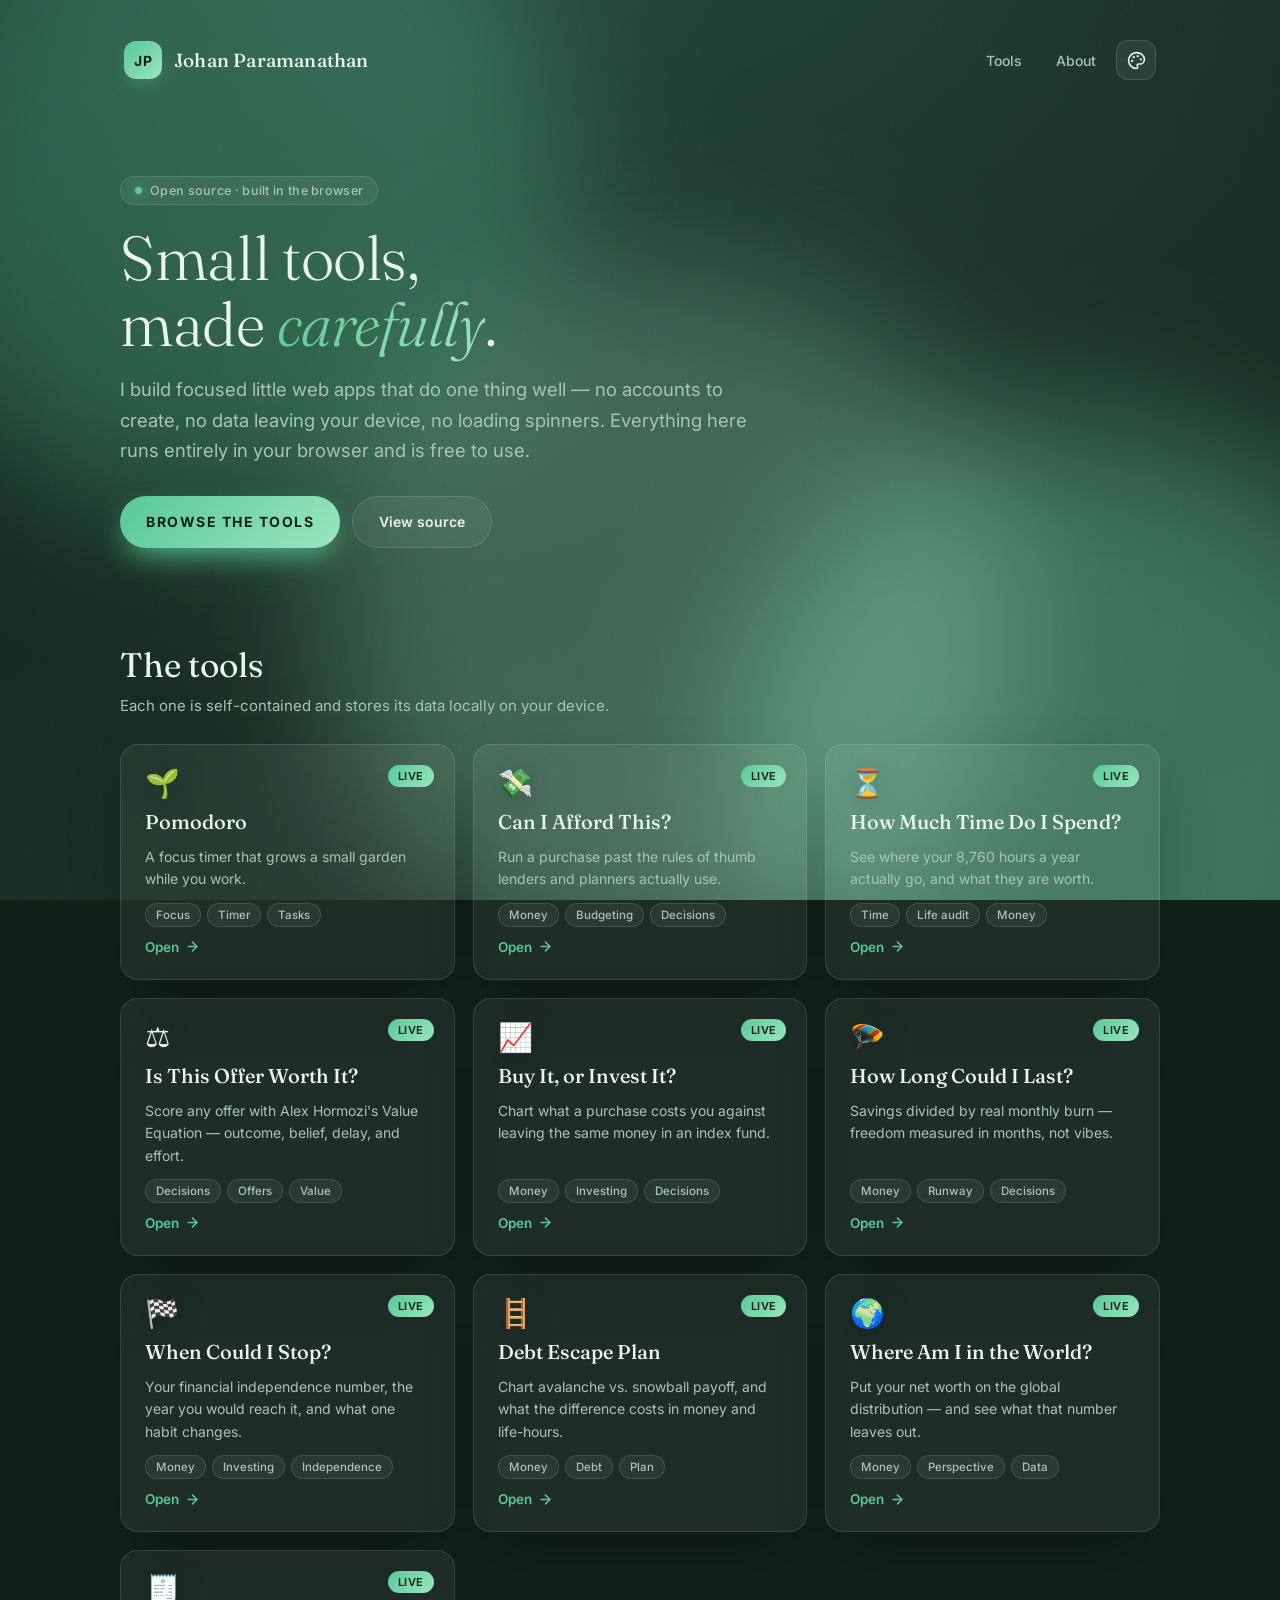
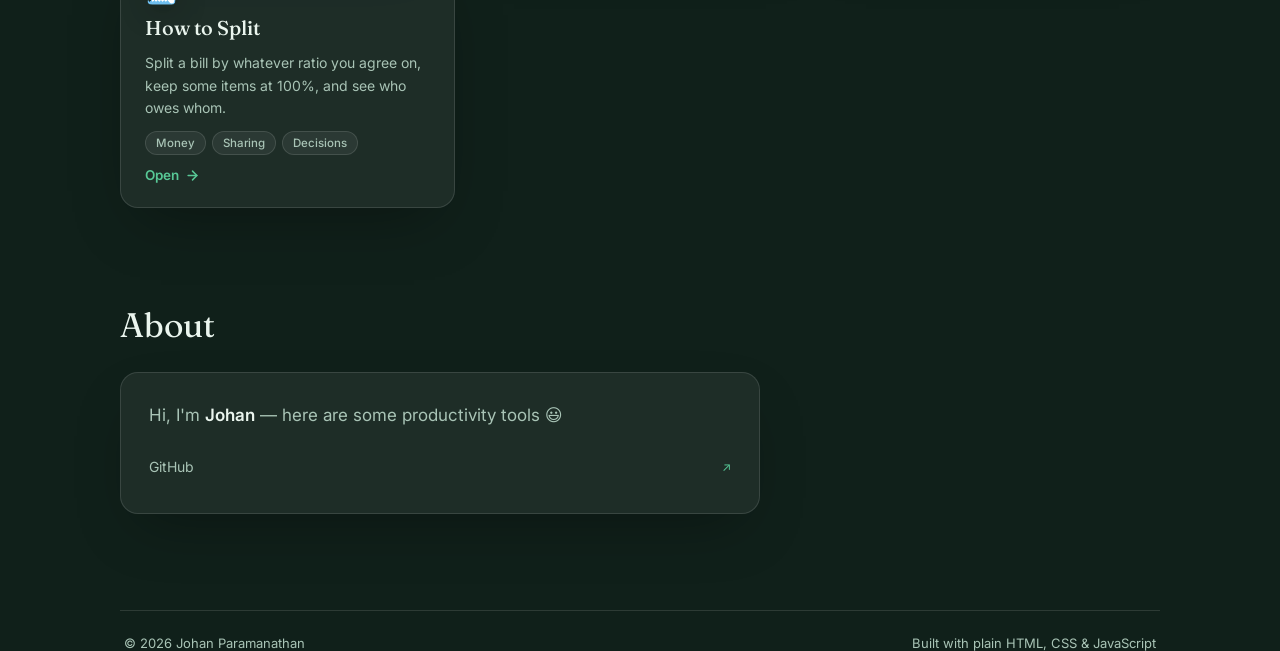
<file: index.html>
<!DOCTYPE html>
<html lang="en" data-theme="forest">
<head>
  <meta charset="UTF-8" />
  <meta name="viewport" content="width=device-width, initial-scale=1.0, viewport-fit=cover" />
  <meta name="theme-color" content="#2f7d5b" />
  <meta name="description" content="A small collection of fast, focused web tools — built and maintained by Johan Paramanathan." />
  <title>Johan Paramanathan — small, useful tools</title>

  <!-- Apply the saved theme before first paint to avoid a colour flash.
       Keep the storage key in sync with assets/js/theme.js. -->
  <script>
    (function () {
      try {
        var t = localStorage.getItem('site.theme');
        if (t) document.documentElement.setAttribute('data-theme', t);
      } catch (e) { /* storage unavailable — the default theme stands */ }
    })();
  </script>

  <link rel="preconnect" href="https://fonts.googleapis.com" />
  <link rel="preconnect" href="https://fonts.gstatic.com" crossorigin />
  <link href="https://fonts.googleapis.com/css2?family=Fraunces:opsz,wght@9..144,300;9..144,400;9..144,500&family=Inter:wght@300;400;500;600;700&display=swap" rel="stylesheet" />
  <link rel="stylesheet" href="assets/css/tokens.css" />
  <link rel="stylesheet" href="assets/css/base.css" />
  <link rel="stylesheet" href="assets/css/home.css" />
  <link rel="icon" href="data:image/svg+xml,%3Csvg xmlns='http://www.w3.org/2000/svg' viewBox='0 0 100 100'%3E%3Crect width='100' height='100' rx='24' fill='%232f7d5b'/%3E%3Ctext x='50' y='68' font-size='52' font-family='Georgia,serif' fill='%23eaf5ee' text-anchor='middle'%3EJP%3C/text%3E%3C/svg%3E" />
</head>
<body>
  <a class="skip-link" href="#tools">Skip to tools</a>

  <div class="aurora" aria-hidden="true">
    <span class="blob b1"></span>
    <span class="blob b2"></span>
    <span class="blob b3"></span>
    <div class="grain"></div>
  </div>

  <div class="home">
    <header class="site-header">
      <a class="brand" href="./" aria-label="Home">
        <span class="brand-mark" aria-hidden="true">JP</span>
        <span class="brand-name">Johan Paramanathan</span>
      </a>
      <nav class="site-nav" aria-label="Primary">
        <a class="nav-link" href="#tools">Tools</a>
        <a class="nav-link" href="#about">About</a>
        <button id="theme-btn" class="icon-btn" title="Change theme" aria-label="Change theme">
          <svg viewBox="0 0 24 24" width="19" height="19" fill="none" stroke="currentColor" stroke-width="2" stroke-linecap="round" stroke-linejoin="round"><circle cx="13.5" cy="6.5" r=".5" fill="currentColor"/><circle cx="17.5" cy="10.5" r=".5" fill="currentColor"/><circle cx="8.5" cy="7.5" r=".5" fill="currentColor"/><circle cx="6.5" cy="12.5" r=".5" fill="currentColor"/><path d="M12 2C6.5 2 2 6.5 2 12s4.5 10 10 10c.926 0 1.648-.746 1.648-1.688 0-.437-.18-.835-.437-1.125-.29-.289-.438-.652-.438-1.125a1.64 1.64 0 0 1 1.668-1.668h1.996c3.051 0 5.555-2.503 5.555-5.554C21.965 6.012 17.461 2 12 2z"/></svg>
        </button>
      </nav>
    </header>

    <main>
      <!-- ---------- Hero ---------- -->
      <!-- TODO: make this yours — the copy below is a starting point. -->
      <section class="hero">
        <p class="hero-eyebrow">Open source · built in the browser</p>
        <h1>Small tools,<br />made <em>carefully</em>.</h1>
        <p class="hero-lede">
          I build focused little web apps that do one thing well — no accounts to create,
          no data leaving your device, no loading spinners. Everything here runs entirely
          in your browser and is free to use.
        </p>
        <div class="hero-actions">
          <a class="ctrl ctrl-primary btn-link" href="#tools">Browse the tools</a>
          <a class="ctrl ctrl-ghost btn-link" href="https://github.com/johanparamanathan19/Productivity-Portfolio" target="_blank" rel="noopener noreferrer">View source</a>
        </div>
      </section>

      <!-- ---------- Tools ---------- -->
      <section id="tools">
        <div class="section-head">
          <h2>The tools</h2>
          <p>Each one is self-contained and stores its data locally on your device.</p>
        </div>
        <div class="tool-grid" id="tool-grid">
          <noscript>
            <p class="tool-tagline">
              This site needs JavaScript to list the tools.
              <a href="tools/pomodoro/">Open the Pomodoro timer →</a>
            </p>
          </noscript>
        </div>
      </section>

      <!-- ---------- About ---------- -->
      <section id="about">
        <div class="section-head">
          <h2>About</h2>
        </div>
        <div class="about-body card">
          <p class="about-lede">Hi, I'm <strong>Johan</strong> — here are some productivity tools 😃</p>
          <ul class="link-list">
            <li><a href="https://github.com/johanparamanathan19" target="_blank" rel="noopener noreferrer">GitHub <span>↗</span></a></li>
          </ul>
        </div>
      </section>
    </main>

    <footer class="site-footer">
      <span>© <span id="year">2026</span> Johan Paramanathan</span>
      <span>Built with plain HTML, CSS &amp; JavaScript</span>
    </footer>
  </div>

  <!-- Theme picker -->
  <div class="modal-backdrop" id="theme-modal" hidden>
    <div class="modal" role="dialog" aria-modal="true" aria-labelledby="theme-title">
      <div class="modal-head">
        <h2 id="theme-title">Theme</h2>
        <button class="icon-btn" data-close aria-label="Close">
          <svg viewBox="0 0 24 24" width="20" height="20" fill="none" stroke="currentColor" stroke-width="2" stroke-linecap="round"><line x1="18" y1="6" x2="6" y2="18"/><line x1="6" y1="6" x2="18" y2="18"/></svg>
        </button>
      </div>
      <div class="modal-body">
        <p style="margin:0 0 16px;color:var(--text-dim);font-size:14px">
          Your choice is remembered and carries across every tool.
        </p>
        <div class="theme-grid" id="theme-grid"></div>
      </div>
      <div class="modal-foot" style="justify-content:flex-end">
        <button class="ctrl ctrl-primary text-btn" data-close>Done</button>
      </div>
    </div>
  </div>

  <script type="module" src="assets/js/home.js"></script>
</body>
</html>
</file>
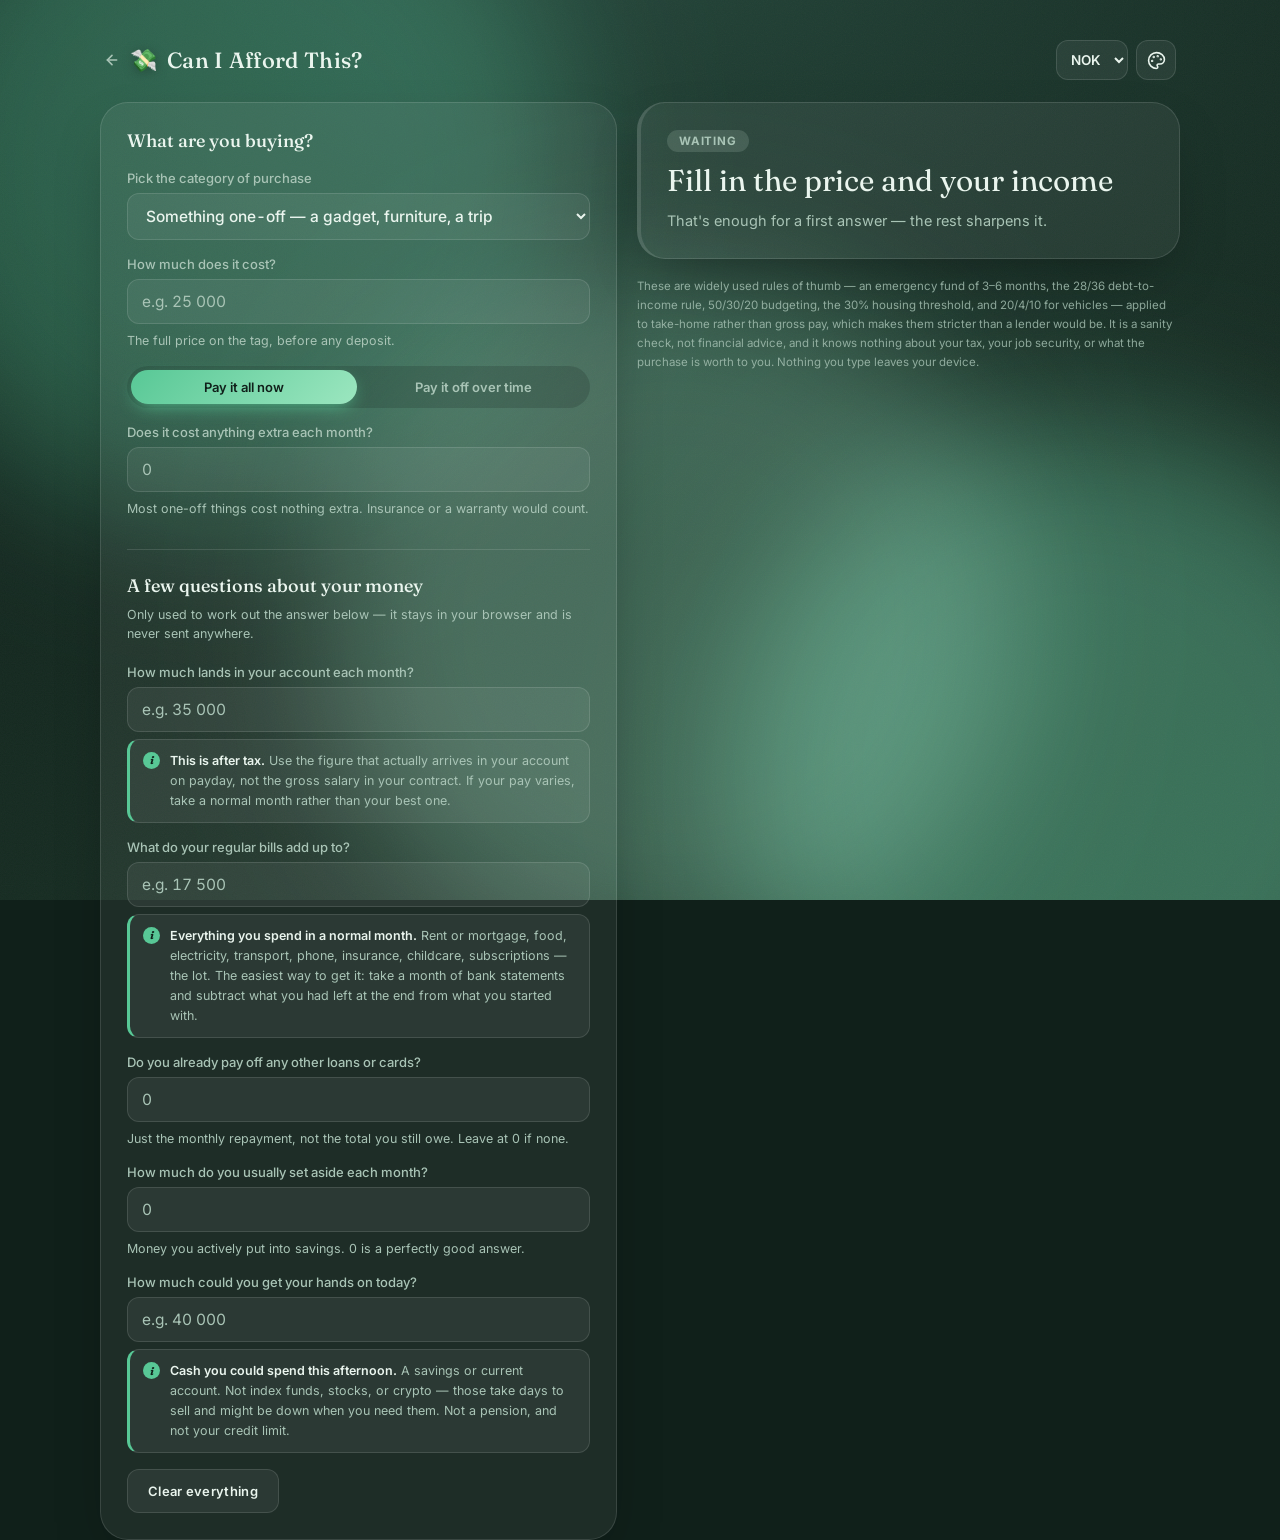
<file: tools/affordability/index.html>
<!DOCTYPE html>
<html lang="en" data-theme="forest">
<head>
  <meta charset="UTF-8" />
  <meta name="viewport" content="width=device-width, initial-scale=1.0, viewport-fit=cover" />
  <meta name="theme-color" content="#2f7d5b" />
  <meta name="description" content="Check whether you can afford a purchase against the rules of thumb lenders and financial planners actually use — emergency fund, debt-to-income, 50/30/20, and 20/4/10." />
  <title>Can I Afford This? — a purchase sanity check</title>

  <!-- Apply the saved theme before first paint. See assets/js/theme.js. -->
  <script>
    (function () {
      try {
        var t = localStorage.getItem('site.theme');
        if (t) document.documentElement.setAttribute('data-theme', t);
      } catch (e) { /* storage unavailable — the default theme stands */ }
    })();
  </script>

  <link rel="preconnect" href="https://fonts.googleapis.com" />
  <link rel="preconnect" href="https://fonts.gstatic.com" crossorigin />
  <link href="https://fonts.googleapis.com/css2?family=Fraunces:opsz,wght@9..144,300;9..144,400;9..144,500&family=Inter:wght@300;400;500;600;700&display=swap" rel="stylesheet" />
  <link rel="stylesheet" href="../../assets/css/tokens.css" />
  <link rel="stylesheet" href="../../assets/css/base.css" />
  <link rel="stylesheet" href="affordability.css" />
  <link rel="icon" href="data:image/svg+xml,%3Csvg xmlns='http://www.w3.org/2000/svg' viewBox='0 0 100 100'%3E%3Ctext y='.9em' font-size='90'%3E%F0%9F%92%B8%3C/text%3E%3C/svg%3E" />
</head>
<body>
  <div class="aurora" aria-hidden="true">
    <span class="blob b1"></span>
    <span class="blob b2"></span>
    <span class="blob b3"></span>
    <div class="grain"></div>
  </div>

  <main class="calc">
    <header class="topbar">
      <a class="back-link" href="../../" aria-label="Back to all tools">
        <svg viewBox="0 0 24 24" width="16" height="16" fill="none" stroke="currentColor" stroke-width="2.4" stroke-linecap="round" stroke-linejoin="round"><line x1="19" y1="12" x2="5" y2="12"/><polyline points="12 19 5 12 12 5"/></svg>
        <span class="mark" aria-hidden="true">💸</span>
        <span class="name">Can I Afford This?</span>
      </a>
      <div class="topbar-actions">
        <label class="sr-only" for="currency">Currency</label>
        <select id="currency" class="currency-select"></select>
        <button id="theme-btn" class="icon-btn" title="Change theme" aria-label="Change theme">
          <svg viewBox="0 0 24 24" width="19" height="19" fill="none" stroke="currentColor" stroke-width="2" stroke-linecap="round" stroke-linejoin="round"><circle cx="13.5" cy="6.5" r=".5" fill="currentColor"/><circle cx="17.5" cy="10.5" r=".5" fill="currentColor"/><circle cx="8.5" cy="7.5" r=".5" fill="currentColor"/><circle cx="6.5" cy="12.5" r=".5" fill="currentColor"/><path d="M12 2C6.5 2 2 6.5 2 12s4.5 10 10 10c.926 0 1.648-.746 1.648-1.688 0-.437-.18-.835-.437-1.125-.29-.289-.438-.652-.438-1.125a1.64 1.64 0 0 1 1.668-1.668h1.996c3.051 0 5.555-2.503 5.555-5.554C21.965 6.012 17.461 2 12 2z"/></svg>
        </button>
      </div>
    </header>

    <div class="calc-grid">
      <!-- ---------- Inputs ---------- -->
      <form class="panel card" id="calc-form" autocomplete="off">
        <h2 class="panel-title">What are you buying?</h2>

        <div class="field">
          <label for="category">Pick the category of purchase</label>
          <select id="category"></select>
        </div>

        <div class="field">
          <label for="price">How much does it cost?</label>
          <input type="number" id="price" min="0" step="any" inputmode="decimal" placeholder="e.g. 25 000" />
          <p class="hint">The full price on the tag, before any deposit.</p>
        </div>

        <div class="seg" role="radiogroup" aria-label="How are you paying?">
          <label class="seg-option">
            <input type="radio" name="pay" value="cash" checked />
            <span>Pay it all now</span>
          </label>
          <label class="seg-option">
            <input type="radio" name="pay" value="financed" />
            <span>Pay it off over time</span>
          </label>
        </div>

        <div id="finance-fields" class="field-row three" hidden>
          <div class="field">
            <label for="deposit">Deposit up front</label>
            <input type="number" id="deposit" min="0" step="any" inputmode="decimal" placeholder="0" />
          </div>
          <div class="field">
            <label for="apr">Interest rate <span class="unit">% APR</span></label>
            <input type="number" id="apr" min="0" step="any" inputmode="decimal" placeholder="e.g. 7" />
            <p class="hint">On the loan offer, or ask whoever is lending you the money.</p>
          </div>
          <div class="field">
            <label for="term">How many months to pay it off</label>
            <input type="number" id="term" min="1" step="1" inputmode="numeric" placeholder="36" />
            <p class="hint">36 months is 3 years, 48 is 4 years.</p>
          </div>
        </div>

        <div class="field">
          <label for="ongoing">Does it cost anything extra each month?</label>
          <input type="number" id="ongoing" min="0" step="any" inputmode="decimal" placeholder="0" />
          <p class="hint" id="ongoing-hint">Most one-off things cost nothing extra. Insurance or a warranty would count.</p>
        </div>

        <h2 class="panel-title">A few questions about your money</h2>
        <p class="section-note">
          Only used to work out the answer below — it stays in your browser and is never sent anywhere.
        </p>

        <div class="field">
          <label for="income">How much lands in your account each month?</label>
          <input type="number" id="income" min="0" step="any" inputmode="decimal" placeholder="e.g. 35 000" />
          <div class="infobox">
            <span class="infobox-icon" aria-hidden="true">i</span>
            <p>
              <strong>This is after tax.</strong> Use the figure that actually arrives in your
              account on payday, not the gross salary in your contract. If your pay varies,
              take a normal month rather than your best one.
            </p>
          </div>
        </div>

        <div class="field">
          <label for="essentials">
            What do your regular bills add up to?
            <button type="button" class="quickfill" id="essentials-fill" hidden>
              Not sure? Use about half my income
            </button>
          </label>
          <input type="number" id="essentials" min="0" step="any" inputmode="decimal" placeholder="e.g. 17 500" />
          <div class="infobox">
            <span class="infobox-icon" aria-hidden="true">i</span>
            <p>
              <strong>Everything you spend in a normal month.</strong> Rent or mortgage, food,
              electricity, transport, phone, insurance, childcare, subscriptions — the lot. The
              easiest way to get it: take a month of bank statements and subtract what you had
              left at the end from what you started with.
            </p>
          </div>
        </div>

        <div class="field">
          <label for="debt">Do you already pay off any other loans or cards?</label>
          <input type="number" id="debt" min="0" step="any" inputmode="decimal" placeholder="0" />
          <p class="hint">Just the monthly repayment, not the total you still owe. Leave at 0 if none.</p>
        </div>

        <div class="field">
          <label for="saving">How much do you usually set aside each month?</label>
          <input type="number" id="saving" min="0" step="any" inputmode="decimal" placeholder="0" />
          <p class="hint">Money you actively put into savings. 0 is a perfectly good answer.</p>
        </div>

        <div class="field">
          <label for="savings">How much could you get your hands on today?</label>
          <input type="number" id="savings" min="0" step="any" inputmode="decimal" placeholder="e.g. 40 000" />
          <div class="infobox">
            <span class="infobox-icon" aria-hidden="true">i</span>
            <p>
              <strong>Cash you could spend this afternoon.</strong> A savings or current
              account. Not index funds, stocks, or crypto — those take days to sell and might
              be down when you need them. Not a pension, and not your credit limit.
            </p>
          </div>
        </div>

        <button type="button" class="ctrl ctrl-ghost text-btn reset-btn" id="reset-btn">Clear everything</button>
      </form>

      <!-- ---------- Results ---------- -->
      <section class="results" aria-live="polite">
        <div class="verdict card" id="verdict" data-tone="empty">
          <span class="verdict-badge" id="verdict-badge">Waiting</span>
          <h2 class="verdict-headline" id="verdict-headline">Fill in the price and your income</h2>
          <p class="verdict-sub" id="verdict-sub">
            That's enough for a first answer — the rest sharpens it.
          </p>
        </div>

        <div id="results-body" hidden>
          <div class="figures" id="figures"></div>

          <h3 class="group-title">The checks</h3>
          <ul class="checks" id="checks"></ul>

          <div id="guidance-wrap" hidden>
            <h3 class="group-title">What would change the answer</h3>
            <ul class="guidance" id="guidance"></ul>
          </div>
        </div>

        <p class="disclaimer">
          These are widely used rules of thumb — an emergency fund of 3–6 months, the 28/36
          debt-to-income rule, 50/30/20 budgeting, the 30% housing threshold, and 20/4/10 for
          vehicles — applied to take-home rather than gross pay, which makes them stricter than a
          lender would be. It is a sanity check, not financial advice, and it knows nothing about
          your tax, your job security, or what the purchase is worth to you. Nothing you type
          leaves your device.
        </p>
      </section>
    </div>
  </main>

  <!-- Theme picker -->
  <div class="modal-backdrop" id="theme-modal" hidden>
    <div class="modal" role="dialog" aria-modal="true" aria-labelledby="theme-title">
      <div class="modal-head">
        <h2 id="theme-title">Theme</h2>
        <button class="icon-btn" data-close aria-label="Close">
          <svg viewBox="0 0 24 24" width="20" height="20" fill="none" stroke="currentColor" stroke-width="2" stroke-linecap="round"><line x1="18" y1="6" x2="6" y2="18"/><line x1="6" y1="6" x2="18" y2="18"/></svg>
        </button>
      </div>
      <div class="modal-body">
        <div class="theme-grid" id="theme-grid"></div>
      </div>
      <div class="modal-foot" style="justify-content:flex-end">
        <button class="ctrl ctrl-primary text-btn" data-close>Done</button>
      </div>
    </div>
  </div>

  <div class="toast" role="status" aria-live="polite"></div>

  <script type="module" src="js/main.js"></script>
</body>
</html>
</file>
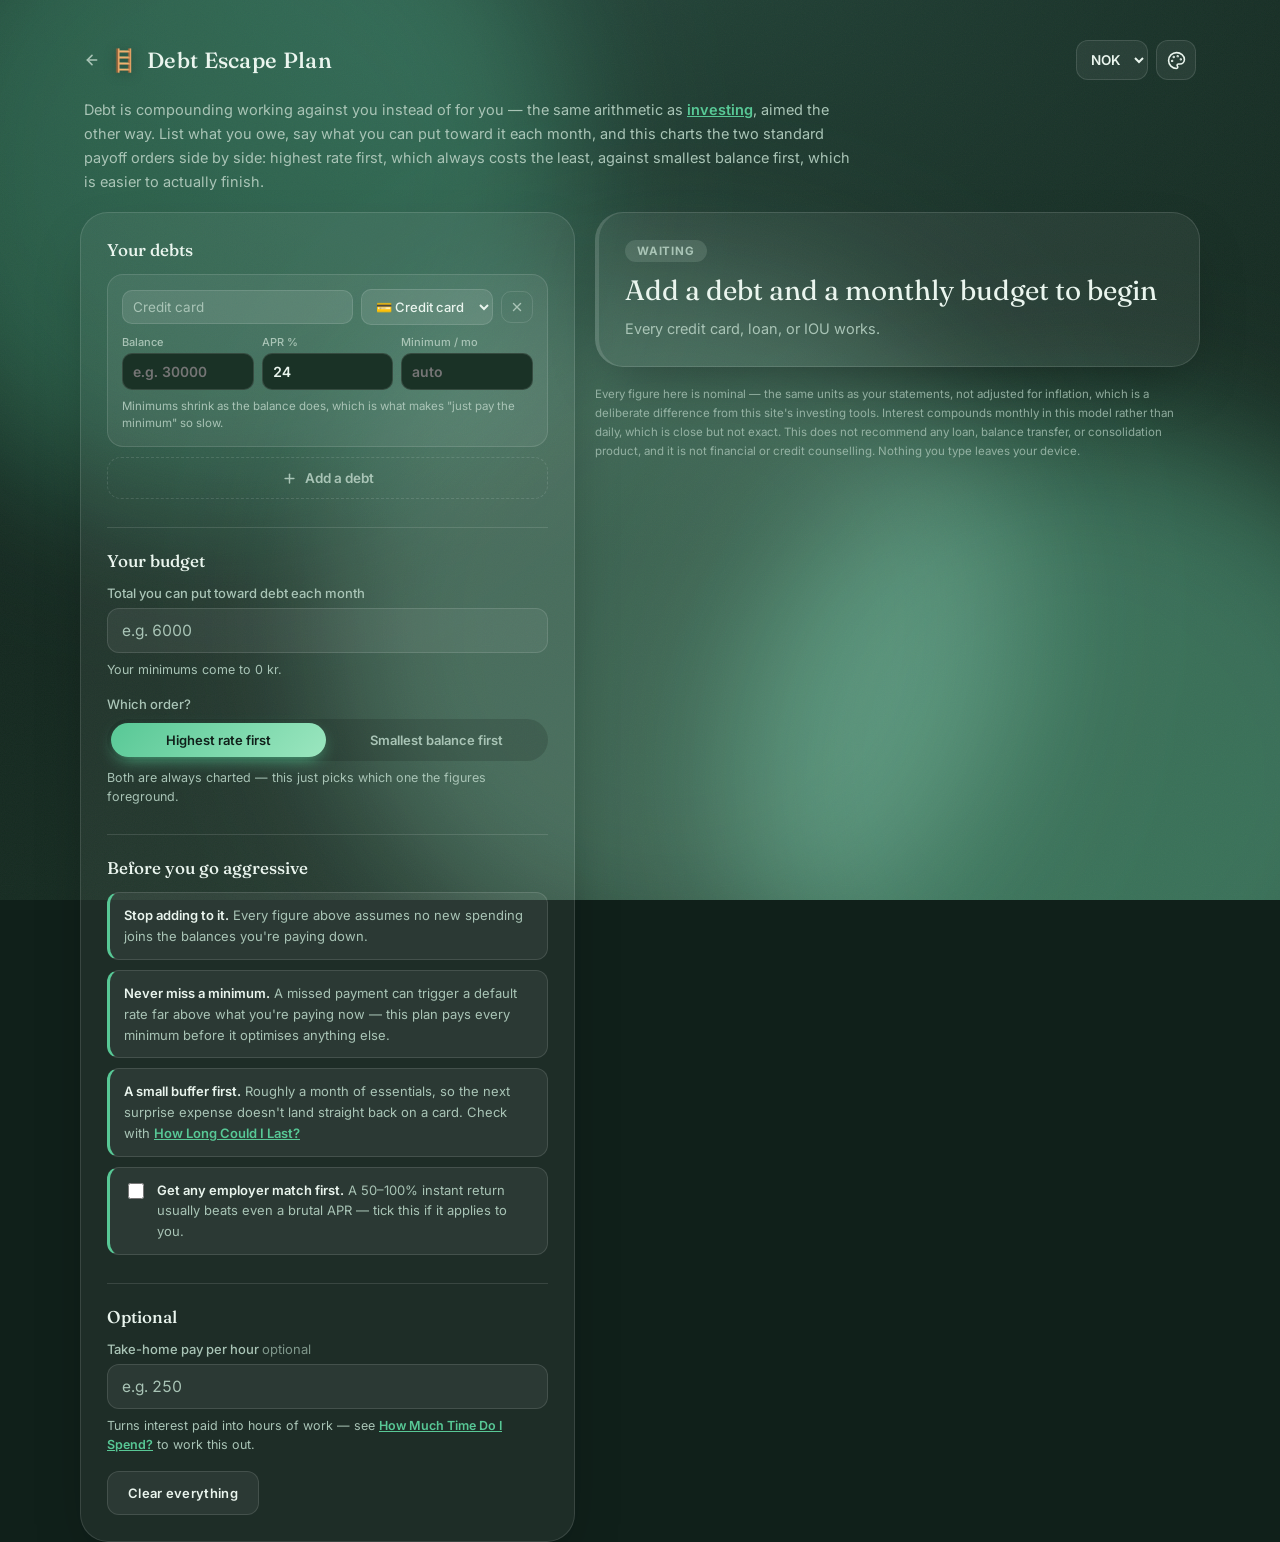
<file: tools/debt/index.html>
<!DOCTYPE html>
<html lang="en" data-theme="forest">
<head>
  <meta charset="UTF-8" />
  <meta name="viewport" content="width=device-width, initial-scale=1.0, viewport-fit=cover" />
  <meta name="theme-color" content="#2f7d5b" />
  <meta name="description" content="Enter your debts and charts avalanche vs. snowball payoff paths, with the interest saved in money and life-hours." />
  <title>Debt Escape Plan — avalanche vs. snowball, charted</title>

  <!-- Apply the saved theme before first paint. See assets/js/theme.js. -->
  <script>
    (function () {
      try {
        var t = localStorage.getItem('site.theme');
        if (t) document.documentElement.setAttribute('data-theme', t);
      } catch (e) { /* storage unavailable — the default theme stands */ }
    })();
  </script>

  <link rel="preconnect" href="https://fonts.googleapis.com" />
  <link rel="preconnect" href="https://fonts.gstatic.com" crossorigin />
  <link href="https://fonts.googleapis.com/css2?family=Fraunces:opsz,wght@9..144,300;9..144,400;9..144,500&family=Inter:wght@300;400;500;600;700&display=swap" rel="stylesheet" />
  <link rel="stylesheet" href="../../assets/css/tokens.css" />
  <link rel="stylesheet" href="../../assets/css/base.css" />
  <link rel="stylesheet" href="debt.css" />
  <link rel="icon" href="data:image/svg+xml,%3Csvg xmlns='http://www.w3.org/2000/svg' viewBox='0 0 100 100'%3E%3Ctext y='.9em' font-size='90'%3E%F0%9F%AA%9C%3C/text%3E%3C/svg%3E" />
</head>
<body>
  <div class="aurora" aria-hidden="true">
    <span class="blob b1"></span>
    <span class="blob b2"></span>
    <span class="blob b3"></span>
    <div class="grain"></div>
  </div>

  <main class="debt-tool">
    <header class="topbar">
      <a class="back-link" href="../../" aria-label="Back to all tools">
        <svg viewBox="0 0 24 24" width="16" height="16" fill="none" stroke="currentColor" stroke-width="2.4" stroke-linecap="round" stroke-linejoin="round"><line x1="19" y1="12" x2="5" y2="12"/><polyline points="12 19 5 12 12 5"/></svg>
        <span class="mark" aria-hidden="true">🪜</span>
        <span class="name">Debt Escape Plan</span>
      </a>
      <div class="topbar-actions">
        <label class="sr-only" for="currency">Currency</label>
        <select id="currency" class="currency-select"></select>
        <button id="theme-btn" class="icon-btn" title="Change theme" aria-label="Change theme">
          <svg viewBox="0 0 24 24" width="19" height="19" fill="none" stroke="currentColor" stroke-width="2" stroke-linecap="round" stroke-linejoin="round"><circle cx="13.5" cy="6.5" r=".5" fill="currentColor"/><circle cx="17.5" cy="10.5" r=".5" fill="currentColor"/><circle cx="8.5" cy="7.5" r=".5" fill="currentColor"/><circle cx="6.5" cy="12.5" r=".5" fill="currentColor"/><path d="M12 2C6.5 2 2 6.5 2 12s4.5 10 10 10c.926 0 1.648-.746 1.648-1.688 0-.437-.18-.835-.437-1.125-.29-.289-.438-.652-.438-1.125a1.64 1.64 0 0 1 1.668-1.668h1.996c3.051 0 5.555-2.503 5.555-5.554C21.965 6.012 17.461 2 12 2z"/></svg>
        </button>
      </div>
    </header>

    <p class="lede">
      Debt is compounding working against you instead of for you — the same arithmetic as
      <a href="../invest/">investing</a>, aimed the other way. List what you owe, say what you can put
      toward it each month, and this charts the two standard payoff orders side by side: highest rate
      first, which always costs the least, against smallest balance first, which is easier to actually
      finish.
    </p>

    <div class="debt-grid">
      <!-- ---------- Inputs ---------- -->
      <form class="panel card" id="debt-form" autocomplete="off">
        <h2 class="panel-title">Your debts</h2>
        <ul class="debt-list" id="debt-list"></ul>
        <button type="button" class="debt-add-btn" id="add-debt-btn">
          <svg viewBox="0 0 24 24" width="15" height="15" fill="none" stroke="currentColor" stroke-width="2.4" stroke-linecap="round"><line x1="12" y1="5" x2="12" y2="19"/><line x1="5" y1="12" x2="19" y2="12"/></svg>
          Add a debt
        </button>

        <h2 class="panel-title">Your budget</h2>
        <div class="field">
          <label for="budget">Total you can put toward debt each month</label>
          <input type="number" id="budget" min="0" step="any" inputmode="decimal" placeholder="e.g. 6000" />
          <p class="hint" id="budget-hint">Your minimums come to 0.</p>
        </div>

        <div class="field">
          <label>Which order?</label>
          <div class="seg" role="radiogroup" aria-label="Payoff strategy" id="strategy-seg">
            <label class="seg-option">
              <input type="radio" name="strategy" value="avalanche" checked />
              <span>Highest rate first</span>
            </label>
            <label class="seg-option">
              <input type="radio" name="strategy" value="snowball" />
              <span>Smallest balance first</span>
            </label>
          </div>
          <p class="hint">Both are always charted — this just picks which one the figures foreground.</p>
        </div>

        <h2 class="panel-title">Before you go aggressive</h2>
        <ol class="checklist">
          <li><strong>Stop adding to it.</strong> Every figure above assumes no new spending joins the balances you're paying down.</li>
          <li><strong>Never miss a minimum.</strong> A missed payment can trigger a default rate far above what you're paying now — this plan pays every minimum before it optimises anything else.</li>
          <li>
            <strong>A small buffer first.</strong> Roughly a month of essentials, so the next surprise expense doesn't land straight back on a card.
            Check with <a href="../runway/">How Long Could I Last?</a>
          </li>
          <li>
            <label class="checklist-check">
              <input type="checkbox" id="has-match" />
              <span><strong>Get any employer match first.</strong> A 50–100% instant return usually beats even a brutal APR — tick this if it applies to you.</span>
            </label>
          </li>
        </ol>

        <h2 class="panel-title">Optional</h2>
        <div class="field">
          <label for="wage">Take-home pay per hour <span class="unit">optional</span></label>
          <input type="number" id="wage" min="0" step="any" inputmode="decimal" placeholder="e.g. 250" />
          <p class="hint">Turns interest paid into hours of work — see <a href="../time/">How Much Time Do I Spend?</a> to work this out.</p>
        </div>

        <button type="button" class="ctrl ctrl-ghost text-btn reset-btn" id="reset-btn">Clear everything</button>
      </form>

      <!-- ---------- Results ---------- -->
      <section class="results" aria-live="polite">
        <div class="verdict card" id="verdict" data-tone="empty">
          <span class="verdict-badge" id="verdict-badge">Waiting</span>
          <h2 class="verdict-headline" id="verdict-headline">Add a debt and a monthly budget to begin</h2>
          <p class="verdict-sub" id="verdict-sub">Every credit card, loan, or IOU works.</p>
        </div>

        <!-- Shown when the budget can't cover the minimums: no chart, just the honest number and where to get help. -->
        <div id="infeasible-body" hidden>
          <div class="figures" id="infeasible-figures"></div>
          <h3 class="group-title">What actually helps here</h3>
          <ul class="guidance" id="infeasible-guidance"></ul>
        </div>

        <div id="results-body" hidden>
          <div class="figures" id="figures"></div>

          <h3 class="group-title">Balance remaining over time</h3>
          <div class="card chart-card">
            <div class="chart-wrap">
              <svg id="chart" class="payoff-chart" role="img" aria-labelledby="chart-title"></svg>
              <p id="chart-title" class="sr-only">
                Line chart of total debt remaining over time under highest-rate-first and
                smallest-balance-first payoff orders, with a minimums-only baseline. Full figures are in
                the table below.
              </p>
              <div class="pc-tooltip" id="chart-tooltip" hidden></div>
            </div>
            <ul class="pc-legend" id="chart-legend"></ul>
            <button type="button" class="table-toggle" id="table-toggle" aria-expanded="false" aria-controls="chart-table-wrap">
              Show the numbers
            </button>
            <div class="table-wrap" id="chart-table-wrap" hidden>
              <table class="pc-table" id="chart-table"></table>
            </div>
          </div>

          <h3 class="group-title">Payoff order</h3>
          <ol class="timeline" id="timeline"></ol>

          <h3 class="group-title">The lever that usually beats the order</h3>
          <div class="card lever-card">
            <p class="hint" id="lever-target"></p>
            <div class="field">
              <label for="lever-apr">Cut that rate to <strong id="lever-apr-readout">5%</strong></label>
              <input type="range" id="lever-apr" min="0" max="30" step="0.5" value="5" />
            </div>
            <div class="lever-result" id="lever-result">
              <p class="lever-empty">Add debts and a budget to see what a rate cut is worth.</p>
            </div>
          </div>

          <h3 class="group-title">What this means</h3>
          <ul class="guidance" id="guidance"></ul>
        </div>

        <p class="disclaimer">
          Every figure here is nominal — the same units as your statements, not adjusted for inflation,
          which is a deliberate difference from this site's investing tools. Interest compounds monthly
          in this model rather than daily, which is close but not exact. This does not recommend any
          loan, balance transfer, or consolidation product, and it is not financial or credit counselling.
          Nothing you type leaves your device.
        </p>
      </section>
    </div>
  </main>

  <!-- Theme picker -->
  <div class="modal-backdrop" id="theme-modal" hidden>
    <div class="modal" role="dialog" aria-modal="true" aria-labelledby="theme-title">
      <div class="modal-head">
        <h2 id="theme-title">Theme</h2>
        <button class="icon-btn" data-close aria-label="Close">
          <svg viewBox="0 0 24 24" width="20" height="20" fill="none" stroke="currentColor" stroke-width="2" stroke-linecap="round"><line x1="18" y1="6" x2="6" y2="18"/><line x1="6" y1="6" x2="18" y2="18"/></svg>
        </button>
      </div>
      <div class="modal-body">
        <div class="theme-grid" id="theme-grid"></div>
      </div>
      <div class="modal-foot" style="justify-content:flex-end">
        <button class="ctrl ctrl-primary text-btn" data-close>Done</button>
      </div>
    </div>
  </div>

  <div class="toast" role="status" aria-live="polite"></div>

  <script type="module" src="js/main.js"></script>
</body>
</html>
</file>
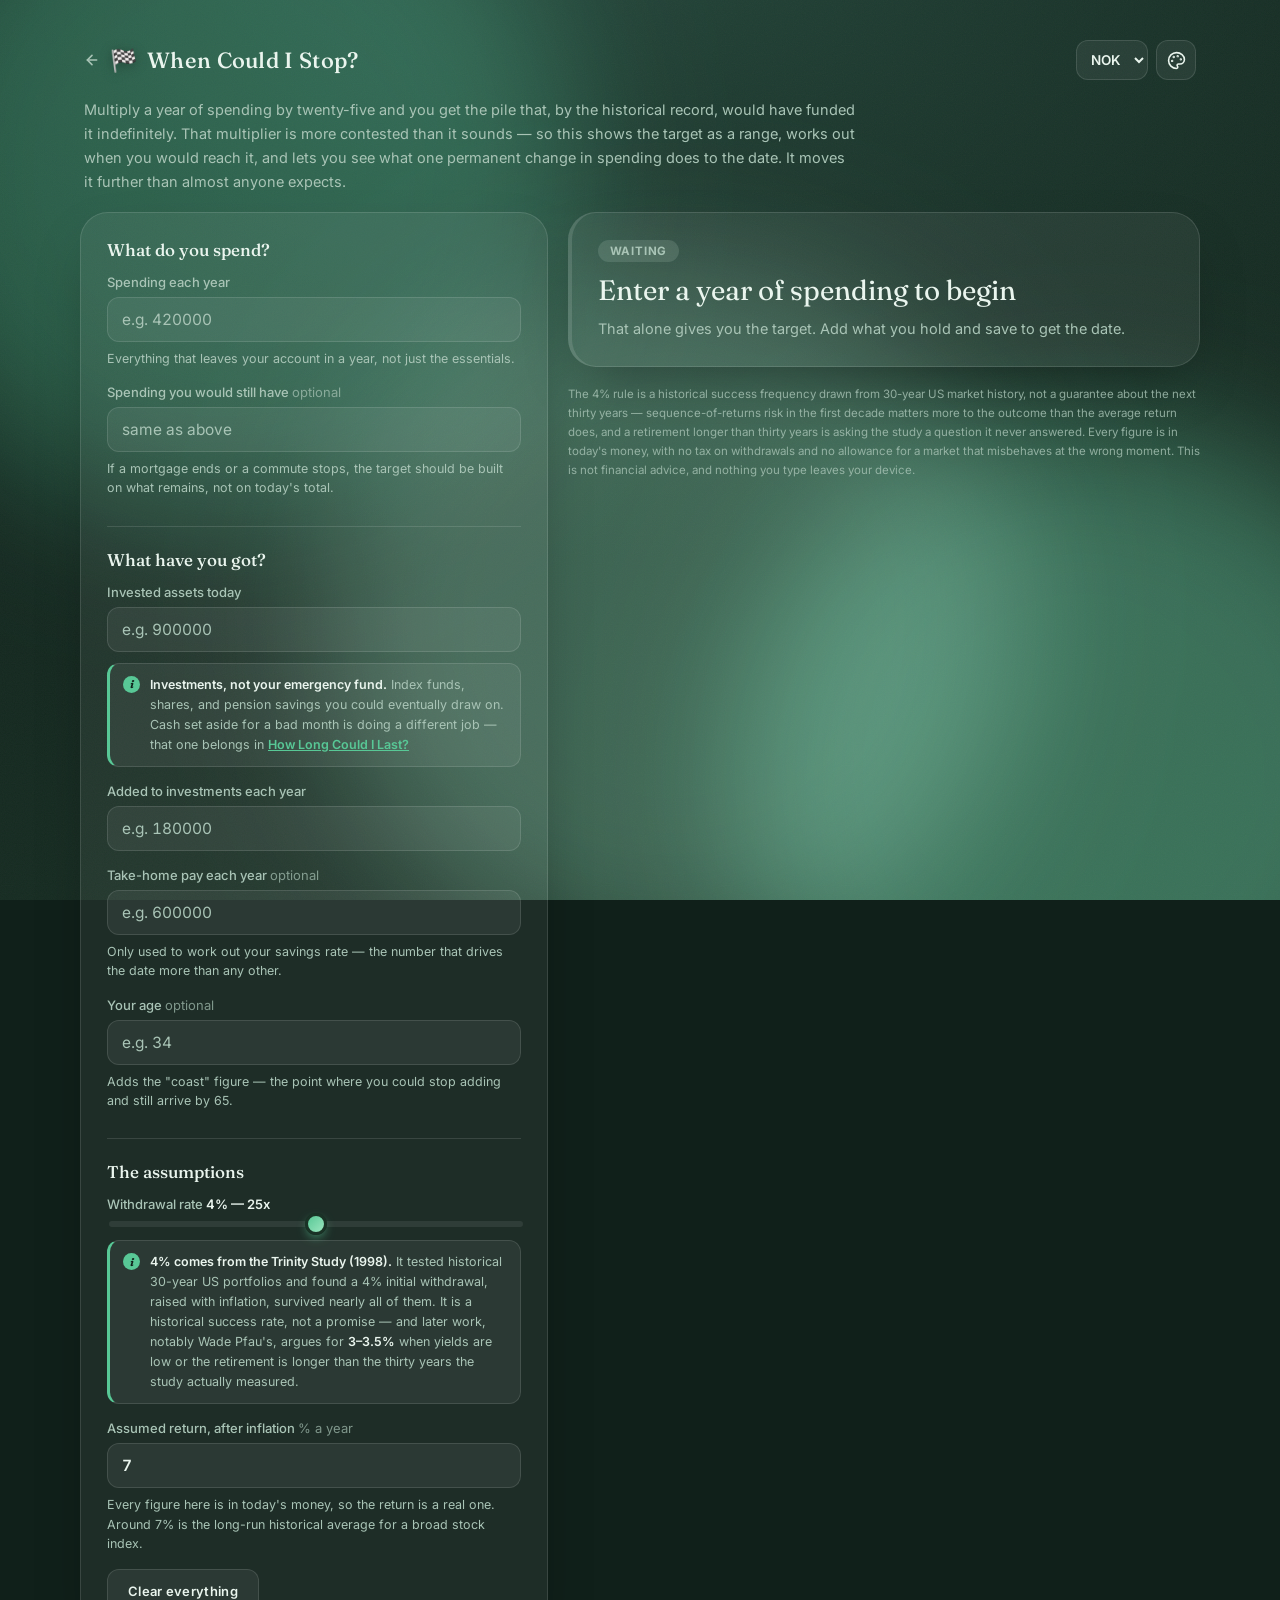
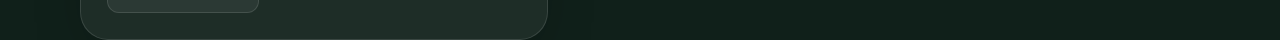
<file: tools/fi/index.html>
<!DOCTYPE html>
<html lang="en" data-theme="forest">
<head>
  <meta charset="UTF-8" />
  <meta name="viewport" content="width=device-width, initial-scale=1.0, viewport-fit=cover" />
  <meta name="theme-color" content="#2f7d5b" />
  <meta name="description" content="Your financial independence number from the Trinity Study's 4% rule, when you would reach it, and what one permanent change in spending does to that date." />
  <title>When Could I Stop? — your financial independence number</title>

  <!-- Apply the saved theme before first paint. See assets/js/theme.js. -->
  <script>
    (function () {
      try {
        var t = localStorage.getItem('site.theme');
        if (t) document.documentElement.setAttribute('data-theme', t);
      } catch (e) { /* storage unavailable — the default theme stands */ }
    })();
  </script>

  <link rel="preconnect" href="https://fonts.googleapis.com" />
  <link rel="preconnect" href="https://fonts.gstatic.com" crossorigin />
  <link href="https://fonts.googleapis.com/css2?family=Fraunces:opsz,wght@9..144,300;9..144,400;9..144,500&family=Inter:wght@300;400;500;600;700&display=swap" rel="stylesheet" />
  <link rel="stylesheet" href="../../assets/css/tokens.css" />
  <link rel="stylesheet" href="../../assets/css/base.css" />
  <link rel="stylesheet" href="fi.css" />
  <link rel="icon" href="data:image/svg+xml,%3Csvg xmlns='http://www.w3.org/2000/svg' viewBox='0 0 100 100'%3E%3Ctext y='.9em' font-size='90'%3E%F0%9F%8F%81%3C/text%3E%3C/svg%3E" />
</head>
<body>
  <div class="aurora" aria-hidden="true">
    <span class="blob b1"></span>
    <span class="blob b2"></span>
    <span class="blob b3"></span>
    <div class="grain"></div>
  </div>

  <main class="fi-tool">
    <header class="topbar">
      <a class="back-link" href="../../" aria-label="Back to all tools">
        <svg viewBox="0 0 24 24" width="16" height="16" fill="none" stroke="currentColor" stroke-width="2.4" stroke-linecap="round" stroke-linejoin="round"><line x1="19" y1="12" x2="5" y2="12"/><polyline points="12 19 5 12 12 5"/></svg>
        <span class="mark" aria-hidden="true">🏁</span>
        <span class="name">When Could I Stop?</span>
      </a>
      <div class="topbar-actions">
        <label class="sr-only" for="currency">Currency</label>
        <select id="currency" class="currency-select"></select>
        <button id="theme-btn" class="icon-btn" title="Change theme" aria-label="Change theme">
          <svg viewBox="0 0 24 24" width="19" height="19" fill="none" stroke="currentColor" stroke-width="2" stroke-linecap="round" stroke-linejoin="round"><circle cx="13.5" cy="6.5" r=".5" fill="currentColor"/><circle cx="17.5" cy="10.5" r=".5" fill="currentColor"/><circle cx="8.5" cy="7.5" r=".5" fill="currentColor"/><circle cx="6.5" cy="12.5" r=".5" fill="currentColor"/><path d="M12 2C6.5 2 2 6.5 2 12s4.5 10 10 10c.926 0 1.648-.746 1.648-1.688 0-.437-.18-.835-.437-1.125-.29-.289-.438-.652-.438-1.125a1.64 1.64 0 0 1 1.668-1.668h1.996c3.051 0 5.555-2.503 5.555-5.554C21.965 6.012 17.461 2 12 2z"/></svg>
        </button>
      </div>
    </header>

    <p class="lede">
      Multiply a year of spending by twenty-five and you get the pile that, by the historical record,
      would have funded it indefinitely. That multiplier is more contested than it sounds — so this
      shows the target as a range, works out when you would reach it, and lets you see what one
      permanent change in spending does to the date. It moves it further than almost anyone expects.
    </p>

    <div class="fi-grid">
      <!-- ---------- Inputs ---------- -->
      <form class="panel card" id="fi-form" autocomplete="off">
        <h2 class="panel-title">What do you spend?</h2>

        <div class="field">
          <label for="expenses">Spending each year</label>
          <input type="number" id="expenses" min="0" step="any" inputmode="decimal" placeholder="e.g. 420000" />
          <p class="hint">Everything that leaves your account in a year, not just the essentials.</p>
        </div>

        <div class="field">
          <label for="retirement-expenses">Spending you would still have <span class="unit">optional</span></label>
          <input type="number" id="retirement-expenses" min="0" step="any" inputmode="decimal" placeholder="same as above" />
          <p class="hint">If a mortgage ends or a commute stops, the target should be built on what remains, not on today's total.</p>
        </div>

        <h2 class="panel-title">What have you got?</h2>

        <div class="field">
          <label for="portfolio">Invested assets today</label>
          <input type="number" id="portfolio" min="0" step="any" inputmode="decimal" placeholder="e.g. 900000" />
          <div class="infobox">
            <span class="infobox-icon" aria-hidden="true">i</span>
            <p>
              <strong>Investments, not your emergency fund.</strong> Index funds, shares, and pension
              savings you could eventually draw on. Cash set aside for a bad month is doing a
              different job — that one belongs in <a href="../runway/">How Long Could I Last?</a>
            </p>
          </div>
        </div>

        <div class="field">
          <label for="saving">Added to investments each year</label>
          <input type="number" id="saving" min="0" step="any" inputmode="decimal" placeholder="e.g. 180000" />
        </div>

        <div class="field">
          <label for="income">Take-home pay each year <span class="unit">optional</span></label>
          <input type="number" id="income" min="0" step="any" inputmode="decimal" placeholder="e.g. 600000" />
          <p class="hint">Only used to work out your savings rate — the number that drives the date more than any other.</p>
        </div>

        <div class="field">
          <label for="age">Your age <span class="unit">optional</span></label>
          <input type="number" id="age" min="0" max="100" step="1" inputmode="numeric" placeholder="e.g. 34" />
          <p class="hint">Adds the "coast" figure — the point where you could stop adding and still arrive by 65.</p>
        </div>

        <h2 class="panel-title">The assumptions</h2>

        <div class="field">
          <label for="swr">Withdrawal rate <strong id="swr-readout">4% — 25x</strong></label>
          <input type="range" id="swr" min="3" max="5" step="0.1" value="4" />
          <div class="infobox">
            <span class="infobox-icon" aria-hidden="true">i</span>
            <p>
              <strong>4% comes from the Trinity Study (1998).</strong> It tested historical 30-year
              US portfolios and found a 4% initial withdrawal, raised with inflation, survived nearly
              all of them. It is a historical success rate, not a promise — and later work, notably
              Wade Pfau's, argues for <strong>3–3.5%</strong> when yields are low or the retirement
              is longer than the thirty years the study actually measured.
            </p>
          </div>
        </div>

        <div class="field">
          <label for="return-rate">Assumed return, after inflation <span class="unit">% a year</span></label>
          <input type="number" id="return-rate" min="0" max="12" step="0.5" inputmode="decimal" />
          <p class="hint">Every figure here is in today's money, so the return is a real one. Around 7% is the long-run historical average for a broad stock index.</p>
        </div>

        <button type="button" class="ctrl ctrl-ghost text-btn reset-btn" id="reset-btn">Clear everything</button>
      </form>

      <!-- ---------- Results ---------- -->
      <section class="results" aria-live="polite">
        <div class="verdict card" id="verdict" data-tone="empty">
          <span class="verdict-badge" id="verdict-badge">Waiting</span>
          <h2 class="verdict-headline" id="verdict-headline">Enter a year of spending to begin</h2>
          <p class="verdict-sub" id="verdict-sub">That alone gives you the target. Add what you hold and save to get the date.</p>
        </div>

        <div id="results-body" hidden>
          <div class="card hero-card" data-tone="empty" id="hero-card">
            <div class="hero-eyebrow" id="hero-eyebrow">Your number</div>
            <div class="hero-number" id="hero-number">—</div>
            <div class="hero-label" id="hero-label">at a 4% withdrawal rate</div>
            <p class="hero-range" id="hero-range"></p>

            <div class="progress-wrap">
              <div class="progress-track" id="progress-track"></div>
              <div class="progress-meta">
                <span id="progress-now"></span>
                <span id="progress-pct"></span>
              </div>
            </div>
            <p class="sr-only" id="progress-sr"></p>
          </div>

          <div class="figures" id="figures"></div>

          <h3 class="group-title">Getting there</h3>
          <div class="card chart-card">
            <div class="chart-wrap">
              <svg id="chart" class="fi-chart" role="img" aria-labelledby="chart-title"></svg>
              <p id="chart-title" class="sr-only">
                Line chart of your portfolio growing over time against the financial independence
                target, drawn as a band between the 4% and 3% withdrawal rates. Full figures are in
                the table below.
              </p>
              <div class="fc-tooltip" id="chart-tooltip" hidden></div>
            </div>
            <ul class="fc-legend" id="chart-legend"></ul>
            <button type="button" class="table-toggle" id="table-toggle" aria-expanded="false" aria-controls="chart-table-wrap">
              Show the numbers
            </button>
            <div class="table-wrap" id="chart-table-wrap" hidden>
              <table class="fc-table" id="chart-table"></table>
            </div>
          </div>

          <h3 class="group-title">The lever that actually moves the date</h3>
          <div class="card lever-card">
            <div class="field">
              <label for="lever-amount">Cut from your yearly spending, permanently</label>
              <input type="number" id="lever-amount" min="0" step="any" inputmode="decimal" placeholder="e.g. 60000" />
            </div>
            <div class="lever-result" id="lever-result">
              <p class="lever-empty">Enter an amount to see what a permanent cut is worth.</p>
            </div>
          </div>

          <h3 class="group-title">What this means</h3>
          <ul class="guidance" id="guidance"></ul>
        </div>

        <p class="disclaimer">
          The 4% rule is a historical success frequency drawn from 30-year US market history, not a
          guarantee about the next thirty years — sequence-of-returns risk in the first decade
          matters more to the outcome than the average return does, and a retirement longer than
          thirty years is asking the study a question it never answered. Every figure is in today's
          money, with no tax on withdrawals and no allowance for a market that misbehaves at the
          wrong moment. This is not financial advice, and nothing you type leaves your device.
        </p>
      </section>
    </div>
  </main>

  <!-- Theme picker -->
  <div class="modal-backdrop" id="theme-modal" hidden>
    <div class="modal" role="dialog" aria-modal="true" aria-labelledby="theme-title">
      <div class="modal-head">
        <h2 id="theme-title">Theme</h2>
        <button class="icon-btn" data-close aria-label="Close">
          <svg viewBox="0 0 24 24" width="20" height="20" fill="none" stroke="currentColor" stroke-width="2" stroke-linecap="round"><line x1="18" y1="6" x2="6" y2="18"/><line x1="6" y1="6" x2="18" y2="18"/></svg>
        </button>
      </div>
      <div class="modal-body">
        <div class="theme-grid" id="theme-grid"></div>
      </div>
      <div class="modal-foot" style="justify-content:flex-end">
        <button class="ctrl ctrl-primary text-btn" data-close>Done</button>
      </div>
    </div>
  </div>

  <div class="toast" role="status" aria-live="polite"></div>

  <script type="module" src="js/main.js"></script>
</body>
</html>
</file>
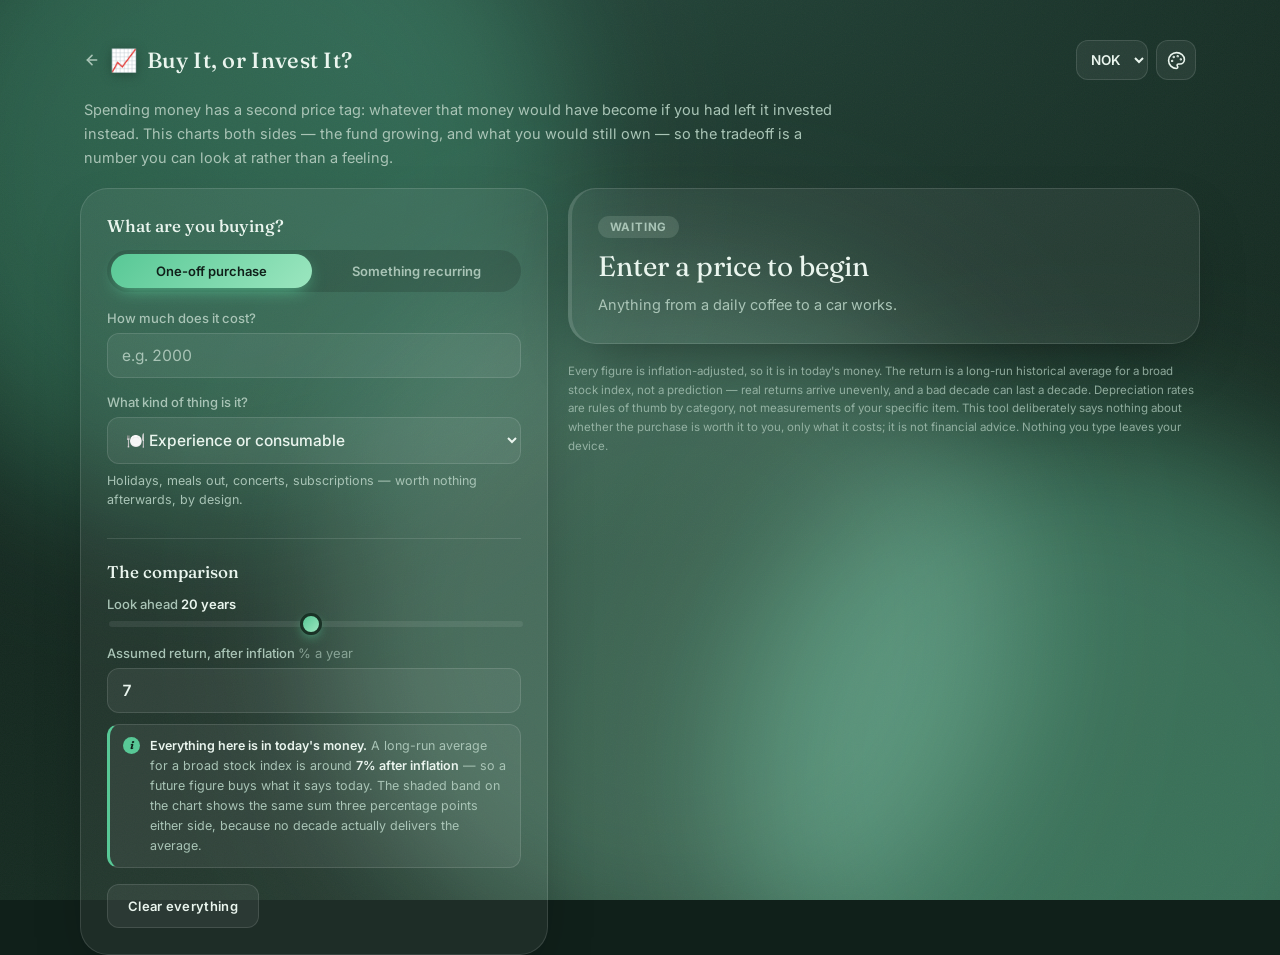
<file: tools/invest/index.html>
<!DOCTYPE html>
<html lang="en" data-theme="forest">
<head>
  <meta charset="UTF-8" />
  <meta name="viewport" content="width=device-width, initial-scale=1.0, viewport-fit=cover" />
  <meta name="theme-color" content="#2f7d5b" />
  <meta name="description" content="Compare buying something now against investing the same money in an index fund, charted over time in today's money." />
  <title>Buy It, or Invest It? — the real cost of a purchase</title>

  <!-- Apply the saved theme before first paint. See assets/js/theme.js. -->
  <script>
    (function () {
      try {
        var t = localStorage.getItem('site.theme');
        if (t) document.documentElement.setAttribute('data-theme', t);
      } catch (e) { /* storage unavailable — the default theme stands */ }
    })();
  </script>

  <link rel="preconnect" href="https://fonts.googleapis.com" />
  <link rel="preconnect" href="https://fonts.gstatic.com" crossorigin />
  <link href="https://fonts.googleapis.com/css2?family=Fraunces:opsz,wght@9..144,300;9..144,400;9..144,500&family=Inter:wght@300;400;500;600;700&display=swap" rel="stylesheet" />
  <link rel="stylesheet" href="../../assets/css/tokens.css" />
  <link rel="stylesheet" href="../../assets/css/base.css" />
  <link rel="stylesheet" href="invest.css" />
  <link rel="icon" href="data:image/svg+xml,%3Csvg xmlns='http://www.w3.org/2000/svg' viewBox='0 0 100 100'%3E%3Ctext y='.9em' font-size='90'%3E%F0%9F%93%88%3C/text%3E%3C/svg%3E" />
</head>
<body>
  <div class="aurora" aria-hidden="true">
    <span class="blob b1"></span>
    <span class="blob b2"></span>
    <span class="blob b3"></span>
    <div class="grain"></div>
  </div>

  <main class="invest-tool">
    <header class="topbar">
      <a class="back-link" href="../../" aria-label="Back to all tools">
        <svg viewBox="0 0 24 24" width="16" height="16" fill="none" stroke="currentColor" stroke-width="2.4" stroke-linecap="round" stroke-linejoin="round"><line x1="19" y1="12" x2="5" y2="12"/><polyline points="12 19 5 12 12 5"/></svg>
        <span class="mark" aria-hidden="true">📈</span>
        <span class="name">Buy It, or Invest It?</span>
      </a>
      <div class="topbar-actions">
        <label class="sr-only" for="currency">Currency</label>
        <select id="currency" class="currency-select"></select>
        <button id="theme-btn" class="icon-btn" title="Change theme" aria-label="Change theme">
          <svg viewBox="0 0 24 24" width="19" height="19" fill="none" stroke="currentColor" stroke-width="2" stroke-linecap="round" stroke-linejoin="round"><circle cx="13.5" cy="6.5" r=".5" fill="currentColor"/><circle cx="17.5" cy="10.5" r=".5" fill="currentColor"/><circle cx="8.5" cy="7.5" r=".5" fill="currentColor"/><circle cx="6.5" cy="12.5" r=".5" fill="currentColor"/><path d="M12 2C6.5 2 2 6.5 2 12s4.5 10 10 10c.926 0 1.648-.746 1.648-1.688 0-.437-.18-.835-.437-1.125-.29-.289-.438-.652-.438-1.125a1.64 1.64 0 0 1 1.668-1.668h1.996c3.051 0 5.555-2.503 5.555-5.554C21.965 6.012 17.461 2 12 2z"/></svg>
        </button>
      </div>
    </header>

    <p class="lede">
      Spending money has a second price tag: whatever that money would have become if you had left it
      invested instead. This charts both sides — the fund growing, and what you would still own — so
      the tradeoff is a number you can look at rather than a feeling.
    </p>

    <div class="invest-grid">
      <!-- ---------- Inputs ---------- -->
      <form class="panel card" id="invest-form" autocomplete="off">
        <h2 class="panel-title">What are you buying?</h2>

        <div class="seg" role="radiogroup" aria-label="Purchase type">
          <label class="seg-option">
            <input type="radio" name="mode" value="oneoff" checked />
            <span>One-off purchase</span>
          </label>
          <label class="seg-option">
            <input type="radio" name="mode" value="recurring" />
            <span>Something recurring</span>
          </label>
        </div>

        <div class="field">
          <label for="amount" id="amount-label">How much does it cost?</label>
          <div class="amount-row">
            <input type="number" id="amount" min="0" step="any" inputmode="decimal" placeholder="e.g. 2000" />
            <select id="frequency" aria-label="How often" hidden></select>
          </div>
        </div>

        <div class="field">
          <label for="category">What kind of thing is it?</label>
          <select id="category"></select>
          <p class="hint" id="category-note"></p>
        </div>

        <div class="field" id="custom-field" hidden>
          <label for="custom-depreciation">How much value does it lose each year? <span class="unit">%</span></label>
          <input type="number" id="custom-depreciation" min="0" max="100" step="any" inputmode="decimal" placeholder="15" />
        </div>

        <h2 class="panel-title">The comparison</h2>

        <div class="field">
          <label for="years">Look ahead <strong id="years-readout">20 years</strong></label>
          <input type="range" id="years" min="1" max="40" step="1" value="20" />
        </div>

        <div class="field">
          <label for="return-rate">Assumed return, after inflation <span class="unit">% a year</span></label>
          <input type="number" id="return-rate" min="0" max="15" step="0.5" inputmode="decimal" />
          <div class="infobox">
            <span class="infobox-icon" aria-hidden="true">i</span>
            <p>
              <strong>Everything here is in today's money.</strong> A long-run average for a broad
              stock index is around <strong>7% after inflation</strong> — so a future figure buys
              what it says today. The shaded band on the chart shows the same sum three percentage
              points either side, because no decade actually delivers the average.
            </p>
          </div>
        </div>

        <button type="button" class="ctrl ctrl-ghost text-btn reset-btn" id="reset-btn">Clear everything</button>
      </form>

      <!-- ---------- Results ---------- -->
      <section class="results" aria-live="polite">
        <div class="verdict card" id="verdict" data-tone="empty">
          <span class="verdict-badge" id="verdict-badge">Waiting</span>
          <h2 class="verdict-headline" id="verdict-headline">Enter a price to begin</h2>
          <p class="verdict-sub" id="verdict-sub">Anything from a daily coffee to a car works.</p>
        </div>

        <div id="results-body" hidden>
          <div class="figures" id="figures"></div>

          <h3 class="group-title">Value over time</h3>
          <div class="card chart-card">
            <div class="chart-wrap">
              <svg id="chart" class="growth-chart" role="img" aria-labelledby="chart-title"></svg>
              <p id="chart-title" class="sr-only">
                Line chart comparing the value of an index fund investment against the resale value of
                the purchase, over the chosen number of years. Full figures are in the table below.
              </p>
              <div class="gc-tooltip" id="chart-tooltip" hidden></div>
            </div>
            <ul class="gc-legend" id="chart-legend"></ul>
            <button type="button" class="table-toggle" id="table-toggle" aria-expanded="false" aria-controls="chart-table-wrap">
              Show the numbers
            </button>
            <div class="table-wrap" id="chart-table-wrap" hidden>
              <table class="gc-table" id="chart-table"></table>
            </div>
          </div>

          <h3 class="group-title">What this means</h3>
          <ul class="guidance" id="guidance"></ul>
        </div>

        <p class="disclaimer">
          Every figure is inflation-adjusted, so it is in today's money. The return is a long-run
          historical average for a broad stock index, not a prediction — real returns arrive unevenly,
          and a bad decade can last a decade. Depreciation rates are rules of thumb by category, not
          measurements of your specific item. This tool deliberately says nothing about whether the
          purchase is worth it to you, only what it costs; it is not financial advice. Nothing you
          type leaves your device.
        </p>
      </section>
    </div>
  </main>

  <!-- Theme picker -->
  <div class="modal-backdrop" id="theme-modal" hidden>
    <div class="modal" role="dialog" aria-modal="true" aria-labelledby="theme-title">
      <div class="modal-head">
        <h2 id="theme-title">Theme</h2>
        <button class="icon-btn" data-close aria-label="Close">
          <svg viewBox="0 0 24 24" width="20" height="20" fill="none" stroke="currentColor" stroke-width="2" stroke-linecap="round"><line x1="18" y1="6" x2="6" y2="18"/><line x1="6" y1="6" x2="18" y2="18"/></svg>
        </button>
      </div>
      <div class="modal-body">
        <div class="theme-grid" id="theme-grid"></div>
      </div>
      <div class="modal-foot" style="justify-content:flex-end">
        <button class="ctrl ctrl-primary text-btn" data-close>Done</button>
      </div>
    </div>
  </div>

  <div class="toast" role="status" aria-live="polite"></div>

  <script type="module" src="js/main.js"></script>
</body>
</html>
</file>
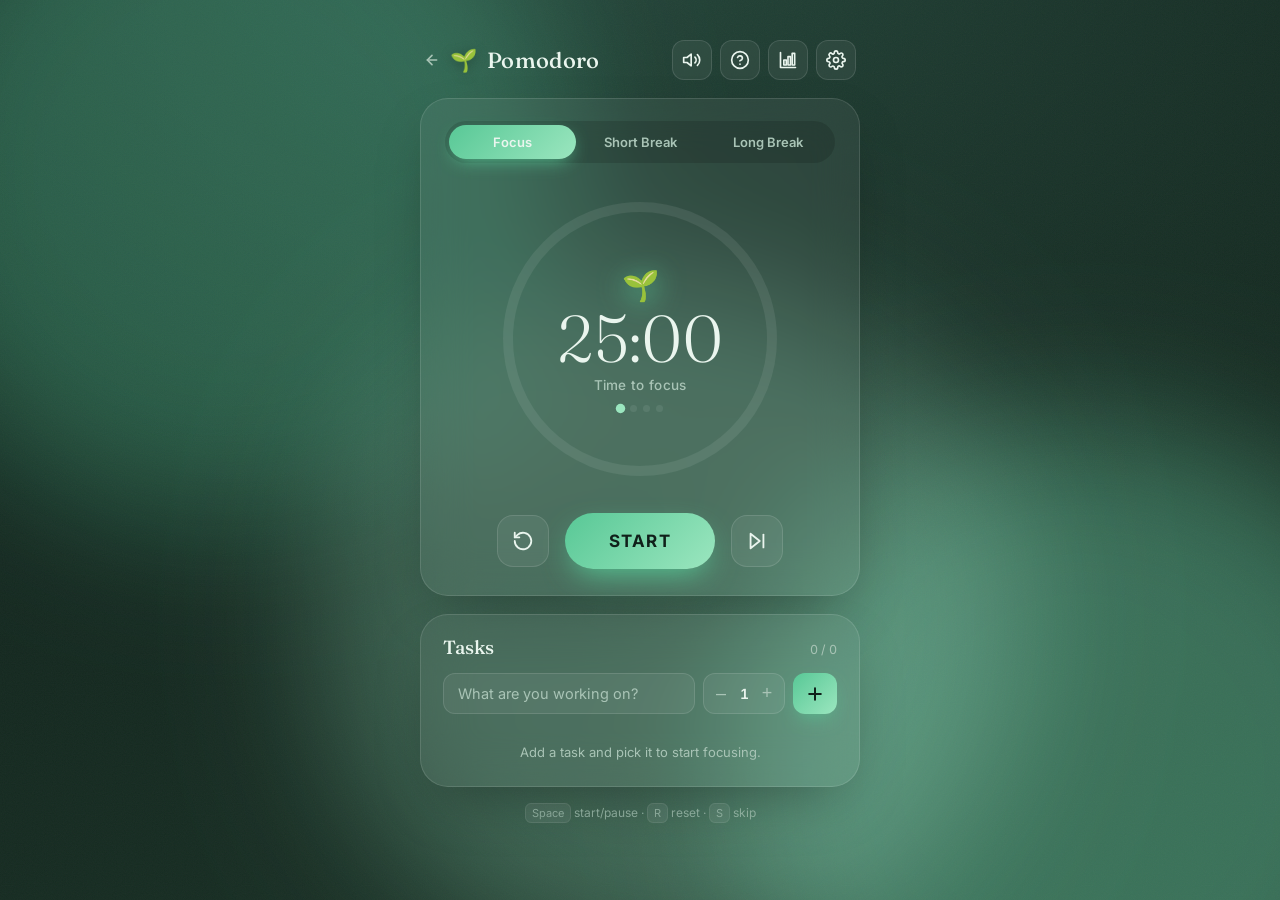
<file: tools/pomodoro/index.html>
<!DOCTYPE html>
<html lang="en" data-theme="forest">
<head>
  <meta charset="UTF-8" />
  <meta name="viewport" content="width=device-width, initial-scale=1.0, viewport-fit=cover" />
  <meta name="theme-color" content="#2f7d5b" />
  <meta name="description" content="A calm Pomodoro focus timer with tasks, statistics, and a garden that grows as you work." />
  <title>Pomodoro — a focus timer</title>

  <!-- Apply the saved theme before first paint. See assets/js/theme.js. -->
  <script>
    (function () {
      try {
        var t = localStorage.getItem('site.theme');
        if (t) document.documentElement.setAttribute('data-theme', t);
      } catch (e) { /* storage unavailable — the default theme stands */ }
    })();
  </script>

  <link rel="preconnect" href="https://fonts.googleapis.com" />
  <link rel="preconnect" href="https://fonts.gstatic.com" crossorigin />
  <link href="https://fonts.googleapis.com/css2?family=Fraunces:opsz,wght@9..144,300;9..144,400;9..144,500&family=Inter:wght@300;400;500;600;700&display=swap" rel="stylesheet" />
  <link rel="stylesheet" href="../../assets/css/tokens.css" />
  <link rel="stylesheet" href="../../assets/css/base.css" />
  <link rel="stylesheet" href="pomodoro.css" />
  <link rel="icon" href="data:image/svg+xml,%3Csvg xmlns='http://www.w3.org/2000/svg' viewBox='0 0 100 100'%3E%3Ctext y='.9em' font-size='90'%3E%F0%9F%8C%B1%3C/text%3E%3C/svg%3E" />
</head>
<body>
  <div class="aurora" aria-hidden="true">
    <span class="blob b1"></span>
    <span class="blob b2"></span>
    <span class="blob b3"></span>
    <div class="grain"></div>
  </div>

  <canvas id="confetti" aria-hidden="true"></canvas>

  <main class="app">
    <header class="topbar">
      <a class="back-link" href="../../" aria-label="Back to all tools">
        <svg viewBox="0 0 24 24" width="16" height="16" fill="none" stroke="currentColor" stroke-width="2.4" stroke-linecap="round" stroke-linejoin="round"><line x1="19" y1="12" x2="5" y2="12"/><polyline points="12 19 5 12 12 5"/></svg>
        <span class="mark" aria-hidden="true">🌱</span>
        <span class="name">Pomodoro</span>
      </a>
      <div class="topbar-actions">
        <button id="sound-btn" class="icon-btn" hidden title="Mute ambience" aria-label="Mute ambience" aria-pressed="false"></button>
        <button id="guide-btn" class="icon-btn" title="How to use this" aria-label="How to use this">
          <svg viewBox="0 0 24 24" width="20" height="20" fill="none" stroke="currentColor" stroke-width="2" stroke-linecap="round" stroke-linejoin="round"><circle cx="12" cy="12" r="10"/><path d="M9.1 9a3 3 0 0 1 5.8 1c0 2-3 3-3 3"/><line x1="12" y1="17" x2="12.01" y2="17"/></svg>
        </button>
        <button id="stats-btn" class="icon-btn" title="Statistics" aria-label="Statistics">
          <svg viewBox="0 0 24 24" width="20" height="20" fill="none" stroke="currentColor" stroke-width="2" stroke-linecap="round" stroke-linejoin="round"><path d="M3 3v18h18"/><rect x="7" y="12" width="3" height="6"/><rect x="12" y="8" width="3" height="10"/><rect x="17" y="4" width="3" height="14"/></svg>
        </button>
        <button id="settings-btn" class="icon-btn" title="Settings" aria-label="Settings">
          <svg viewBox="0 0 24 24" width="20" height="20" fill="none" stroke="currentColor" stroke-width="2" stroke-linecap="round" stroke-linejoin="round"><circle cx="12" cy="12" r="3"/><path d="M19.4 15a1.65 1.65 0 0 0 .33 1.82l.06.06a2 2 0 1 1-2.83 2.83l-.06-.06a1.65 1.65 0 0 0-1.82-.33 1.65 1.65 0 0 0-1 1.51V21a2 2 0 0 1-4 0v-.09A1.65 1.65 0 0 0 9 19.4a1.65 1.65 0 0 0-1.82.33l-.06.06a2 2 0 1 1-2.83-2.83l.06-.06a1.65 1.65 0 0 0 .33-1.82 1.65 1.65 0 0 0-1.51-1H3a2 2 0 0 1 0-4h.09A1.65 1.65 0 0 0 4.6 9a1.65 1.65 0 0 0-.33-1.82l-.06-.06a2 2 0 1 1 2.83-2.83l.06.06a1.65 1.65 0 0 0 1.82.33H9a1.65 1.65 0 0 0 1-1.51V3a2 2 0 0 1 4 0v.09a1.65 1.65 0 0 0 1 1.51 1.65 1.65 0 0 0 1.82-.33l.06-.06a2 2 0 1 1 2.83 2.83l-.06.06a1.65 1.65 0 0 0-.33 1.82V9a1.65 1.65 0 0 0 1.51 1H21a2 2 0 0 1 0 4h-.09a1.65 1.65 0 0 0-1.51 1z"/></svg>
        </button>
      </div>
    </header>

    <!-- ---------- Timer ---------- -->
    <section class="timer-card card">
      <div class="mode-switch" role="tablist" aria-label="Timer mode">
        <button class="mode-tab is-active" data-set-mode="focus" role="tab" aria-selected="true">Focus</button>
        <button class="mode-tab" data-set-mode="short" role="tab" aria-selected="false">Short Break</button>
        <button class="mode-tab" data-set-mode="long" role="tab" aria-selected="false">Long Break</button>
        <span class="mode-glider" aria-hidden="true"></span>
      </div>

      <div class="dial">
        <svg class="ring" viewBox="0 0 300 300" aria-hidden="true">
          <defs>
            <linearGradient id="ringGrad" x1="0%" y1="0%" x2="100%" y2="100%">
              <stop offset="0%" stop-color="var(--accent)" />
              <stop offset="100%" stop-color="var(--accent-2)" />
            </linearGradient>
            <filter id="ringGlow" x="-50%" y="-50%" width="200%" height="200%">
              <feGaussianBlur stdDeviation="6" result="b" />
              <feMerge><feMergeNode in="b"/><feMergeNode in="SourceGraphic"/></feMerge>
            </filter>
          </defs>
          <circle class="ring-track" cx="150" cy="150" r="132" />
          <circle class="ring-progress" cx="150" cy="150" r="132" filter="url(#ringGlow)" />
        </svg>

        <div class="dial-center">
          <div class="sprout" id="sprout" aria-hidden="true">🌱</div>
          <div class="time" id="time" role="timer" aria-live="off">25:00</div>
          <div class="phase-label" id="phase-label">Time to focus</div>
          <div class="round-dots" id="round-dots" aria-label="Progress in current cycle"></div>
        </div>
      </div>

      <div class="controls">
        <button id="reset-btn" class="ctrl ctrl-ghost" title="Reset (R)" aria-label="Reset">
          <svg viewBox="0 0 24 24" width="22" height="22" fill="none" stroke="currentColor" stroke-width="2" stroke-linecap="round" stroke-linejoin="round"><path d="M3 12a9 9 0 1 0 3-6.7L3 8"/><path d="M3 3v5h5"/></svg>
        </button>
        <button id="start-btn" class="ctrl ctrl-primary">
          <span class="ctrl-label">Start</span>
        </button>
        <button id="skip-btn" class="ctrl ctrl-ghost" title="Skip (S)" aria-label="Skip to next">
          <svg viewBox="0 0 24 24" width="22" height="22" fill="none" stroke="currentColor" stroke-width="2" stroke-linecap="round" stroke-linejoin="round"><polygon points="5 4 15 12 5 20 5 4"/><line x1="19" y1="5" x2="19" y2="19"/></svg>
        </button>
      </div>
    </section>

    <!-- ---------- Tasks ---------- -->
    <section class="tasks-card card">
      <div class="tasks-head">
        <h2>Tasks</h2>
        <span class="tasks-meta" id="tasks-meta">0 / 0</span>
      </div>
      <form class="task-form" id="task-form" autocomplete="off">
        <label class="sr-only" for="task-input">Task name</label>
        <input id="task-input" type="text" placeholder="What are you working on?" maxlength="120" />
        <div class="est-stepper" title="Estimated pomodoros">
          <button type="button" class="est-btn" data-est="-1" aria-label="Fewer pomodoros">–</button>
          <span id="est-value">1</span>
          <button type="button" class="est-btn" data-est="1" aria-label="More pomodoros">+</button>
        </div>
        <button type="submit" class="add-btn" aria-label="Add task">
          <svg viewBox="0 0 24 24" width="20" height="20" fill="none" stroke="currentColor" stroke-width="2.4" stroke-linecap="round"><line x1="12" y1="5" x2="12" y2="19"/><line x1="5" y1="12" x2="19" y2="12"/></svg>
        </button>
      </form>
      <ul id="task-list" class="task-list"></ul>
      <p class="empty-hint" id="empty-hint">Add a task and pick it to start focusing.</p>
    </section>

    <footer class="footer-hint">
      <kbd>Space</kbd> start/pause · <kbd>R</kbd> reset · <kbd>S</kbd> skip
    </footer>
  </main>

  <!-- ---------- Settings ---------- -->
  <div class="modal-backdrop" id="settings-modal" hidden>
    <div class="modal" role="dialog" aria-modal="true" aria-labelledby="settings-title">
      <div class="modal-head">
        <h2 id="settings-title">Settings</h2>
        <button class="icon-btn" data-close aria-label="Close">
          <svg viewBox="0 0 24 24" width="20" height="20" fill="none" stroke="currentColor" stroke-width="2" stroke-linecap="round"><line x1="18" y1="6" x2="6" y2="18"/><line x1="6" y1="6" x2="18" y2="18"/></svg>
        </button>
      </div>

      <div class="modal-body">
        <h3 class="group-title">Timer · minutes</h3>
        <div class="duration-grid">
          <label class="dur">
            <span>Focus</span>
            <input type="number" id="dur-focus" min="1" max="180" step="1" />
          </label>
          <label class="dur">
            <span>Short break</span>
            <input type="number" id="dur-short" min="1" max="60" step="1" />
          </label>
          <label class="dur">
            <span>Long break</span>
            <input type="number" id="dur-long" min="1" max="90" step="1" />
          </label>
          <label class="dur">
            <span>Rounds / long break</span>
            <input type="number" id="rounds" min="2" max="12" step="1" />
          </label>
        </div>

        <h3 class="group-title">Automation</h3>
        <label class="toggle-row">
          <span>Auto-start breaks</span>
          <input type="checkbox" id="auto-break" class="switch" />
        </label>
        <label class="toggle-row">
          <span>Auto-start focus</span>
          <input type="checkbox" id="auto-focus" class="switch" />
        </label>

        <h3 class="group-title">Sound &amp; alerts</h3>
        <label class="toggle-row">
          <span>Completion chime</span>
          <input type="checkbox" id="sound-on" class="switch" />
        </label>
        <label class="toggle-row">
          <span>Ticking while focusing</span>
          <input type="checkbox" id="tick-on" class="switch" />
        </label>
        <label class="toggle-row">
          <span>Desktop notifications</span>
          <input type="checkbox" id="notify-on" class="switch" />
        </label>
        <label class="toggle-row slider-row">
          <span>Volume</span>
          <input type="range" id="volume" min="0" max="100" step="1" />
        </label>

        <h3 class="group-title">Soundscape</h3>
        <div class="scene-grid" id="scene-grid" role="radiogroup" aria-label="Background sound"></div>
        <p class="scene-note">
          Generated live in your browser — no downloads, and it never loops.
        </p>
        <label class="toggle-row slider-row">
          <span>Ambience volume</span>
          <input type="range" id="scene-volume" min="0" max="100" step="1" />
        </label>
        <label class="toggle-row">
          <span>Only while the timer runs</span>
          <input type="checkbox" id="scene-while-running" class="switch" />
        </label>

        <h3 class="group-title">Theme</h3>
        <div class="theme-grid" id="theme-grid"></div>
      </div>

      <div class="modal-foot">
        <button class="ctrl ctrl-ghost text-btn" id="reset-defaults">Reset to defaults</button>
        <button class="ctrl ctrl-primary text-btn" data-close>Done</button>
      </div>
    </div>
  </div>

  <!-- ---------- Stats ---------- -->
  <div class="modal-backdrop" id="stats-modal" hidden>
    <div class="modal" role="dialog" aria-modal="true" aria-labelledby="stats-title">
      <div class="modal-head">
        <h2 id="stats-title">Your focus</h2>
        <button class="icon-btn" data-close aria-label="Close">
          <svg viewBox="0 0 24 24" width="20" height="20" fill="none" stroke="currentColor" stroke-width="2" stroke-linecap="round"><line x1="18" y1="6" x2="6" y2="18"/><line x1="6" y1="6" x2="18" y2="18"/></svg>
        </button>
      </div>
      <div class="modal-body">
        <div class="stat-grid">
          <div class="stat-tile">
            <div class="stat-num" id="stat-today">0</div>
            <div class="stat-lbl">Sessions today</div>
          </div>
          <div class="stat-tile">
            <div class="stat-num" id="stat-focused">0m</div>
            <div class="stat-lbl">Focused today</div>
          </div>
          <div class="stat-tile">
            <div class="stat-num" id="stat-streak">0</div>
            <div class="stat-lbl">Day streak</div>
          </div>
          <div class="stat-tile">
            <div class="stat-num" id="stat-total">0</div>
            <div class="stat-lbl">All-time sessions</div>
          </div>
        </div>

        <h3 class="group-title">Last 7 days</h3>
        <div class="week-chart" id="week-chart"></div>

        <div class="garden-row">
          <h3 class="group-title garden-title">Today's garden</h3>
          <div class="garden" id="garden" title="One sprout per focus session today"></div>
        </div>

        <h3 class="group-title">Keeping your history</h3>
        <p class="data-note">
          Your sessions save to this browser automatically — they are already here when you
          come back. They are only in <em>this</em> browser though, so clearing site data or
          moving to another machine loses them. A backup file travels.
        </p>
        <div class="data-actions">
          <button type="button" class="ctrl ctrl-ghost text-btn" id="export-stats">Save a backup</button>
          <button type="button" class="ctrl ctrl-ghost text-btn" id="import-stats">Restore a backup</button>
          <input type="file" id="import-file" accept="application/json,.json" hidden />
        </div>
      </div>
      <div class="modal-foot">
        <button class="ctrl ctrl-ghost text-btn" id="reset-stats">Clear statistics</button>
        <button class="ctrl ctrl-primary text-btn" data-close>Done</button>
      </div>
    </div>
  </div>

  <!-- ---------- Guide ---------- -->
  <div class="modal-backdrop" id="guide-modal" hidden>
    <div class="modal" role="dialog" aria-modal="true" aria-labelledby="guide-title">
      <div class="modal-head">
        <h2 id="guide-title">How to use this</h2>
        <button class="icon-btn" data-close aria-label="Close">
          <svg viewBox="0 0 24 24" width="20" height="20" fill="none" stroke="currentColor" stroke-width="2" stroke-linecap="round"><line x1="18" y1="6" x2="6" y2="18"/><line x1="6" y1="6" x2="18" y2="18"/></svg>
        </button>
      </div>

      <div class="modal-body guide">
        <ol class="guide-steps">
          <li>
            <strong>Pick one thing.</strong>
            Add it to the task list and tap it to make it active. One task — not a whole
            category of work.
          </li>
          <li>
            <strong>Start the timer and defend it.</strong>
            For the next 25 minutes that task is the only thing. No inbox, no quick look at
            anything.
          </li>
          <li>
            <strong>Park distractions, don't chase them.</strong>
            When something unrelated surfaces — and it will — add it to the task list and
            carry on. It will still be there in five minutes.
          </li>
          <li>
            <strong>Stop when it rings.</strong>
            Even mid-sentence. The break is part of the method, not a reward for finishing.
          </li>
          <li>
            <strong>Actually take the five minutes.</strong>
            Stand up, look out of a window, get water. Another screen is not a break.
          </li>
          <li>
            <strong>After four rounds, take a longer one.</strong>
            Fifteen to thirty minutes. The dots under the clock track where you are in the cycle.
          </li>
        </ol>

        <h3 class="group-title">Why it works</h3>

        <div class="guide-reason">
          <h4>A deadline you can see</h4>
          <p>
            "Work on the report" has no edges. "Work on the report until this ring closes"
            does. Decades of goal-setting research by Locke and Latham found that specific,
            bounded goals reliably beat telling yourself to do your best.
          </p>
        </div>

        <div class="guide-reason">
          <h4>Starting costs less</h4>
          <p>
            The hardest part of difficult work is beginning it. Committing to 25 minutes is a
            much smaller ask than committing to the task, and beginning is usually the whole
            problem.
          </p>
        </div>

        <div class="guide-reason">
          <h4>Interruptions cost more than they look</h4>
          <p>
            Switching between tasks carries a real cost in time and errors — Rubinstein, Meyer
            and Evans measured it in 2001. A pomodoro is a container that makes an interruption
            something you can see yourself refusing.
          </p>
        </div>

        <div class="guide-reason">
          <h4>Attention fades unless you break it</h4>
          <p>
            Sustained attention degrades the longer it is held, an effect known as the
            vigilance decrement. Ariga and Lleras found in 2011 that brief diversions away from
            a task restore performance on it — the break is doing work.
          </p>
        </div>

        <div class="guide-reason">
          <h4>Unfinished work stays live</h4>
          <p>
            Bluma Zeigarnik observed in 1927 that interrupted tasks stay more accessible in
            memory than completed ones. Stopping at the ring turns that into an advantage: you
            come back with the thread still in your hand.
          </p>
        </div>

        <div class="guide-caveat">
          <h4>Worth being honest about</h4>
          <p>
            The 25-and-5 split is not itself a research finding — Francesco Cirillo picked it in
            the late 1980s, timing himself with a tomato-shaped kitchen timer, which is where the
            name comes from. What the evidence supports is the shape of the thing: bounded
            focus, deliberate breaks, and protection from interruption. If 50 and 10 fits your
            work better, change it in settings. The method is the structure, not the number.
          </p>
        </div>
      </div>

      <div class="modal-foot" style="justify-content:flex-end">
        <button class="ctrl ctrl-primary text-btn" data-close>Got it</button>
      </div>
    </div>
  </div>

  <div class="toast" role="status" aria-live="polite"></div>

  <script type="module" src="js/main.js"></script>
</body>
</html>
</file>
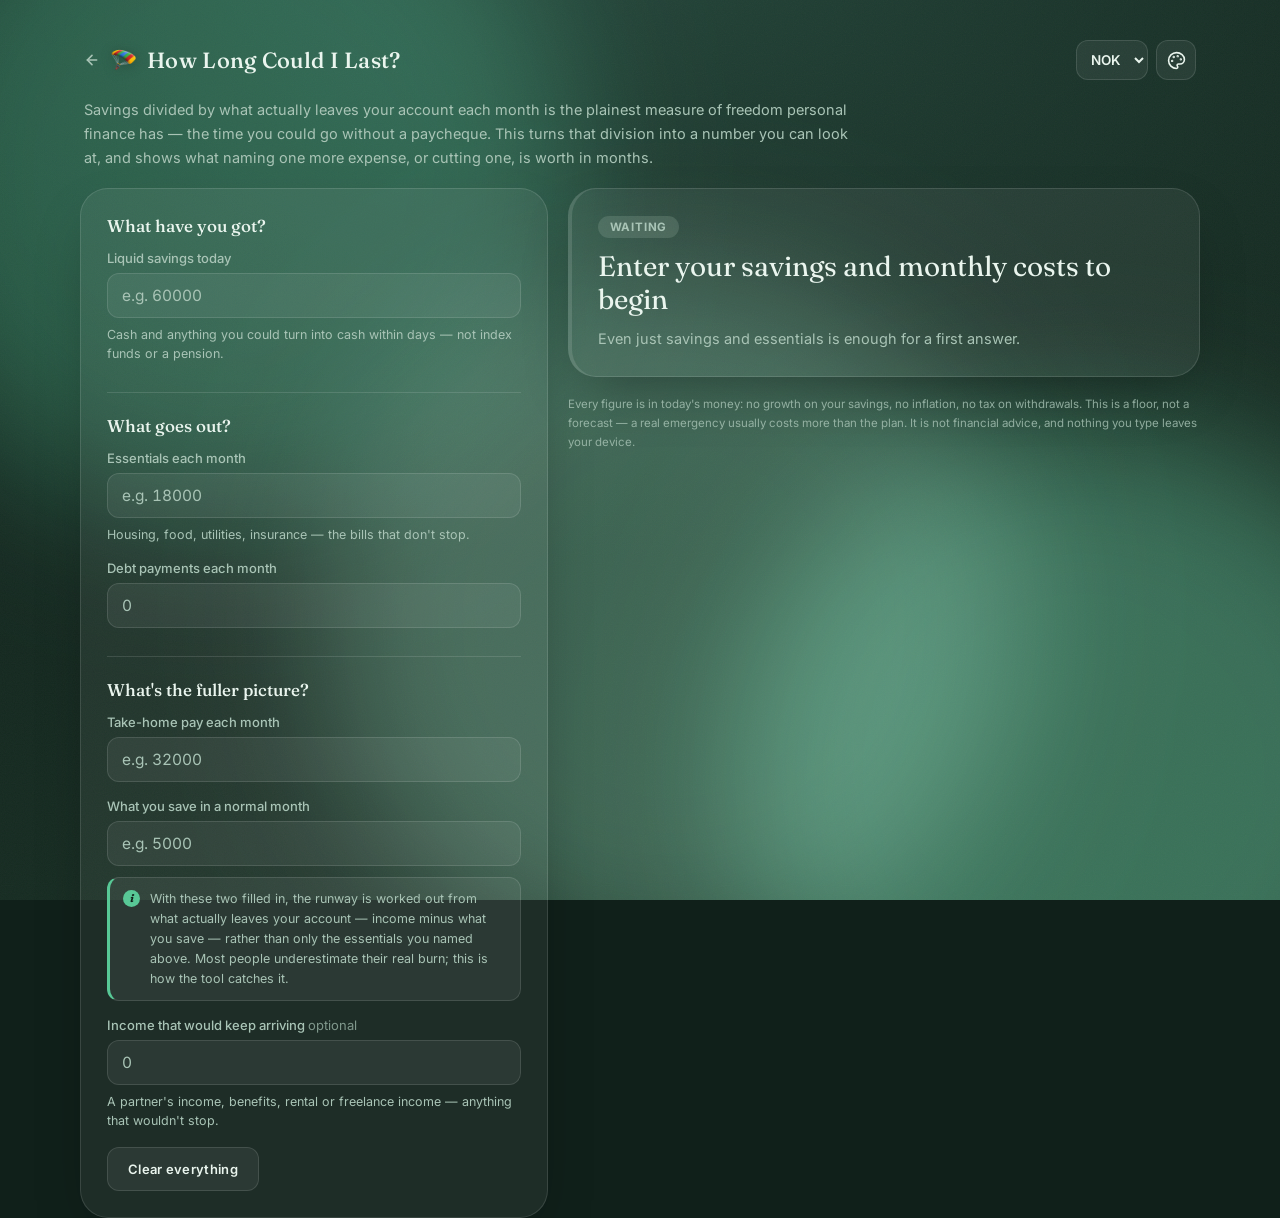
<file: tools/runway/index.html>
<!DOCTYPE html>
<html lang="en" data-theme="forest">
<head>
  <meta charset="UTF-8" />
  <meta name="viewport" content="width=device-width, initial-scale=1.0, viewport-fit=cover" />
  <meta name="theme-color" content="#2f7d5b" />
  <meta name="description" content="Savings divided by real monthly burn: how many months you could survive without income, and what skipping one purchase would add to it." />
  <title>How Long Could I Last? — your savings as runway</title>

  <!-- Apply the saved theme before first paint. See assets/js/theme.js. -->
  <script>
    (function () {
      try {
        var t = localStorage.getItem('site.theme');
        if (t) document.documentElement.setAttribute('data-theme', t);
      } catch (e) { /* storage unavailable — the default theme stands */ }
    })();
  </script>

  <link rel="preconnect" href="https://fonts.googleapis.com" />
  <link rel="preconnect" href="https://fonts.gstatic.com" crossorigin />
  <link href="https://fonts.googleapis.com/css2?family=Fraunces:opsz,wght@9..144,300;9..144,400;9..144,500&family=Inter:wght@300;400;500;600;700&display=swap" rel="stylesheet" />
  <link rel="stylesheet" href="../../assets/css/tokens.css" />
  <link rel="stylesheet" href="../../assets/css/base.css" />
  <link rel="stylesheet" href="runway.css" />
  <link rel="icon" href="data:image/svg+xml,%3Csvg xmlns='http://www.w3.org/2000/svg' viewBox='0 0 100 100'%3E%3Ctext y='.9em' font-size='90'%3E%F0%9F%AA%82%3C/text%3E%3C/svg%3E" />
</head>
<body>
  <div class="aurora" aria-hidden="true">
    <span class="blob b1"></span>
    <span class="blob b2"></span>
    <span class="blob b3"></span>
    <div class="grain"></div>
  </div>

  <main class="runway-tool">
    <header class="topbar">
      <a class="back-link" href="../../" aria-label="Back to all tools">
        <svg viewBox="0 0 24 24" width="16" height="16" fill="none" stroke="currentColor" stroke-width="2.4" stroke-linecap="round" stroke-linejoin="round"><line x1="19" y1="12" x2="5" y2="12"/><polyline points="12 19 5 12 12 5"/></svg>
        <span class="mark" aria-hidden="true">🪂</span>
        <span class="name">How Long Could I Last?</span>
      </a>
      <div class="topbar-actions">
        <label class="sr-only" for="currency">Currency</label>
        <select id="currency" class="currency-select"></select>
        <button id="theme-btn" class="icon-btn" title="Change theme" aria-label="Change theme">
          <svg viewBox="0 0 24 24" width="19" height="19" fill="none" stroke="currentColor" stroke-width="2" stroke-linecap="round" stroke-linejoin="round"><circle cx="13.5" cy="6.5" r=".5" fill="currentColor"/><circle cx="17.5" cy="10.5" r=".5" fill="currentColor"/><circle cx="8.5" cy="7.5" r=".5" fill="currentColor"/><circle cx="6.5" cy="12.5" r=".5" fill="currentColor"/><path d="M12 2C6.5 2 2 6.5 2 12s4.5 10 10 10c.926 0 1.648-.746 1.648-1.688 0-.437-.18-.835-.437-1.125-.29-.289-.438-.652-.438-1.125a1.64 1.64 0 0 1 1.668-1.668h1.996c3.051 0 5.555-2.503 5.555-5.554C21.965 6.012 17.461 2 12 2z"/></svg>
        </button>
      </div>
    </header>

    <p class="lede">
      Savings divided by what actually leaves your account each month is the plainest measure of
      freedom personal finance has — the time you could go without a paycheque. This turns that
      division into a number you can look at, and shows what naming one more expense, or cutting
      one, is worth in months.
    </p>

    <div class="runway-grid">
      <!-- ---------- Inputs ---------- -->
      <form class="panel card" id="runway-form" autocomplete="off">
        <h2 class="panel-title">What have you got?</h2>

        <div class="field">
          <label for="savings">Liquid savings today</label>
          <input type="number" id="savings" min="0" step="any" inputmode="decimal" placeholder="e.g. 60000" />
          <p class="hint">Cash and anything you could turn into cash within days — not index funds or a pension.</p>
        </div>

        <h2 class="panel-title">What goes out?</h2>

        <div class="field">
          <label for="essentials">Essentials each month</label>
          <input type="number" id="essentials" min="0" step="any" inputmode="decimal" placeholder="e.g. 18000" />
          <p class="hint">Housing, food, utilities, insurance — the bills that don't stop.</p>
        </div>

        <div class="field">
          <label for="debt">Debt payments each month</label>
          <input type="number" id="debt" min="0" step="any" inputmode="decimal" placeholder="0" />
        </div>

        <h2 class="panel-title">What's the fuller picture?</h2>

        <div class="field">
          <label for="income">Take-home pay each month</label>
          <input type="number" id="income" min="0" step="any" inputmode="decimal" placeholder="e.g. 32000" />
        </div>

        <div class="field">
          <label for="saving">What you save in a normal month</label>
          <input type="number" id="saving" min="0" step="any" inputmode="decimal" placeholder="e.g. 5000" />
          <div class="infobox">
            <span class="infobox-icon" aria-hidden="true">i</span>
            <p>
              With these two filled in, the runway is worked out from what actually leaves your
              account — income minus what you save — rather than only the essentials you named
              above. Most people underestimate their real burn; this is how the tool catches it.
            </p>
          </div>
        </div>

        <div class="field">
          <label for="income-while-off">Income that would keep arriving <span class="unit">optional</span></label>
          <input type="number" id="income-while-off" min="0" step="any" inputmode="decimal" placeholder="0" />
          <p class="hint">A partner's income, benefits, rental or freelance income — anything that wouldn't stop.</p>
        </div>

        <button type="button" class="ctrl ctrl-ghost text-btn reset-btn" id="reset-btn">Clear everything</button>
      </form>

      <!-- ---------- Results ---------- -->
      <section class="results" aria-live="polite">
        <div class="verdict card" id="verdict" data-tone="empty">
          <span class="verdict-badge" id="verdict-badge">Waiting</span>
          <h2 class="verdict-headline" id="verdict-headline">Enter your savings and monthly costs to begin</h2>
          <p class="verdict-sub" id="verdict-sub">Even just savings and essentials is enough for a first answer.</p>
        </div>

        <div id="results-body" hidden>
          <div class="card hero-card" data-tone="empty" id="hero-card">
            <div class="hero-number" id="hero-number">—</div>
            <div class="hero-label" id="hero-label">months of runway</div>
            <div class="runway-bar-wrap">
              <div class="runway-track" id="runway-track"></div>
              <div class="runway-ticks" id="runway-ticks"></div>
            </div>
            <p class="sr-only" id="runway-sr"></p>
          </div>

          <div class="figures" id="figures"></div>

          <div class="card unaccounted-card" id="unaccounted-card" hidden>
            <p id="unaccounted-text"></p>
          </div>

          <h3 class="group-title">What would skipping something buy you?</h3>
          <div class="card impact-card">
            <div class="seg" role="radiogroup" aria-label="Kind of change">
              <label class="seg-option">
                <input type="radio" name="impact-mode" value="oneoff" checked />
                <span>A one-off saving</span>
              </label>
              <label class="seg-option">
                <input type="radio" name="impact-mode" value="recurring" />
                <span>Cut something recurring</span>
              </label>
            </div>
            <div class="field">
              <label for="impact-amount" id="impact-amount-label">How much would you skip?</label>
              <input type="number" id="impact-amount" min="0" step="any" inputmode="decimal" placeholder="e.g. 400" />
            </div>
            <p class="impact-result" id="impact-result">Enter an amount to see what it's worth.</p>
          </div>

          <h3 class="group-title">What this means</h3>
          <ul class="guidance" id="guidance"></ul>
        </div>

        <p class="disclaimer">
          Every figure is in today's money: no growth on your savings, no inflation, no tax on
          withdrawals. This is a floor, not a forecast — a real emergency usually costs more than
          the plan. It is not financial advice, and nothing you type leaves your device.
        </p>
      </section>
    </div>
  </main>

  <!-- Theme picker -->
  <div class="modal-backdrop" id="theme-modal" hidden>
    <div class="modal" role="dialog" aria-modal="true" aria-labelledby="theme-title">
      <div class="modal-head">
        <h2 id="theme-title">Theme</h2>
        <button class="icon-btn" data-close aria-label="Close">
          <svg viewBox="0 0 24 24" width="20" height="20" fill="none" stroke="currentColor" stroke-width="2" stroke-linecap="round"><line x1="18" y1="6" x2="6" y2="18"/><line x1="6" y1="6" x2="18" y2="18"/></svg>
        </button>
      </div>
      <div class="modal-body">
        <div class="theme-grid" id="theme-grid"></div>
      </div>
      <div class="modal-foot" style="justify-content:flex-end">
        <button class="ctrl ctrl-primary text-btn" data-close>Done</button>
      </div>
    </div>
  </div>

  <div class="toast" role="status" aria-live="polite"></div>

  <script type="module" src="js/main.js"></script>
</body>
</html>
</file>
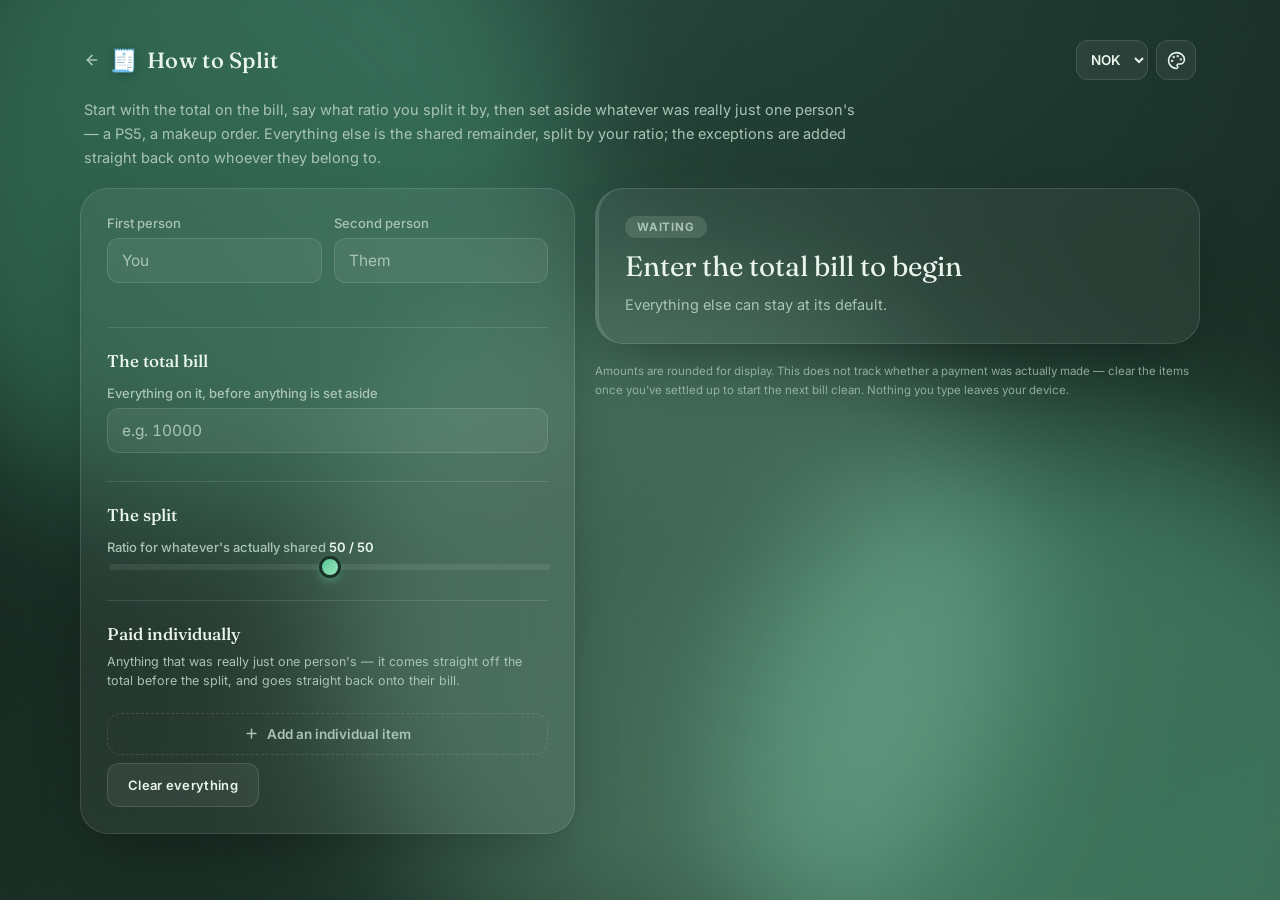
<file: tools/split/index.html>
<!DOCTYPE html>
<html lang="en" data-theme="forest">
<head>
  <meta charset="UTF-8" />
  <meta name="viewport" content="width=device-width, initial-scale=1.0, viewport-fit=cover" />
  <meta name="theme-color" content="#2f7d5b" />
  <meta name="description" content="Enter a total bill, a split ratio, and whatever was really just one person's — get back exactly what each person pays." />
  <title>How to Split — a bill between two people</title>

  <!-- Apply the saved theme before first paint. See assets/js/theme.js. -->
  <script>
    (function () {
      try {
        var t = localStorage.getItem('site.theme');
        if (t) document.documentElement.setAttribute('data-theme', t);
      } catch (e) { /* storage unavailable — the default theme stands */ }
    })();
  </script>

  <link rel="preconnect" href="https://fonts.googleapis.com" />
  <link rel="preconnect" href="https://fonts.gstatic.com" crossorigin />
  <link href="https://fonts.googleapis.com/css2?family=Fraunces:opsz,wght@9..144,300;9..144,400;9..144,500&family=Inter:wght@300;400;500;600;700&display=swap" rel="stylesheet" />
  <link rel="stylesheet" href="../../assets/css/tokens.css" />
  <link rel="stylesheet" href="../../assets/css/base.css" />
  <link rel="stylesheet" href="split.css" />
  <link rel="icon" href="data:image/svg+xml,%3Csvg xmlns='http://www.w3.org/2000/svg' viewBox='0 0 100 100'%3E%3Ctext y='.9em' font-size='90'%3E%F0%9F%A7%BE%3C/text%3E%3C/svg%3E" />
</head>
<body>
  <div class="aurora" aria-hidden="true">
    <span class="blob b1"></span>
    <span class="blob b2"></span>
    <span class="blob b3"></span>
    <div class="grain"></div>
  </div>

  <main class="split-tool">
    <header class="topbar">
      <a class="back-link" href="../../" aria-label="Back to all tools">
        <svg viewBox="0 0 24 24" width="16" height="16" fill="none" stroke="currentColor" stroke-width="2.4" stroke-linecap="round" stroke-linejoin="round"><line x1="19" y1="12" x2="5" y2="12"/><polyline points="12 19 5 12 12 5"/></svg>
        <span class="mark" aria-hidden="true">🧾</span>
        <span class="name">How to Split</span>
      </a>
      <div class="topbar-actions">
        <label class="sr-only" for="currency">Currency</label>
        <select id="currency" class="currency-select"></select>
        <button id="theme-btn" class="icon-btn" title="Change theme" aria-label="Change theme">
          <svg viewBox="0 0 24 24" width="19" height="19" fill="none" stroke="currentColor" stroke-width="2" stroke-linecap="round" stroke-linejoin="round"><circle cx="13.5" cy="6.5" r=".5" fill="currentColor"/><circle cx="17.5" cy="10.5" r=".5" fill="currentColor"/><circle cx="8.5" cy="7.5" r=".5" fill="currentColor"/><circle cx="6.5" cy="12.5" r=".5" fill="currentColor"/><path d="M12 2C6.5 2 2 6.5 2 12s4.5 10 10 10c.926 0 1.648-.746 1.648-1.688 0-.437-.18-.835-.437-1.125-.29-.289-.438-.652-.438-1.125a1.64 1.64 0 0 1 1.668-1.668h1.996c3.051 0 5.555-2.503 5.555-5.554C21.965 6.012 17.461 2 12 2z"/></svg>
        </button>
      </div>
    </header>

    <p class="lede">
      Start with the total on the bill, say what ratio you split it by, then set aside whatever was
      really just one person's — a PS5, a makeup order. Everything else is the shared remainder,
      split by your ratio; the exceptions are added straight back onto whoever they belong to.
    </p>

    <div class="split-grid">
      <!-- ---------- Inputs ---------- -->
      <form class="panel card" id="split-form" autocomplete="off">
        <div class="names-row">
          <div class="field">
            <label for="name-a">First person</label>
            <input type="text" id="name-a" maxlength="24" placeholder="You" />
          </div>
          <div class="field">
            <label for="name-b">Second person</label>
            <input type="text" id="name-b" maxlength="24" placeholder="Them" />
          </div>
        </div>

        <h2 class="panel-title">The total bill</h2>
        <div class="field">
          <label for="total-bill">Everything on it, before anything is set aside</label>
          <input type="number" id="total-bill" min="0" step="any" inputmode="decimal" placeholder="e.g. 10000" />
        </div>

        <h2 class="panel-title">The split</h2>
        <div class="field">
          <label>Ratio for whatever's actually shared <strong id="ratio-readout">50 / 50</strong></label>
          <input type="range" id="ratio" min="0" max="100" step="1" value="50" />
        </div>

        <h2 class="panel-title">Paid individually</h2>
        <p class="hint panel-hint">
          Anything that was really just one person's — it comes straight off the total before the
          split, and goes straight back onto their bill.
        </p>
        <ul class="item-list" id="item-list"></ul>
        <button type="button" class="item-add-btn" id="add-item-btn">
          <svg viewBox="0 0 24 24" width="15" height="15" fill="none" stroke="currentColor" stroke-width="2.4" stroke-linecap="round"><line x1="12" y1="5" x2="12" y2="19"/><line x1="5" y1="12" x2="19" y2="12"/></svg>
          Add an individual item
        </button>

        <button type="button" class="ctrl ctrl-ghost text-btn reset-btn" id="reset-btn">Clear everything</button>
      </form>

      <!-- ---------- Results ---------- -->
      <section class="results" aria-live="polite">
        <div class="verdict card" id="verdict" data-tone="empty">
          <span class="verdict-badge" id="verdict-badge">Waiting</span>
          <h2 class="verdict-headline" id="verdict-headline">Enter the total bill to begin</h2>
          <p class="verdict-sub" id="verdict-sub">Everything else can stay at its default.</p>
        </div>

        <div id="results-body" hidden>
          <div class="figures" id="figures"></div>

          <h3 class="group-title">How that breaks down</h3>
          <div class="card bar-card">
            <div class="split-bar-wrap">
              <div class="split-track" id="split-track">
                <span class="split-seg split-a"></span>
                <span class="split-seg split-b"></span>
              </div>
            </div>
            <ul class="split-legend" id="split-legend"></ul>
            <p class="sr-only" id="split-sr"></p>
          </div>

          <div id="individual-summary-wrap" hidden>
            <h3 class="group-title">Set aside individually</h3>
            <ul class="individual-summary" id="individual-summary"></ul>
          </div>

          <h3 class="group-title">What this means</h3>
          <ul class="guidance" id="guidance"></ul>
        </div>

        <p class="disclaimer">
          Amounts are rounded for display. This does not track whether a payment was actually made —
          clear the items once you've settled up to start the next bill clean. Nothing you type
          leaves your device.
        </p>
      </section>
    </div>
  </main>

  <!-- Theme picker -->
  <div class="modal-backdrop" id="theme-modal" hidden>
    <div class="modal" role="dialog" aria-modal="true" aria-labelledby="theme-title">
      <div class="modal-head">
        <h2 id="theme-title">Theme</h2>
        <button class="icon-btn" data-close aria-label="Close">
          <svg viewBox="0 0 24 24" width="20" height="20" fill="none" stroke="currentColor" stroke-width="2" stroke-linecap="round"><line x1="18" y1="6" x2="6" y2="18"/><line x1="6" y1="6" x2="18" y2="18"/></svg>
        </button>
      </div>
      <div class="modal-body">
        <div class="theme-grid" id="theme-grid"></div>
      </div>
      <div class="modal-foot" style="justify-content:flex-end">
        <button class="ctrl ctrl-primary text-btn" data-close>Done</button>
      </div>
    </div>
  </div>

  <div class="toast" role="status" aria-live="polite"></div>

  <script type="module" src="js/main.js"></script>
</body>
</html>
</file>
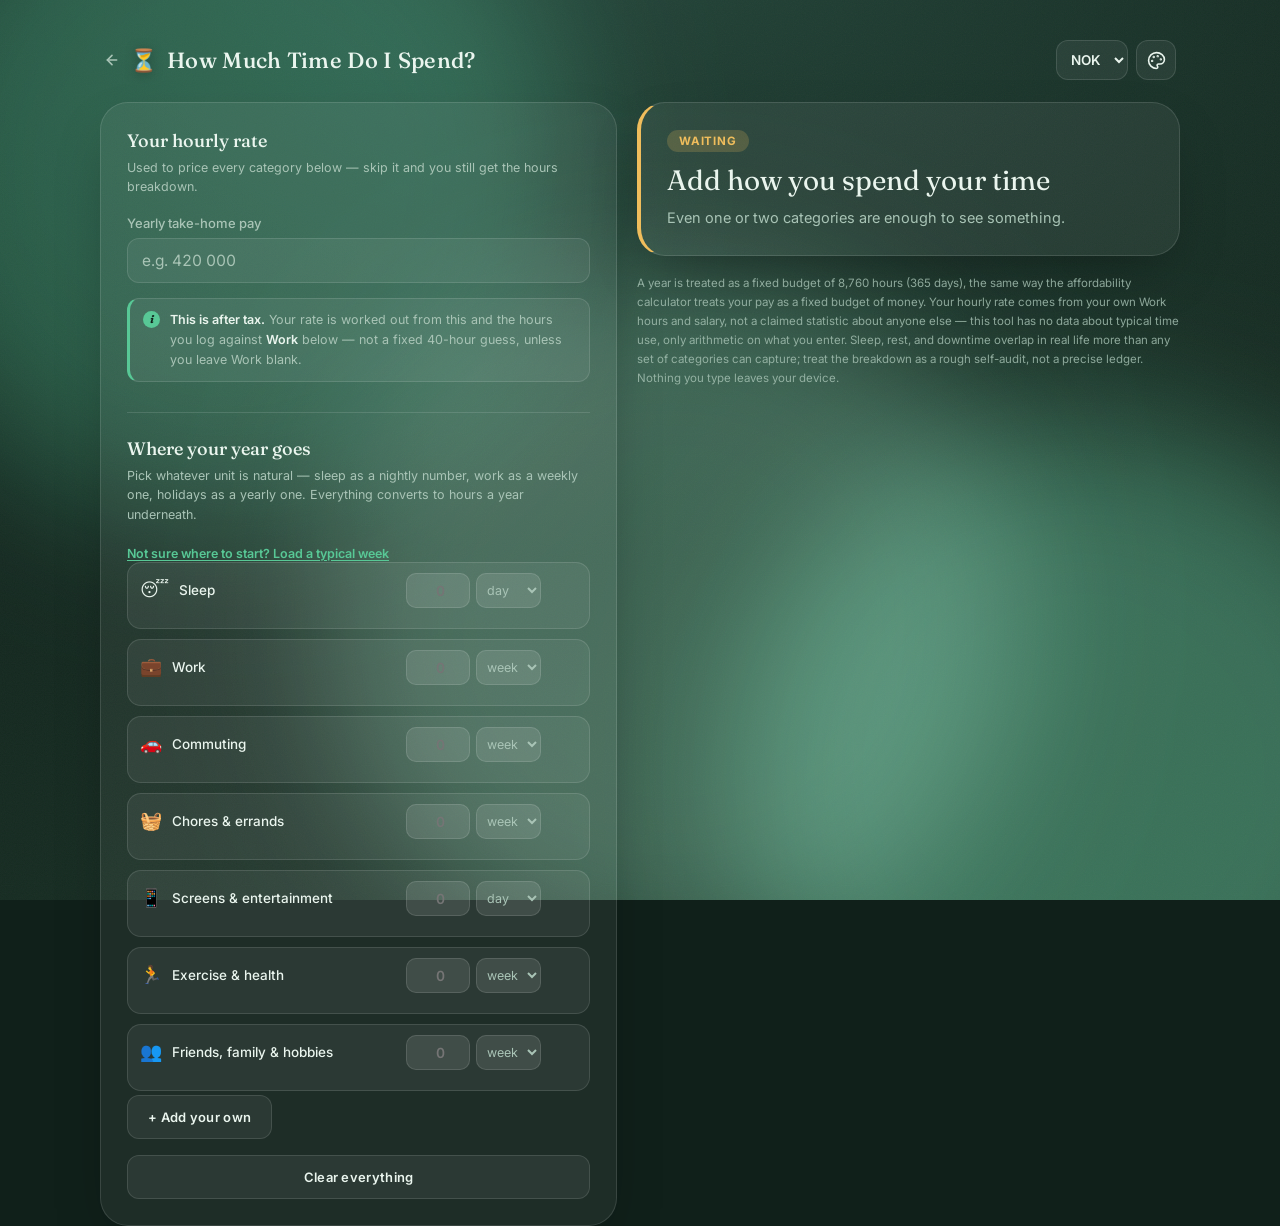
<file: tools/time/index.html>
<!DOCTYPE html>
<html lang="en" data-theme="forest">
<head>
  <meta charset="UTF-8" />
  <meta name="viewport" content="width=device-width, initial-scale=1.0, viewport-fit=cover" />
  <meta name="theme-color" content="#2f7d5b" />
  <meta name="description" content="See where your 8,760 hours a year actually go, and what an hour of your time is worth." />
  <title>How Much Time Do I Spend? — a yearly time audit</title>

  <!-- Apply the saved theme before first paint. See assets/js/theme.js. -->
  <script>
    (function () {
      try {
        var t = localStorage.getItem('site.theme');
        if (t) document.documentElement.setAttribute('data-theme', t);
      } catch (e) { /* storage unavailable — the default theme stands */ }
    })();
  </script>

  <link rel="preconnect" href="https://fonts.googleapis.com" />
  <link rel="preconnect" href="https://fonts.gstatic.com" crossorigin />
  <link href="https://fonts.googleapis.com/css2?family=Fraunces:opsz,wght@9..144,300;9..144,400;9..144,500&family=Inter:wght@300;400;500;600;700&display=swap" rel="stylesheet" />
  <link rel="stylesheet" href="../../assets/css/tokens.css" />
  <link rel="stylesheet" href="../../assets/css/base.css" />
  <link rel="stylesheet" href="time.css" />
  <link rel="icon" href="data:image/svg+xml,%3Csvg xmlns='http://www.w3.org/2000/svg' viewBox='0 0 100 100'%3E%3Ctext y='.9em' font-size='90'%3E%E2%8F%B3%3C/text%3E%3C/svg%3E" />
</head>
<body>
  <div class="aurora" aria-hidden="true">
    <span class="blob b1"></span>
    <span class="blob b2"></span>
    <span class="blob b3"></span>
    <div class="grain"></div>
  </div>

  <main class="time-tool">
    <header class="topbar">
      <a class="back-link" href="../../" aria-label="Back to all tools">
        <svg viewBox="0 0 24 24" width="16" height="16" fill="none" stroke="currentColor" stroke-width="2.4" stroke-linecap="round" stroke-linejoin="round"><line x1="19" y1="12" x2="5" y2="12"/><polyline points="12 19 5 12 12 5"/></svg>
        <span class="mark" aria-hidden="true">⏳</span>
        <span class="name">How Much Time Do I Spend?</span>
      </a>
      <div class="topbar-actions">
        <label class="sr-only" for="currency">Currency</label>
        <select id="currency" class="currency-select"></select>
        <button id="theme-btn" class="icon-btn" title="Change theme" aria-label="Change theme">
          <svg viewBox="0 0 24 24" width="19" height="19" fill="none" stroke="currentColor" stroke-width="2" stroke-linecap="round" stroke-linejoin="round"><circle cx="13.5" cy="6.5" r=".5" fill="currentColor"/><circle cx="17.5" cy="10.5" r=".5" fill="currentColor"/><circle cx="8.5" cy="7.5" r=".5" fill="currentColor"/><circle cx="6.5" cy="12.5" r=".5" fill="currentColor"/><path d="M12 2C6.5 2 2 6.5 2 12s4.5 10 10 10c.926 0 1.648-.746 1.648-1.688 0-.437-.18-.835-.437-1.125-.29-.289-.438-.652-.438-1.125a1.64 1.64 0 0 1 1.668-1.668h1.996c3.051 0 5.555-2.503 5.555-5.554C21.965 6.012 17.461 2 12 2z"/></svg>
        </button>
      </div>
    </header>

    <div class="time-grid">
      <!-- ---------- Inputs ---------- -->
      <form class="panel card" id="time-form" autocomplete="off">
        <h2 class="panel-title">Your hourly rate</h2>
        <p class="panel-sub">Used to price every category below — skip it and you still get the hours breakdown.</p>

        <div class="field">
          <label for="salary">Yearly take-home pay</label>
          <input type="number" id="salary" min="0" step="any" inputmode="decimal" placeholder="e.g. 420 000" />
          <div class="infobox">
            <span class="infobox-icon" aria-hidden="true">i</span>
            <p>
              <strong>This is after tax.</strong> Your rate is worked out from this and the hours you
              log against <strong>Work</strong> below — not a fixed 40-hour guess, unless you leave
              Work blank.
            </p>
          </div>
        </div>

        <h2 class="panel-title">Where your year goes</h2>
        <p class="panel-sub">
          Pick whatever unit is natural — sleep as a nightly number, work as a weekly one, holidays as
          a yearly one. Everything converts to hours a year underneath.
        </p>

        <button type="button" class="quickfill" id="quickfill" hidden>Not sure where to start? Load a typical week</button>

        <ul class="cat-list" id="cat-list"></ul>

        <button type="button" class="ctrl ctrl-ghost text-btn add-category" id="add-category">+ Add your own</button>

        <button type="button" class="ctrl ctrl-ghost text-btn reset-btn" id="reset-btn" style="width:100%;margin-top:16px">Clear everything</button>
      </form>

      <!-- ---------- Results ---------- -->
      <section class="results" aria-live="polite">
        <div class="verdict card" id="verdict" data-tone="empty">
          <span class="verdict-badge" id="verdict-badge">Waiting</span>
          <h2 class="verdict-headline" id="verdict-headline">Add how you spend your time</h2>
          <p class="verdict-sub" id="verdict-sub">Even one or two categories are enough to see something.</p>
        </div>

        <div id="results-body" hidden>
          <div class="figures" id="figures"></div>

          <h3 class="group-title">Your year at a glance</h3>
          <div class="card yearbar-wrap" style="padding:20px 22px">
            <div class="yearbar-track" id="yearbar-track"></div>
            <div class="yearbar-scale"><span>0h</span><span>8,760h (1 year)</span></div>
            <ul class="legend" id="yearbar-legend"></ul>
          </div>

          <div id="insights-wrap" hidden>
            <h3 class="group-title">What this says</h3>
            <ul class="insights" id="insights"></ul>
          </div>
        </div>

        <p class="disclaimer">
          A year is treated as a fixed budget of 8,760 hours (365 days), the same way the affordability
          calculator treats your pay as a fixed budget of money. Your hourly rate comes from your own
          Work hours and salary, not a claimed statistic about anyone else — this tool has no data
          about typical time use, only arithmetic on what you enter. Sleep, rest, and downtime overlap
          in real life more than any set of categories can capture; treat the breakdown as a rough
          self-audit, not a precise ledger. Nothing you type leaves your device.
        </p>
      </section>
    </div>
  </main>

  <!-- Theme picker -->
  <div class="modal-backdrop" id="theme-modal" hidden>
    <div class="modal" role="dialog" aria-modal="true" aria-labelledby="theme-title">
      <div class="modal-head">
        <h2 id="theme-title">Theme</h2>
        <button class="icon-btn" data-close aria-label="Close">
          <svg viewBox="0 0 24 24" width="20" height="20" fill="none" stroke="currentColor" stroke-width="2" stroke-linecap="round"><line x1="18" y1="6" x2="6" y2="18"/><line x1="6" y1="6" x2="18" y2="18"/></svg>
        </button>
      </div>
      <div class="modal-body">
        <div class="theme-grid" id="theme-grid"></div>
      </div>
      <div class="modal-foot" style="justify-content:flex-end">
        <button class="ctrl ctrl-primary text-btn" data-close>Done</button>
      </div>
    </div>
  </div>

  <div class="toast" role="status" aria-live="polite"></div>

  <script type="module" src="js/main.js"></script>
</body>
</html>
</file>
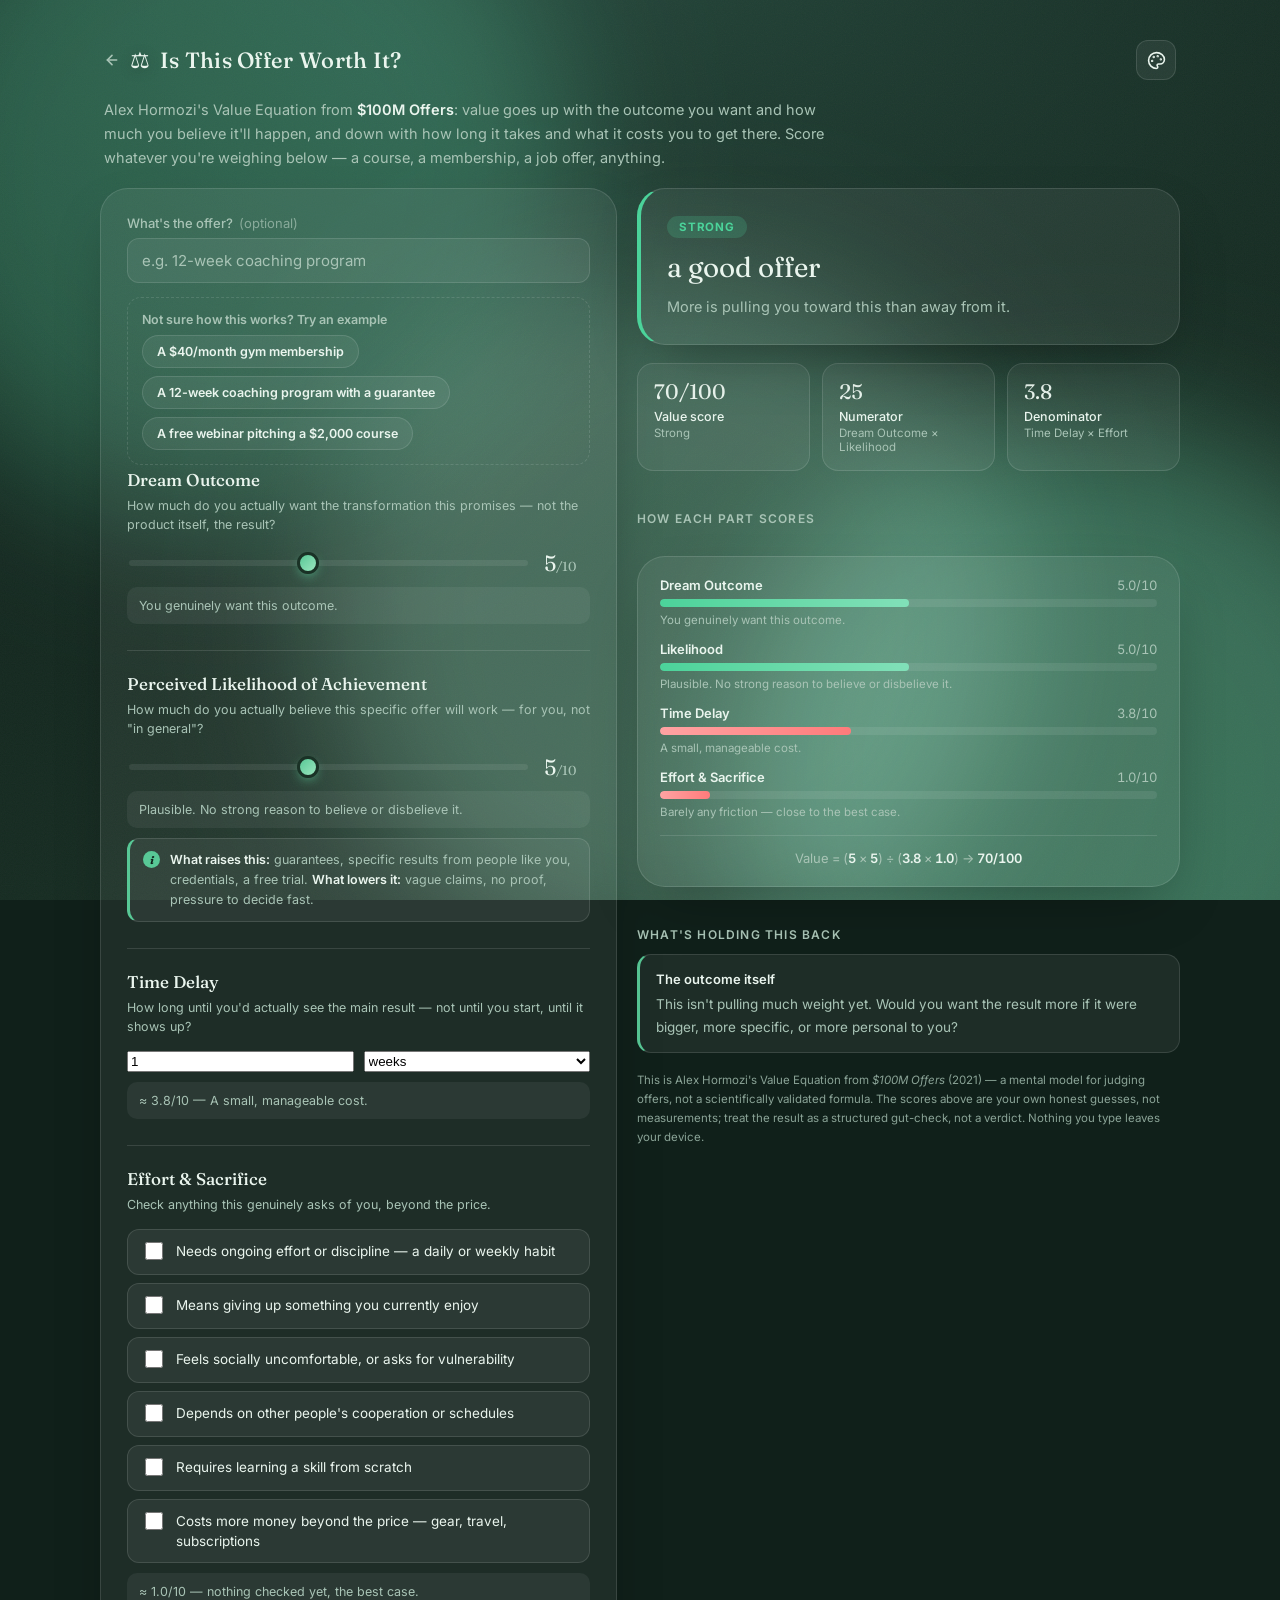
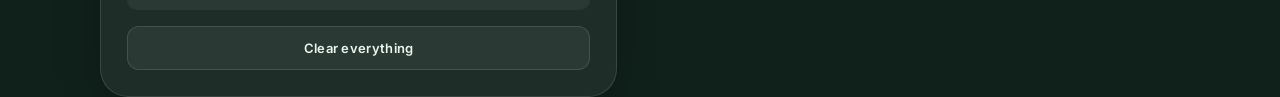
<file: tools/value/index.html>
<!DOCTYPE html>
<html lang="en" data-theme="forest">
<head>
  <meta charset="UTF-8" />
  <meta name="viewport" content="width=device-width, initial-scale=1.0, viewport-fit=cover" />
  <meta name="theme-color" content="#2f7d5b" />
  <meta name="description" content="Score any offer with Alex Hormozi's Value Equation: dream outcome, likelihood, time delay, and effort." />
  <title>Is This Offer Worth It? — the Value Equation</title>

  <!-- Apply the saved theme before first paint. See assets/js/theme.js. -->
  <script>
    (function () {
      try {
        var t = localStorage.getItem('site.theme');
        if (t) document.documentElement.setAttribute('data-theme', t);
      } catch (e) { /* storage unavailable — the default theme stands */ }
    })();
  </script>

  <link rel="preconnect" href="https://fonts.googleapis.com" />
  <link rel="preconnect" href="https://fonts.gstatic.com" crossorigin />
  <link href="https://fonts.googleapis.com/css2?family=Fraunces:opsz,wght@9..144,300;9..144,400;9..144,500&family=Inter:wght@300;400;500;600;700&display=swap" rel="stylesheet" />
  <link rel="stylesheet" href="../../assets/css/tokens.css" />
  <link rel="stylesheet" href="../../assets/css/base.css" />
  <link rel="stylesheet" href="value.css" />
  <link rel="icon" href="data:image/svg+xml,%3Csvg xmlns='http://www.w3.org/2000/svg' viewBox='0 0 100 100'%3E%3Ctext y='.9em' font-size='90'%3E%E2%9A%96%EF%B8%8F%3C/text%3E%3C/svg%3E" />
</head>
<body>
  <div class="aurora" aria-hidden="true">
    <span class="blob b1"></span>
    <span class="blob b2"></span>
    <span class="blob b3"></span>
    <div class="grain"></div>
  </div>

  <main class="value-tool">
    <header class="topbar">
      <a class="back-link" href="../../" aria-label="Back to all tools">
        <svg viewBox="0 0 24 24" width="16" height="16" fill="none" stroke="currentColor" stroke-width="2.4" stroke-linecap="round" stroke-linejoin="round"><line x1="19" y1="12" x2="5" y2="12"/><polyline points="12 19 5 12 12 5"/></svg>
        <span class="mark" aria-hidden="true">⚖️</span>
        <span class="name">Is This Offer Worth It?</span>
      </a>
      <div class="topbar-actions">
        <button id="theme-btn" class="icon-btn" title="Change theme" aria-label="Change theme">
          <svg viewBox="0 0 24 24" width="19" height="19" fill="none" stroke="currentColor" stroke-width="2" stroke-linecap="round" stroke-linejoin="round"><circle cx="13.5" cy="6.5" r=".5" fill="currentColor"/><circle cx="17.5" cy="10.5" r=".5" fill="currentColor"/><circle cx="8.5" cy="7.5" r=".5" fill="currentColor"/><circle cx="6.5" cy="12.5" r=".5" fill="currentColor"/><path d="M12 2C6.5 2 2 6.5 2 12s4.5 10 10 10c.926 0 1.648-.746 1.648-1.688 0-.437-.18-.835-.437-1.125-.29-.289-.438-.652-.438-1.125a1.64 1.64 0 0 1 1.668-1.668h1.996c3.051 0 5.555-2.503 5.555-5.554C21.965 6.012 17.461 2 12 2z"/></svg>
        </button>
      </div>
    </header>

    <p class="lede">
      Alex Hormozi's Value Equation from <em>$100M Offers</em>: value goes up with the outcome you want
      and how much you believe it'll happen, and down with how long it takes and what it costs you to
      get there. Score whatever you're weighing below — a course, a membership, a job offer, anything.
    </p>

    <div class="value-grid">
      <!-- ---------- Inputs ---------- -->
      <form class="panel card" id="value-form" autocomplete="off">
        <div class="field">
          <label for="offer-name">What's the offer? <span class="unit">(optional)</span></label>
          <input type="text" id="offer-name" maxlength="60" placeholder="e.g. 12-week coaching program" />
        </div>

        <div class="example-row">
          <span class="example-label">Not sure how this works? Try an example</span>
          <div class="example-btns" id="example-btns"></div>
        </div>

        <h2 class="panel-title">Dream Outcome</h2>
        <p class="panel-sub">How much do you actually want the transformation this promises — not the product itself, the result?</p>
        <div class="slider-field">
          <input type="range" id="dream-outcome" min="1" max="10" step="1" value="5" aria-describedby="dream-outcome-desc" />
          <div class="slider-readout"><span class="slider-value" id="dream-outcome-value">5</span><span class="slider-max">/10</span></div>
        </div>
        <p class="slider-desc" id="dream-outcome-desc"></p>

        <h2 class="panel-title">Perceived Likelihood of Achievement</h2>
        <p class="panel-sub">How much do you actually believe this specific offer will work — for you, not "in general"?</p>
        <div class="slider-field">
          <input type="range" id="likelihood" min="1" max="10" step="1" value="5" aria-describedby="likelihood-desc" />
          <div class="slider-readout"><span class="slider-value" id="likelihood-value">5</span><span class="slider-max">/10</span></div>
        </div>
        <p class="slider-desc" id="likelihood-desc"></p>
        <div class="infobox">
          <span class="infobox-icon" aria-hidden="true">i</span>
          <p><strong>What raises this:</strong> guarantees, specific results from people like you, credentials, a free trial. <strong>What lowers it:</strong> vague claims, no proof, pressure to decide fast.</p>
        </div>

        <h2 class="panel-title">Time Delay</h2>
        <p class="panel-sub">How long until you'd actually see the main result — not until you start, until it shows up?</p>
        <div class="field-row delay-row">
          <input type="number" id="delay-value" min="0" step="any" inputmode="decimal" placeholder="e.g. 6" aria-label="Time delay amount" />
          <select id="delay-unit" aria-label="Time delay unit"></select>
        </div>
        <p class="slider-desc" id="delay-desc"></p>

        <h2 class="panel-title">Effort &amp; Sacrifice</h2>
        <p class="panel-sub">Check anything this genuinely asks of you, beyond the price.</p>
        <ul class="effort-list" id="effort-list"></ul>
        <p class="slider-desc" id="effort-desc"></p>

        <button type="button" class="ctrl ctrl-ghost text-btn reset-btn" id="reset-btn" style="width:100%;margin-top:16px">Clear everything</button>
      </form>

      <!-- ---------- Results ---------- -->
      <section class="results" aria-live="polite">
        <div class="verdict card" id="verdict" data-tone="ok">
          <span class="verdict-badge" id="verdict-badge">Fair</span>
          <h2 class="verdict-headline"><span id="verdict-offer"></span><span id="verdict-headline">Could go either way</span></h2>
          <p class="verdict-sub" id="verdict-sub">Nothing here is clearly wrong — but nothing makes it obvious either.</p>
        </div>

        <div class="figures" id="figures"></div>

        <h3 class="group-title">How each part scores</h3>
        <div class="card lever-card">
          <ul class="lever-list" id="lever-list"></ul>
          <p class="equation-row" id="equation-row"></p>
        </div>

        <div id="advice-wrap">
          <h3 class="group-title">What's holding this back</h3>
          <ul class="guidance" id="advice-list"></ul>
        </div>

        <p class="disclaimer">
          This is Alex Hormozi's Value Equation from <em>$100M Offers</em> (2021) — a mental model for
          judging offers, not a scientifically validated formula. The scores above are your own honest
          guesses, not measurements; treat the result as a structured gut-check, not a verdict. Nothing
          you type leaves your device.
        </p>
      </section>
    </div>
  </main>

  <!-- Theme picker -->
  <div class="modal-backdrop" id="theme-modal" hidden>
    <div class="modal" role="dialog" aria-modal="true" aria-labelledby="theme-title">
      <div class="modal-head">
        <h2 id="theme-title">Theme</h2>
        <button class="icon-btn" data-close aria-label="Close">
          <svg viewBox="0 0 24 24" width="20" height="20" fill="none" stroke="currentColor" stroke-width="2" stroke-linecap="round"><line x1="18" y1="6" x2="6" y2="18"/><line x1="6" y1="6" x2="18" y2="18"/></svg>
        </button>
      </div>
      <div class="modal-body">
        <div class="theme-grid" id="theme-grid"></div>
      </div>
      <div class="modal-foot" style="justify-content:flex-end">
        <button class="ctrl ctrl-primary text-btn" data-close>Done</button>
      </div>
    </div>
  </div>

  <div class="toast" role="status" aria-live="polite"></div>

  <script type="module" src="js/main.js"></script>
</body>
</html>
</file>
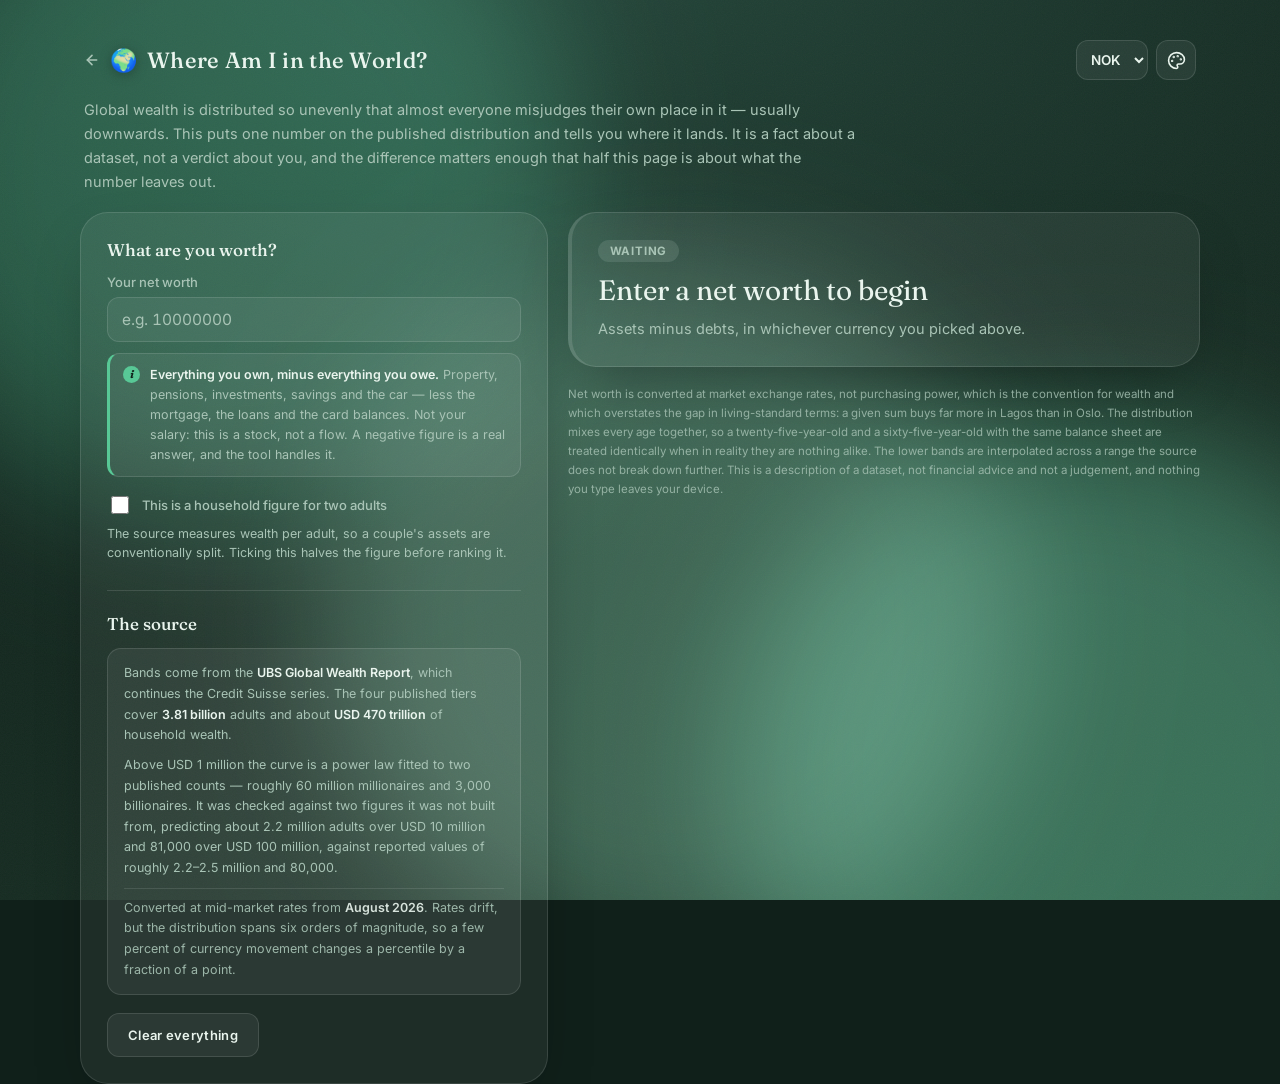
<file: tools/world/index.html>
<!DOCTYPE html>
<html lang="en" data-theme="forest">
<head>
  <meta charset="UTF-8" />
  <meta name="viewport" content="width=device-width, initial-scale=1.0, viewport-fit=cover" />
  <meta name="theme-color" content="#2f7d5b" />
  <meta name="description" content="Put your net worth on the global wealth distribution: what percentile you are in, how many adults hold less, and what the number does and does not mean." />
  <title>Where Am I in the World? — your net worth on the global scale</title>

  <!-- Apply the saved theme before first paint. See assets/js/theme.js. -->
  <script>
    (function () {
      try {
        var t = localStorage.getItem('site.theme');
        if (t) document.documentElement.setAttribute('data-theme', t);
      } catch (e) { /* storage unavailable — the default theme stands */ }
    })();
  </script>

  <link rel="preconnect" href="https://fonts.googleapis.com" />
  <link rel="preconnect" href="https://fonts.gstatic.com" crossorigin />
  <link href="https://fonts.googleapis.com/css2?family=Fraunces:opsz,wght@9..144,300;9..144,400;9..144,500&family=Inter:wght@300;400;500;600;700&display=swap" rel="stylesheet" />
  <link rel="stylesheet" href="../../assets/css/tokens.css" />
  <link rel="stylesheet" href="../../assets/css/base.css" />
  <link rel="stylesheet" href="world.css" />
  <link rel="icon" href="data:image/svg+xml,%3Csvg xmlns='http://www.w3.org/2000/svg' viewBox='0 0 100 100'%3E%3Ctext y='.9em' font-size='90'%3E%F0%9F%8C%8D%3C/text%3E%3C/svg%3E" />
</head>
<body>
  <div class="aurora" aria-hidden="true">
    <span class="blob b1"></span>
    <span class="blob b2"></span>
    <span class="blob b3"></span>
    <div class="grain"></div>
  </div>

  <main class="world-tool">
    <header class="topbar">
      <a class="back-link" href="../../" aria-label="Back to all tools">
        <svg viewBox="0 0 24 24" width="16" height="16" fill="none" stroke="currentColor" stroke-width="2.4" stroke-linecap="round" stroke-linejoin="round"><line x1="19" y1="12" x2="5" y2="12"/><polyline points="12 19 5 12 12 5"/></svg>
        <span class="mark" aria-hidden="true">🌍</span>
        <span class="name">Where Am I in the World?</span>
      </a>
      <div class="topbar-actions">
        <label class="sr-only" for="currency">Currency</label>
        <select id="currency" class="currency-select"></select>
        <button id="theme-btn" class="icon-btn" title="Change theme" aria-label="Change theme">
          <svg viewBox="0 0 24 24" width="19" height="19" fill="none" stroke="currentColor" stroke-width="2" stroke-linecap="round" stroke-linejoin="round"><circle cx="13.5" cy="6.5" r=".5" fill="currentColor"/><circle cx="17.5" cy="10.5" r=".5" fill="currentColor"/><circle cx="8.5" cy="7.5" r=".5" fill="currentColor"/><circle cx="6.5" cy="12.5" r=".5" fill="currentColor"/><path d="M12 2C6.5 2 2 6.5 2 12s4.5 10 10 10c.926 0 1.648-.746 1.648-1.688 0-.437-.18-.835-.437-1.125-.29-.289-.438-.652-.438-1.125a1.64 1.64 0 0 1 1.668-1.668h1.996c3.051 0 5.555-2.503 5.555-5.554C21.965 6.012 17.461 2 12 2z"/></svg>
        </button>
      </div>
    </header>

    <p class="lede">
      Global wealth is distributed so unevenly that almost everyone misjudges their own place in it —
      usually downwards. This puts one number on the published distribution and tells you where it
      lands. It is a fact about a dataset, not a verdict about you, and the difference matters enough
      that half this page is about what the number leaves out.
    </p>

    <div class="world-grid">
      <!-- ---------- Inputs ---------- -->
      <form class="panel card" id="world-form" autocomplete="off">
        <h2 class="panel-title">What are you worth?</h2>

        <div class="field">
          <label for="net-worth">Your net worth</label>
          <input type="number" id="net-worth" step="any" inputmode="decimal" placeholder="e.g. 10000000" />
          <div class="infobox">
            <span class="infobox-icon" aria-hidden="true">i</span>
            <p>
              <strong>Everything you own, minus everything you owe.</strong> Property, pensions,
              investments, savings and the car — less the mortgage, the loans and the card balances.
              Not your salary: this is a stock, not a flow. A negative figure is a real answer, and
              the tool handles it.
            </p>
          </div>
        </div>

        <div class="field">
          <label class="checkline" for="household">
            <input type="checkbox" id="household" />
            <span>This is a household figure for two adults</span>
          </label>
          <p class="hint">The source measures wealth per adult, so a couple's assets are conventionally split. Ticking this halves the figure before ranking it.</p>
        </div>

        <h2 class="panel-title">The source</h2>

        <div class="sourcebox">
          <p>
            Bands come from the <strong>UBS Global Wealth Report</strong>, which continues the Credit
            Suisse series. The four published tiers cover <strong id="src-adults">—</strong> adults
            and about <strong id="src-wealth">—</strong> of household wealth.
          </p>
          <p>
            Above USD 1 million the curve is a power law fitted to two published counts — roughly
            60 million millionaires and 3,000 billionaires. It was checked against two figures it was
            not built from, predicting about 2.2 million adults over USD 10 million and 81,000 over
            USD 100 million, against reported values of roughly 2.2–2.5 million and 80,000.
          </p>
          <p class="sourcebox-note">
            Converted at mid-market rates from <strong id="src-rates">—</strong>. Rates drift, but the
            distribution spans six orders of magnitude, so a few percent of currency movement changes
            a percentile by a fraction of a point.
          </p>
        </div>

        <button type="button" class="ctrl ctrl-ghost text-btn reset-btn" id="reset-btn">Clear everything</button>
      </form>

      <!-- ---------- Results ---------- -->
      <section class="results" aria-live="polite">
        <div class="verdict card" id="verdict" data-tone="empty">
          <span class="verdict-badge" id="verdict-badge">Waiting</span>
          <h2 class="verdict-headline" id="verdict-headline">Enter a net worth to begin</h2>
          <p class="verdict-sub" id="verdict-sub">Assets minus debts, in whichever currency you picked above.</p>
        </div>

        <div id="results-body" hidden>
          <div class="card hero-card" id="hero-card">
            <div class="hero-eyebrow">You are in the global</div>
            <div class="hero-number" id="hero-number">—</div>
            <div class="hero-label" id="hero-label">by net worth per adult</div>
            <p class="hero-detail" id="hero-detail"></p>
            <p class="indicative-note" id="indicative-note" hidden></p>
          </div>

          <div class="figures" id="figures"></div>

          <h3 class="group-title">The whole distribution</h3>
          <div class="card chart-card">
            <div class="chart-wrap">
              <svg id="chart" class="distribution-chart" role="img" aria-labelledby="chart-title"></svg>
              <p id="chart-title" class="sr-only">
                Chart of the global wealth distribution. The horizontal axis is net worth on a
                logarithmic scale from 100 US dollars to 1 billion; the vertical axis is the share of
                adults holding less than that amount. Your position is marked. The published bands are
                shaded behind the curve, and their figures are in the table below.
              </p>
              <div class="dc-tooltip" id="chart-tooltip" hidden></div>
            </div>
            <ul class="dc-legend" id="chart-legend"></ul>
            <button type="button" class="table-toggle" id="table-toggle" aria-expanded="false" aria-controls="chart-table-wrap">
              Show the published bands
            </button>
            <div class="table-wrap" id="chart-table-wrap" hidden>
              <table class="dc-table" id="chart-table"></table>
            </div>
          </div>

          <h3 class="group-title" id="milestones-title">What the next rungs cost</h3>
          <ul class="milestones" id="milestones"></ul>

          <h3 class="group-title">What this number is not</h3>
          <ul class="guidance" id="guidance"></ul>
        </div>

        <p class="disclaimer">
          Net worth is converted at market exchange rates, not purchasing power, which is the
          convention for wealth and which overstates the gap in living-standard terms: a given sum
          buys far more in Lagos than in Oslo. The distribution mixes every age together, so a
          twenty-five-year-old and a sixty-five-year-old with the same balance sheet are treated
          identically when in reality they are nothing alike. The lower bands are interpolated across
          a range the source does not break down further. This is a description of a dataset, not
          financial advice and not a judgement, and nothing you type leaves your device.
        </p>
      </section>
    </div>
  </main>

  <!-- Theme picker -->
  <div class="modal-backdrop" id="theme-modal" hidden>
    <div class="modal" role="dialog" aria-modal="true" aria-labelledby="theme-title">
      <div class="modal-head">
        <h2 id="theme-title">Theme</h2>
        <button class="icon-btn" data-close aria-label="Close">
          <svg viewBox="0 0 24 24" width="20" height="20" fill="none" stroke="currentColor" stroke-width="2" stroke-linecap="round"><line x1="18" y1="6" x2="6" y2="18"/><line x1="6" y1="6" x2="18" y2="18"/></svg>
        </button>
      </div>
      <div class="modal-body">
        <div class="theme-grid" id="theme-grid"></div>
      </div>
      <div class="modal-foot" style="justify-content:flex-end">
        <button class="ctrl ctrl-primary text-btn" data-close>Done</button>
      </div>
    </div>
  </div>

  <div class="toast" role="status" aria-live="polite"></div>

  <script type="module" src="js/main.js"></script>
</body>
</html>
</file>
<file: assets/css/tokens.css>
/* ============================================================
   Design tokens
   Shared by every page. Each theme redefines the full palette,
   so components only ever reference the semantic variables
   below (--accent, --surface, --text, …) and never raw colors.
   ============================================================ */

:root {
  --font-display: 'Fraunces', Georgia, serif;
  --font-ui: 'Inter', system-ui, -apple-system, sans-serif;

  --radius-lg: 28px;
  --radius-md: 18px;
  --radius-sm: 12px;

  --ease-spring: cubic-bezier(0.34, 1.56, 0.64, 1);
  --ease-out: cubic-bezier(0.16, 1, 0.3, 1);

  --shadow-card: 0 24px 60px -20px rgba(0, 0, 0, 0.35);
  --shadow-soft: 0 8px 24px -10px rgba(0, 0, 0, 0.28);

  /* Contrast-safe ink for text sitting on an --accent fill.
     Light themes override this to white. */
  --on-accent: #10201a;

  /* Status colours, independent of the chosen palette so that "this is a
     problem" never reads as decoration. Light themes darken them below. */
  --good: #4bd39a;
  --ok: #f0bd5c;
  --bad: #ff7b7b;
}

/* ---------- Themes ------------------------------------------
   --accent drives every primary action, ring, and glow.
   Add a theme here and register it in assets/js/theme.js. */

[data-theme='forest'] {
  --bg-0: #10201a; --bg-1: #1a3226; --bg-2: #24463a;
  --blob-1: #2f7d5b; --blob-2: #4aa07a; --blob-3: #7bc4a0;
  --accent: #58c896; --accent-2: #9be6bf;
  --text: #eaf5ee; --text-dim: #a9c4b6;
  --surface: rgba(255, 255, 255, 0.06);
  --surface-2: rgba(255, 255, 255, 0.10);
  --stroke: rgba(255, 255, 255, 0.12);
  --track: rgba(255, 255, 255, 0.08);
}

[data-theme='sakura'] {
  --bg-0: #2a1a24; --bg-1: #3d2230; --bg-2: #522b3f;
  --blob-1: #e06a94; --blob-2: #f4a6c0; --blob-3: #ffd0dd;
  --accent: #ff8fb0; --accent-2: #ffc2d4;
  --text: #fbeef2; --text-dim: #d8b3c1;
  --surface: rgba(255, 255, 255, 0.07);
  --surface-2: rgba(255, 255, 255, 0.12);
  --stroke: rgba(255, 255, 255, 0.14);
  --track: rgba(255, 255, 255, 0.09);
  --on-accent: #40202c;
}

[data-theme='midnight'] {
  --bg-0: #0b1020; --bg-1: #141c33; --bg-2: #1e2a4a;
  --blob-1: #4f6bff; --blob-2: #7d8bff; --blob-3: #a99bff;
  --accent: #7b8cff; --accent-2: #c0b3ff;
  --text: #eef1ff; --text-dim: #a9b1d6;
  --surface: rgba(255, 255, 255, 0.06);
  --surface-2: rgba(255, 255, 255, 0.10);
  --stroke: rgba(255, 255, 255, 0.12);
  --track: rgba(255, 255, 255, 0.08);
  --on-accent: #ffffff;
}

[data-theme='sunset'] {
  --bg-0: #2a1512; --bg-1: #3f1f18; --bg-2: #572a1c;
  --blob-1: #ff7a4d; --blob-2: #ffb057; --blob-3: #ffd98a;
  --accent: #ff9a5a; --accent-2: #ffd08a;
  --text: #fff1e8; --text-dim: #dab6a2;
  --surface: rgba(255, 255, 255, 0.07);
  --surface-2: rgba(255, 255, 255, 0.12);
  --stroke: rgba(255, 255, 255, 0.14);
  --track: rgba(255, 255, 255, 0.09);
  --on-accent: #3a1a10;
}

[data-theme='ocean'] {
  --bg-0: #06171f; --bg-1: #0c2a35; --bg-2: #123f4d;
  --blob-1: #1fb0c9; --blob-2: #4fd6de; --blob-3: #9af0e6;
  --accent: #38d0d6; --accent-2: #9af0e6;
  --text: #e6f8fa; --text-dim: #9dc4cc;
  --surface: rgba(255, 255, 255, 0.06);
  --surface-2: rgba(255, 255, 255, 0.11);
  --stroke: rgba(255, 255, 255, 0.13);
  --track: rgba(255, 255, 255, 0.08);
  --on-accent: #06222b;
}

[data-theme='lavender'] {
  --bg-0: #f4f1fb; --bg-1: #eae4f7; --bg-2: #ded3f0;
  --blob-1: #b8a4f0; --blob-2: #d3c3f7; --blob-3: #efe6ff;
  --accent: #8b6be6; --accent-2: #b79bff;
  --text: #2e2545; --text-dim: #6f6390;
  --surface: rgba(255, 255, 255, 0.55);
  --surface-2: rgba(255, 255, 255, 0.75);
  --stroke: rgba(90, 70, 140, 0.14);
  --track: rgba(90, 70, 140, 0.12);
  --shadow-card: 0 24px 60px -22px rgba(90, 70, 140, 0.4);
  --shadow-soft: 0 8px 24px -10px rgba(90, 70, 140, 0.28);
  --on-accent: #ffffff;
  --good: #12855c;
  --ok: #a8730a;
  --bad: #c93b3b;
}
</file>
<file: assets/css/base.css>
/* ============================================================
   Base layer
   Reset, page chrome, and the primitives every tool reuses:
   buttons, cards, modals, toasts.
   ============================================================ */

*,
*::before,
*::after { box-sizing: border-box; }

html, body { height: 100%; }

body {
  margin: 0;
  min-height: 100dvh;
  padding: clamp(16px, 4vw, 40px);
  display: flex;
  flex-direction: column;
  align-items: center;
  font-family: var(--font-ui);
  color: var(--text);
  background: var(--bg-0);
  overflow-x: hidden;
  -webkit-font-smoothing: antialiased;
  transition: background 0.8s var(--ease-out), color 0.6s var(--ease-out);
}

h1, h2, h3 { font-family: var(--font-display); font-weight: 500; }

a { color: inherit; }

:focus-visible {
  outline: 2px solid var(--accent);
  outline-offset: 3px;
  border-radius: 4px;
}

.sr-only {
  position: absolute;
  width: 1px; height: 1px;
  padding: 0; margin: -1px;
  overflow: hidden;
  clip-path: inset(50%);
  white-space: nowrap;
}

/* Keyboard users get a visible jump-to-content link. */
.skip-link {
  position: absolute;
  top: 8px; left: 50%;
  transform: translate(-50%, -200%);
  z-index: 300;
  padding: 10px 18px;
  border-radius: 999px;
  background: var(--bg-2);
  border: 1px solid var(--stroke);
  font-size: 14px;
  font-weight: 600;
  text-decoration: none;
  transition: transform 0.25s var(--ease-out);
}
.skip-link:focus { transform: translate(-50%, 0); }

/* ---------- Aurora background ------------------------------ */
.aurora {
  position: fixed;
  inset: 0;
  z-index: -1;
  overflow: hidden;
  background:
    radial-gradient(120% 120% at 50% -10%, var(--bg-2), transparent 60%),
    linear-gradient(160deg, var(--bg-0), var(--bg-1));
  transition: background 0.8s var(--ease-out);
}
.blob {
  position: absolute;
  width: 55vmax;
  height: 55vmax;
  border-radius: 50%;
  filter: blur(70px);
  opacity: 0.5;
  mix-blend-mode: screen;
  will-change: transform;
}
[data-theme='lavender'] .blob { mix-blend-mode: multiply; opacity: 0.35; }
.b1 { background: var(--blob-1); top: -20%; left: -10%; animation: drift1 22s var(--ease-out) infinite alternate; }
.b2 { background: var(--blob-2); bottom: -25%; right: -12%; animation: drift2 26s var(--ease-out) infinite alternate; }
.b3 { background: var(--blob-3); top: 30%; right: 20%; opacity: 0.35; animation: drift3 30s var(--ease-out) infinite alternate; }

@keyframes drift1 { to { transform: translate(12vw, 10vh) scale(1.15); } }
@keyframes drift2 { to { transform: translate(-10vw, -8vh) scale(1.1); } }
@keyframes drift3 { to { transform: translate(-14vw, 12vh) scale(0.9); } }

.grain {
  position: absolute;
  inset: 0;
  opacity: 0.04;
  pointer-events: none;
  background-image: url("data:image/svg+xml,%3Csvg xmlns='http://www.w3.org/2000/svg' width='120' height='120'%3E%3Cfilter id='n'%3E%3CfeTurbulence type='fractalNoise' baseFrequency='0.9' numOctaves='3'/%3E%3C/filter%3E%3Crect width='100%25' height='100%25' filter='url(%23n)'/%3E%3C/svg%3E");
}

/* ---------- Shared entrance -------------------------------- */
@keyframes rise { from { opacity: 0; transform: translateY(14px); } }

/* ---------- Tool chrome ------------------------------------
   The header every tool page carries: a link back to the hub on
   the left, actions on the right. */
.topbar { display: flex; align-items: center; justify-content: space-between; gap: 16px; padding: 0 4px; }
.topbar-actions { display: flex; align-items: center; gap: 8px; }

.back-link {
  display: flex;
  align-items: center;
  gap: 10px;
  min-width: 0;
  color: inherit;
  text-decoration: none;
}
.back-link svg { flex: none; color: var(--text-dim); transition: transform 0.25s var(--ease-out), color 0.25s; }
.back-link:hover svg { color: var(--text); transform: translateX(-3px); }
.back-link .mark { font-size: 22px; line-height: 1; filter: drop-shadow(0 2px 6px rgba(0, 0, 0, 0.25)); }
.back-link .name {
  font-family: var(--font-display);
  font-size: 22px;
  font-weight: 500;
  letter-spacing: 0.3px;
  white-space: nowrap;
  overflow: hidden;
  text-overflow: ellipsis;
}

/* ---------- Buttons ---------------------------------------- */
.icon-btn {
  display: grid;
  place-items: center;
  width: 40px; height: 40px;
  border: 1px solid var(--stroke);
  border-radius: 12px;
  background: var(--surface);
  color: var(--text);
  cursor: pointer;
  -webkit-backdrop-filter: blur(10px);
  backdrop-filter: blur(10px);
  transition: background 0.25s, transform 0.25s var(--ease-spring), border-color 0.25s;
}
.icon-btn:hover { background: var(--surface-2); transform: translateY(-2px); }
.icon-btn:active { transform: translateY(0) scale(0.96); }

.ctrl {
  font-family: var(--font-ui);
  cursor: pointer;
  border: 1px solid var(--stroke);
  color: var(--text);
  background: var(--surface);
  transition: transform 0.25s var(--ease-spring), background 0.25s, box-shadow 0.3s, filter 0.25s;
}
.ctrl-ghost {
  width: 52px; height: 52px;
  border-radius: 16px;
  display: grid;
  place-items: center;
}
.ctrl-ghost:hover { background: var(--surface-2); transform: translateY(-2px); }
.ctrl-primary {
  min-width: 150px; height: 56px;
  border: none;
  border-radius: 999px;
  font-size: 17px;
  font-weight: 700;
  letter-spacing: 1.5px;
  text-transform: uppercase;
  color: var(--on-accent);
  background: linear-gradient(135deg, var(--accent), var(--accent-2));
  box-shadow: 0 12px 30px -8px var(--accent);
}
.ctrl-primary:hover { transform: translateY(-2px); box-shadow: 0 16px 38px -8px var(--accent); filter: brightness(1.05); }
.ctrl:active { transform: scale(0.95); }

/* Compact text variants used inside modal footers. */
.text-btn { min-width: auto; height: 44px; padding: 0 20px; font-size: 13px; }
.text-btn.ctrl-ghost { width: auto; border-radius: 12px; text-transform: none; letter-spacing: 0.3px; font-weight: 600; }
.text-btn.ctrl-primary { border-radius: 12px; }

kbd {
  font-family: var(--font-ui);
  font-size: 11px;
  padding: 2px 6px;
  border-radius: 6px;
  background: var(--surface-2);
  border: 1px solid var(--stroke);
}

/* ---------- Cards ------------------------------------------ */
.card {
  background: var(--surface);
  border: 1px solid var(--stroke);
  border-radius: var(--radius-lg);
  -webkit-backdrop-filter: blur(24px);
  backdrop-filter: blur(24px);
  box-shadow: var(--shadow-card);
}

/* ---------- Modals ----------------------------------------- */
.modal-backdrop {
  position: fixed;
  inset: 0;
  z-index: 100;
  display: grid;
  place-items: center;
  padding: 20px;
  background: rgba(0, 0, 0, 0.45);
  -webkit-backdrop-filter: blur(6px);
  backdrop-filter: blur(6px);
  animation: fade 0.3s ease both;
}
.modal-backdrop[hidden] { display: none; }
@keyframes fade { from { opacity: 0; } }

.modal {
  width: 100%;
  max-width: 440px;
  max-height: 88dvh;
  overflow: hidden;
  display: flex;
  flex-direction: column;
  background: var(--bg-1);
  border: 1px solid var(--stroke);
  border-radius: var(--radius-lg);
  box-shadow: var(--shadow-card);
  animation: pop-in 0.4s var(--ease-spring) both;
}
@keyframes pop-in { from { opacity: 0; transform: translateY(20px) scale(0.96); } }

.modal-head { display: flex; align-items: center; justify-content: space-between; padding: 20px 22px 6px; }
.modal-head h2 { font-size: 22px; margin: 0; }
.modal-body { padding: 8px 22px; overflow-y: auto; }
.modal-foot {
  display: flex;
  gap: 10px;
  justify-content: space-between;
  padding: 14px 22px 20px;
  border-top: 1px solid var(--stroke);
}

.group-title {
  font-family: var(--font-ui);
  font-size: 12px;
  text-transform: uppercase;
  letter-spacing: 1.2px;
  color: var(--text-dim);
  margin: 22px 0 12px;
  font-weight: 600;
}

/* ---------- Theme picker ----------------------------------- */
.theme-grid { display: grid; grid-template-columns: repeat(3, 1fr); gap: 10px; }
.theme-swatch {
  position: relative;
  height: 60px;
  border-radius: 14px;
  border: 2px solid transparent;
  overflow: hidden;
  cursor: pointer;
  transition: transform 0.25s var(--ease-spring), border-color 0.25s;
}
.theme-swatch:hover { transform: translateY(-3px); }
.theme-swatch.selected { border-color: var(--text); }
.theme-swatch span {
  position: absolute;
  bottom: 6px; left: 8px;
  font-size: 11px;
  font-weight: 600;
  color: #fff;
  text-shadow: 0 1px 3px rgba(0, 0, 0, 0.5);
}

/* ---------- Toast ------------------------------------------ */
.toast {
  position: fixed;
  left: 50%; bottom: 28px;
  transform: translate(-50%, 30px);
  z-index: 200;
  padding: 12px 22px;
  background: var(--bg-2);
  color: var(--text);
  border: 1px solid var(--stroke);
  border-radius: 999px;
  font-size: 14px;
  font-weight: 500;
  box-shadow: var(--shadow-soft);
  opacity: 0;
  pointer-events: none;
  transition: opacity 0.35s, transform 0.45s var(--ease-spring);
}
.toast.show { opacity: 1; transform: translate(-50%, 0); }

/* ---------- Motion preferences ----------------------------- */
@media (prefers-reduced-motion: reduce) {
  *, *::before, *::after {
    animation-duration: 0.001ms !important;
    animation-iteration-count: 1 !important;
    transition-duration: 0.15s !important;
  }
  .blob { animation: none; }
}
</file>
<file: assets/css/home.css>
/* ============================================================
   Home — hero, tool grid, about
   ============================================================ */

.home {
  width: 100%;
  max-width: 1040px;
  display: flex;
  flex-direction: column;
  gap: clamp(48px, 9vw, 96px);
  animation: rise 0.7s var(--ease-out) both;
}

/* <main> is one flex child, so its sections need their own rhythm. */
.home main {
  display: flex;
  flex-direction: column;
  gap: clamp(48px, 9vw, 96px);
}

/* ---------- Header ----------------------------------------- */
.site-header {
  display: flex;
  align-items: center;
  justify-content: space-between;
  gap: 16px;
  padding: 0 4px;
}

.brand {
  display: flex;
  align-items: center;
  gap: 12px;
  text-decoration: none;
}
.brand-mark {
  display: grid;
  place-items: center;
  width: 38px; height: 38px;
  border-radius: 12px;
  background: linear-gradient(135deg, var(--accent), var(--accent-2));
  color: var(--on-accent);
  font-size: 14px;
  font-weight: 700;
  letter-spacing: 0.5px;
  box-shadow: 0 8px 22px -10px var(--accent);
}
.brand-name {
  font-family: var(--font-display);
  font-size: 19px;
  font-weight: 500;
  letter-spacing: 0.2px;
}

.site-nav { display: flex; align-items: center; gap: 6px; }
.nav-link {
  padding: 8px 14px;
  border-radius: 999px;
  color: var(--text-dim);
  font-size: 14px;
  font-weight: 500;
  text-decoration: none;
  transition: color 0.25s, background 0.25s;
}
.nav-link:hover { color: var(--text); background: var(--surface); }

/* ---------- Hero ------------------------------------------- */
.hero { max-width: 640px; }
.hero-eyebrow {
  display: inline-flex;
  align-items: center;
  gap: 8px;
  margin: 0 0 20px;
  padding: 6px 14px;
  border: 1px solid var(--stroke);
  border-radius: 999px;
  background: var(--surface);
  color: var(--text-dim);
  font-size: 12.5px;
  font-weight: 500;
  letter-spacing: 0.3px;
}
.hero-eyebrow::before {
  content: '';
  width: 7px; height: 7px;
  border-radius: 50%;
  background: var(--accent);
  box-shadow: 0 0 12px var(--accent);
}
.hero h1 {
  margin: 0 0 18px;
  font-size: clamp(38px, 7vw, 62px);
  font-weight: 300;
  line-height: 1.06;
  letter-spacing: -0.5px;
}
.hero h1 em {
  font-style: italic;
  background: linear-gradient(120deg, var(--accent), var(--accent-2));
  -webkit-background-clip: text;
  background-clip: text;
  color: transparent;
}
.hero-lede {
  margin: 0 0 30px;
  color: var(--text-dim);
  font-size: clamp(16px, 2.2vw, 18.5px);
  line-height: 1.65;
}
.hero-actions { display: flex; flex-wrap: wrap; gap: 12px; }
.btn-link {
  display: inline-grid;
  place-items: center;
  padding: 0 26px;
  text-decoration: none;
}
.btn-link.ctrl-primary { height: 52px; font-size: 14px; }
.btn-link.ctrl-ghost { width: auto; height: 52px; border-radius: 999px; font-size: 14px; font-weight: 600; }

/* ---------- Sections --------------------------------------- */
.section-head { margin-bottom: 26px; }
.section-head h2 {
  margin: 0 0 8px;
  font-size: clamp(26px, 4vw, 34px);
  font-weight: 400;
}
.section-head p { margin: 0; color: var(--text-dim); font-size: 15px; line-height: 1.6; }

/* ---------- Tool grid -------------------------------------- */
.tool-grid {
  display: grid;
  grid-template-columns: repeat(auto-fill, minmax(260px, 1fr));
  gap: 18px;
}

.tool-card {
  position: relative;
  display: flex;
  flex-direction: column;
  gap: 12px;
  padding: 24px;
  border-radius: var(--radius-md);
  text-decoration: none;
  color: inherit;
  isolation: isolate;
  transition: transform 0.35s var(--ease-out), border-color 0.3s, background 0.3s;
}

/* Accent wash that fades in on hover, behind the content. */
.tool-card::before {
  content: '';
  position: absolute;
  inset: 0;
  z-index: -1;
  border-radius: inherit;
  background: radial-gradient(120% 120% at 0% 0%, var(--accent), transparent 65%);
  opacity: 0;
  transition: opacity 0.35s var(--ease-out);
}
a.tool-card:hover { transform: translateY(-4px); border-color: var(--accent); }
a.tool-card:hover::before { opacity: 0.12; }

.tool-icon {
  font-size: 28px;
  line-height: 1;
  filter: drop-shadow(0 6px 14px rgba(0, 0, 0, 0.25));
}
.tool-name {
  margin: 0;
  font-size: 20px;
  font-weight: 500;
  display: flex;
  align-items: center;
  gap: 10px;
}
.tool-tagline {
  margin: 0;
  flex: 1;
  color: var(--text-dim);
  font-size: 14px;
  line-height: 1.6;
}
.tool-tags { display: flex; flex-wrap: wrap; gap: 6px; }
.tool-tag {
  padding: 4px 10px;
  border: 1px solid var(--stroke);
  border-radius: 999px;
  background: var(--surface);
  color: var(--text-dim);
  font-size: 11.5px;
  font-weight: 500;
}

.tool-status {
  position: absolute;
  top: 20px; right: 20px;
  padding: 4px 10px;
  border-radius: 999px;
  font-size: 11px;
  font-weight: 600;
  letter-spacing: 0.4px;
  text-transform: uppercase;
}
.tool-status.live { background: linear-gradient(135deg, var(--accent), var(--accent-2)); color: var(--on-accent); }
.tool-status.soon { background: var(--surface-2); color: var(--text-dim); border: 1px solid var(--stroke); }

.tool-card.is-soon { opacity: 0.62; cursor: default; }

.tool-open {
  display: inline-flex;
  align-items: center;
  gap: 6px;
  color: var(--accent);
  font-size: 13.5px;
  font-weight: 600;
}
.tool-open svg { transition: transform 0.3s var(--ease-out); }
a.tool-card:hover .tool-open svg { transform: translateX(4px); }

/* ---------- About ------------------------------------------ */
.about-body { padding: 28px; border-radius: var(--radius-md); max-width: 640px; }
.about-lede { margin: 0 0 18px; color: var(--text-dim); font-size: 17px; line-height: 1.7; }
.about-body strong { color: var(--text); font-weight: 600; }

.link-list { list-style: none; margin: 0; padding: 0; display: flex; flex-direction: column; gap: 2px; }
.link-list a {
  display: flex;
  align-items: center;
  justify-content: space-between;
  padding: 10px 12px;
  margin: 0 -12px;
  border-radius: 10px;
  color: var(--text-dim);
  font-size: 14px;
  text-decoration: none;
  transition: color 0.2s, background 0.2s;
}
.link-list a:hover { color: var(--text); background: var(--surface-2); }
.link-list span { color: var(--accent); font-size: 12px; }

/* ---------- Footer ----------------------------------------- */
.site-footer {
  display: flex;
  flex-wrap: wrap;
  align-items: center;
  justify-content: space-between;
  gap: 10px;
  padding: 24px 4px 0;
  border-top: 1px solid var(--stroke);
  color: var(--text-dim);
  font-size: 13px;
}
.site-footer a { color: var(--text-dim); text-decoration: none; }
.site-footer a:hover { color: var(--text); }

/* ---------- Responsive ------------------------------------- */
@media (max-width: 520px) {
  .site-nav .nav-link { display: none; }
  .tool-grid { grid-template-columns: 1fr; }
}
</file>
<file: tools/affordability/affordability.css>
/* ============================================================
   Can I Afford This? — tool-specific styles
   Tokens, chrome, buttons, and modals come from assets/css/.
   ============================================================ */

.calc {
  width: 100%;
  max-width: 1080px;
  display: flex;
  flex-direction: column;
  gap: 22px;
  animation: rise 0.7s var(--ease-out) both;
}

.calc-grid {
  display: grid;
  grid-template-columns: minmax(0, 1fr) minmax(0, 1.05fr);
  gap: 20px;
  align-items: start;
}

.currency-select {
  height: 40px;
  padding: 0 10px;
  border: 1px solid var(--stroke);
  border-radius: 12px;
  background: var(--surface);
  color: var(--text);
  font-family: var(--font-ui);
  font-size: 13.5px;
  font-weight: 600;
  cursor: pointer;
}

/* ---------- Input panel ------------------------------------ */
.panel { padding: 26px; }

.panel-title {
  margin: 0 0 18px;
  font-size: 18px;
  font-weight: 500;
}
.panel-title:not(:first-child) {
  margin-top: 30px;
  padding-top: 24px;
  border-top: 1px solid var(--stroke);
}

.field { display: flex; flex-direction: column; gap: 7px; margin-bottom: 16px; min-width: 0; }
.field label {
  display: flex;
  flex-wrap: wrap;
  align-items: baseline;
  justify-content: space-between;
  gap: 4px 10px;
  font-size: 13px;
  font-weight: 500;
  color: var(--text-dim);
}
.field .unit { opacity: 0.7; font-weight: 400; }

/* Inline "not sure? do this instead" shortcut, offered inside a label. */
.quickfill {
  border: none;
  background: none;
  padding: 0;
  color: var(--accent);
  font-family: var(--font-ui);
  font-size: 12px;
  font-weight: 600;
  text-align: right;
  cursor: pointer;
  text-decoration: underline;
  text-underline-offset: 2px;
  transition: opacity 0.2s;
}
.quickfill:hover { opacity: 0.75; }
.quickfill[hidden] { display: none; }

.section-note {
  margin: -10px 0 20px;
  color: var(--text-dim);
  font-size: 12.5px;
  line-height: 1.55;
}

/* A heavier hint, for the three questions people most often answer wrong. */
.infobox {
  display: flex;
  gap: 10px;
  padding: 11px 13px;
  border: 1px solid var(--stroke);
  border-left: 3px solid var(--accent);
  border-radius: 12px;
  background: var(--surface);
}
.infobox p {
  margin: 0;
  color: var(--text-dim);
  font-size: 12.5px;
  line-height: 1.6;
}
.infobox strong { color: var(--text); font-weight: 600; }
.infobox-icon {
  flex: none;
  display: grid;
  place-items: center;
  width: 17px;
  height: 17px;
  margin-top: 1px;
  border-radius: 50%;
  background: var(--accent);
  color: var(--on-accent);
  font-size: 11px;
  font-weight: 700;
  font-style: italic;
  font-family: var(--font-display);
}

.field input,
.field select {
  width: 100%;
  padding: 12px 14px;
  border: 1px solid var(--stroke);
  border-radius: 12px;
  background: var(--surface);
  color: var(--text);
  font-family: var(--font-ui);
  font-size: 15.5px;
  font-weight: 600;
  font-variant-numeric: tabular-nums;
  outline: none;
  transition: border-color 0.2s, background 0.2s;
}
.field select { cursor: pointer; font-weight: 500; }
.field input::placeholder { color: var(--text-dim); font-weight: 400; }
.field input:focus,
.field select:focus { border-color: var(--accent); background: var(--surface-2); }

/* Spinners add noise to money fields and are easy to nudge by accident. */
.field input[type='number']::-webkit-outer-spin-button,
.field input[type='number']::-webkit-inner-spin-button { appearance: none; margin: 0; }
.field input[type='number'] { -moz-appearance: textfield; }

.field-row { display: grid; grid-template-columns: 1fr 1fr; gap: 12px; }
.field-row.three { grid-template-columns: repeat(3, minmax(0, 1fr)); }
.field-row[hidden] { display: none; }

.hint { margin: -6px 0 18px; color: var(--text-dim); font-size: 12.5px; line-height: 1.55; }
.field .hint { margin: 0; }

/* ---------- Cash / finance switch --------------------------- */
.seg {
  display: grid;
  grid-template-columns: 1fr 1fr;
  gap: 4px;
  padding: 4px;
  margin-bottom: 16px;
  background: rgba(0, 0, 0, 0.14);
  border-radius: 999px;
}
[data-theme='lavender'] .seg { background: rgba(90, 70, 140, 0.08); }

.seg-option { position: relative; }
.seg-option input {
  position: absolute;
  inset: 0;
  opacity: 0;
  cursor: pointer;
}
.seg-option span {
  display: block;
  padding: 9px 6px;
  border-radius: 999px;
  text-align: center;
  color: var(--text-dim);
  font-size: 13px;
  font-weight: 600;
  transition: color 0.25s, background 0.35s var(--ease-out);
}
.seg-option input:checked + span {
  color: var(--on-accent);
  background: linear-gradient(135deg, var(--accent), var(--accent-2));
  box-shadow: 0 6px 18px -6px var(--accent);
}
.seg-option input:focus-visible + span { outline: 2px solid var(--accent); outline-offset: 2px; }

.reset-btn { width: 100%; margin-top: 8px; }

/* ---------- Results ----------------------------------------- */
.results { display: flex; flex-direction: column; gap: 18px; }

.verdict {
  padding: 26px;
  border-left: 4px solid var(--verdict-color, var(--stroke));
  transition: border-color 0.4s;
}
.verdict[data-tone='good'] { --verdict-color: var(--good); }
.verdict[data-tone='ok'] { --verdict-color: var(--ok); }
.verdict[data-tone='warn'] { --verdict-color: var(--ok); }
.verdict[data-tone='bad'] { --verdict-color: var(--bad); }

.verdict-badge {
  display: inline-block;
  padding: 4px 12px;
  margin-bottom: 12px;
  border-radius: 999px;
  background: color-mix(in srgb, var(--verdict-color, var(--text-dim)) 20%, transparent);
  color: var(--verdict-color, var(--text-dim));
  font-size: 11.5px;
  font-weight: 700;
  letter-spacing: 0.8px;
  text-transform: uppercase;
}
.verdict-headline {
  margin: 0 0 10px;
  font-size: clamp(24px, 3.4vw, 30px);
  font-weight: 400;
  line-height: 1.15;
}
.verdict-sub { margin: 0; color: var(--text-dim); font-size: 14.5px; line-height: 1.6; }

/* ---------- Headline figures -------------------------------- */
.figures {
  display: grid;
  grid-template-columns: repeat(auto-fit, minmax(130px, 1fr));
  gap: 12px;
}
.figure {
  padding: 16px;
  border: 1px solid var(--stroke);
  border-radius: 16px;
  background: var(--surface);
}
.figure-value {
  font-family: var(--font-display);
  font-size: 21px;
  font-weight: 400;
  line-height: 1.1;
  font-variant-numeric: tabular-nums;
}
.figure-label { margin-top: 6px; font-size: 12.5px; font-weight: 500; }
.figure-note { margin-top: 2px; color: var(--text-dim); font-size: 11.5px; }

/* ---------- Checks ------------------------------------------ */
.checks { list-style: none; margin: 0; padding: 0; display: flex; flex-direction: column; gap: 10px; }

.check {
  display: flex;
  gap: 12px;
  padding: 14px 16px;
  border: 1px solid var(--stroke);
  border-radius: 14px;
  background: var(--surface);
  animation: item-in 0.35s var(--ease-out) both;
}
@keyframes item-in { from { opacity: 0; transform: translateY(-5px); } }

.check-dot {
  flex: none;
  width: 9px; height: 9px;
  margin-top: 5px;
  border-radius: 50%;
  background: var(--check-color);
  box-shadow: 0 0 10px var(--check-color);
}
.check-pass { --check-color: var(--good); }
.check-warn { --check-color: var(--ok); }
.check-fail { --check-color: var(--bad); }
/* A question left blank isn't a warning about your finances — it's neutral,
   so it borrows the accent colour rather than the good/ok/bad palette. */
.check-ask { --check-color: var(--accent); border-style: dashed; }

.check-label {
  display: flex;
  flex-wrap: wrap;
  align-items: baseline;
  gap: 8px;
  font-size: 14.5px;
  font-weight: 600;
}
.check-status {
  color: var(--check-color);
  font-size: 11px;
  font-weight: 700;
  letter-spacing: 0.7px;
  text-transform: uppercase;
}
.check-detail { margin: 4px 0 0; color: var(--text-dim); font-size: 13.5px; line-height: 1.6; }

/* ---------- Guidance ---------------------------------------- */
.guidance { list-style: none; margin: 0; padding: 0; display: flex; flex-direction: column; gap: 12px; }
.guidance li {
  padding: 14px 16px;
  border: 1px solid var(--stroke);
  border-left: 3px solid var(--accent);
  border-radius: 14px;
  background: var(--surface);
  font-size: 13.5px;
  line-height: 1.65;
  color: var(--text-dim);
}
.guidance strong { display: block; margin-bottom: 3px; color: var(--text); font-size: 13px; font-weight: 600; }

.disclaimer {
  margin: 0;
  color: var(--text-dim);
  font-size: 11.5px;
  line-height: 1.65;
  opacity: 0.8;
}

/* ---------- Responsive -------------------------------------- */
@media (max-width: 860px) {
  .calc-grid { grid-template-columns: 1fr; }
  /* The answer should come first once the layout stacks. */
  .results { order: -1; }
}
@media (max-width: 480px) {
  .panel { padding: 20px; }
  .verdict { padding: 20px; }
  .field-row.three { grid-template-columns: 1fr 1fr; }
  .back-link .name { font-size: 17px; }
}
</file>
<file: tools/debt/debt.css>
/* ============================================================
   Debt Escape Plan — tool-specific styles
   Tokens, chrome, buttons, and modals come from assets/css/.
   ============================================================ */

.debt-tool {
  width: 100%;
  max-width: 1120px;
  display: flex;
  flex-direction: column;
  gap: 18px;
  animation: rise 0.7s var(--ease-out) both;
}

.lede {
  margin: 0;
  padding: 0 4px;
  max-width: 780px;
  color: var(--text-dim);
  font-size: 14.5px;
  line-height: 1.65;
}
.lede a { color: var(--accent); font-weight: 600; }

.debt-grid {
  display: grid;
  grid-template-columns: minmax(0, 0.9fr) minmax(0, 1.1fr);
  gap: 20px;
  align-items: start;
}

/* ---------- Chart palette --------------------------------------
   Slots 1 and 2 of the project's validated categorical palette, used
   verbatim from tools/invest/invest.css so every money chart on the
   site stays visually consistent. The minimums-only baseline is not
   a third series — it's a reference, so it takes the text-dim ink at
   low opacity with a dash, the same treatment invest.css gives its
   uncertainty band and fi.css gives its target zone.
   Lavender's orange lands at 2.58:1 against its surface, below 3:1,
   which is why the direct end-labels and the table view are required
   rather than optional (see docs/invest-vs-buy.md). */
.debt-tool {
  --series-avalanche: #3987e5; /* slot 1, blue   */
  --series-snowball: #d95926;  /* slot 2, orange */
  --pc-surface: var(--bg-1);
}
[data-theme='lavender'] .debt-tool {
  --series-avalanche: #2a78d6;
  --series-snowball: #eb6834;
}

.currency-select {
  height: 40px;
  padding: 0 10px;
  border: 1px solid var(--stroke);
  border-radius: 12px;
  background: var(--surface);
  color: var(--text);
  font-family: var(--font-ui);
  font-size: 13.5px;
  font-weight: 600;
  cursor: pointer;
}

/* ---------- Input panel ------------------------------------ */
.panel { padding: 26px; }

.panel-title { margin: 0 0 14px; font-size: 17px; font-weight: 500; }
.panel-title:not(:first-child) {
  margin-top: 28px;
  padding-top: 22px;
  border-top: 1px solid var(--stroke);
}

.field { display: flex; flex-direction: column; gap: 7px; margin-bottom: 16px; min-width: 0; }
.field label { font-size: 13px; font-weight: 500; color: var(--text-dim); }
.field label strong { color: var(--text); font-weight: 600; }
.field .unit { opacity: 0.7; font-weight: 400; }

.field input[type='number'],
.field input[type='text'],
.field select {
  width: 100%;
  padding: 12px 14px;
  border: 1px solid var(--stroke);
  border-radius: 12px;
  background: var(--surface);
  color: var(--text);
  font-family: var(--font-ui);
  font-size: 15.5px;
  font-weight: 600;
  font-variant-numeric: tabular-nums;
  outline: none;
  transition: border-color 0.2s, background 0.2s;
}
.field select { cursor: pointer; font-weight: 500; }
.field input::placeholder { color: var(--text-dim); font-weight: 400; }
.field input:focus, .field select:focus { border-color: var(--accent); background: var(--surface-2); }
.field input[type='number']::-webkit-outer-spin-button,
.field input[type='number']::-webkit-inner-spin-button { appearance: none; margin: 0; }
.field input[type='number'] { -moz-appearance: textfield; }

.hint { margin: 0; color: var(--text-dim); font-size: 12.5px; line-height: 1.55; }
.hint a { color: var(--accent); font-weight: 600; }

/* Rate-cut slider (also reused by the lever card below) */
.field input[type='range'] {
  -webkit-appearance: none;
  appearance: none;
  width: 100%;
  height: 6px;
  border-radius: 999px;
  background: var(--track);
  outline: none;
}
.field input[type='range']::-webkit-slider-thumb {
  -webkit-appearance: none;
  width: 22px; height: 22px;
  border-radius: 50%;
  background: linear-gradient(135deg, var(--accent), var(--accent-2));
  border: 3px solid var(--bg-1);
  box-shadow: 0 4px 12px -4px var(--accent);
  cursor: pointer;
}
.field input[type='range']::-moz-range-thumb {
  width: 18px; height: 18px;
  border-radius: 50%;
  background: linear-gradient(135deg, var(--accent), var(--accent-2));
  border: 3px solid var(--bg-1);
  box-shadow: 0 4px 12px -4px var(--accent);
  cursor: pointer;
}
.field input[type='range']::-moz-range-track { height: 6px; border-radius: 999px; background: var(--track); }

/* ---------- Before-the-plan checklist ------------------------ */
.checklist {
  margin: 0 0 4px;
  padding: 0;
  list-style: none;
  display: flex;
  flex-direction: column;
  gap: 10px;
}
.checklist > li {
  padding: 12px 14px;
  border: 1px solid var(--stroke);
  border-left: 3px solid var(--accent);
  border-radius: 12px;
  background: var(--surface);
  font-size: 13px;
  line-height: 1.6;
  color: var(--text-dim);
}
.checklist strong { color: var(--text); font-weight: 600; }
.checklist a { color: var(--accent); font-weight: 600; }
.checklist-check {
  display: flex;
  align-items: flex-start;
  gap: 10px;
  cursor: pointer;
}
.checklist-check input {
  flex: none;
  margin-top: 3px;
  width: 16px; height: 16px;
  accent-color: var(--accent);
  cursor: pointer;
}

/* ---------- Debt rows ------------------------------------------ */
.debt-list { list-style: none; margin: 0 0 10px; padding: 0; display: flex; flex-direction: column; gap: 10px; }

.debt-row {
  padding: 14px;
  border: 1px solid var(--stroke);
  border-radius: 16px;
  background: var(--surface);
}
.debt-row-head { display: flex; align-items: center; gap: 8px; margin-bottom: 10px; }
/* A native <select> auto-sizes its closed box to its WIDEST option, not the
   selected one — Chromium does this so the box doesn't jump size as you pick
   a different option. Left at width:auto, that meant every row's dropdown
   ballooned to fit "Store card / Buy now, pay later" (≈249px) even while
   showing "Credit card," starving the name field beside it down to ~115px.
   A fixed width plus ellipsis fixes the closed box; the open dropdown list
   still shows every option's full text untruncated. */
.debt-kind {
  flex: none;
  width: 132px;
  padding: 8px 10px;
  border: 1px solid var(--stroke);
  border-radius: 10px;
  background: var(--surface-2);
  color: var(--text);
  font-family: var(--font-ui);
  font-size: 13px;
  font-weight: 500;
  cursor: pointer;
  overflow: hidden;
  text-overflow: ellipsis;
  white-space: nowrap;
}
.debt-label {
  flex: 1;
  min-width: 0;
  padding: 8px 10px;
  border: 1px solid var(--stroke);
  border-radius: 10px;
  background: var(--surface-2);
  color: var(--text);
  font-family: var(--font-ui);
  font-size: 13.5px;
  font-weight: 600;
}
.debt-label::placeholder { color: var(--text-dim); font-weight: 400; }
.debt-remove {
  flex: none;
  display: grid;
  place-items: center;
  width: 32px; height: 32px;
  border: 1px solid var(--stroke);
  border-radius: 10px;
  background: transparent;
  color: var(--text-dim);
  cursor: pointer;
  transition: color 0.2s, border-color 0.2s, background 0.2s;
}
.debt-remove:hover { color: var(--bad); border-color: var(--bad); background: color-mix(in srgb, var(--bad) 12%, transparent); }

.debt-row-fields {
  display: grid;
  grid-template-columns: repeat(3, 1fr);
  gap: 8px;
}
.debt-row-fields label {
  display: flex;
  flex-direction: column;
  gap: 4px;
  min-width: 0;
  font-size: 11px;
  font-weight: 500;
  color: var(--text-dim);
}
.debt-row-fields input {
  width: 100%;
  min-width: 0;
  padding: 9px 10px;
  border: 1px solid var(--stroke);
  border-radius: 10px;
  background: var(--bg-1);
  color: var(--text);
  font-family: var(--font-ui);
  font-size: 14px;
  font-weight: 600;
  font-variant-numeric: tabular-nums;
  outline: none;
  transition: border-color 0.2s;
}
.debt-row-fields input:focus { border-color: var(--accent); }
.debt-row-fields input[type='number']::-webkit-outer-spin-button,
.debt-row-fields input[type='number']::-webkit-inner-spin-button { appearance: none; margin: 0; }
.debt-row-fields input[type='number'] { -moz-appearance: textfield; }
.debt-row-note { margin: 8px 0 0; color: var(--text-dim); font-size: 11.5px; line-height: 1.5; }

.debt-add-btn {
  width: 100%;
  display: flex;
  align-items: center;
  justify-content: center;
  gap: 8px;
  padding: 12px;
  border: 1.5px dashed var(--stroke);
  border-radius: 14px;
  background: transparent;
  color: var(--text-dim);
  font-family: var(--font-ui);
  font-size: 13.5px;
  font-weight: 600;
  cursor: pointer;
  transition: border-color 0.2s, color 0.2s, background 0.2s;
}
.debt-add-btn:hover { border-color: var(--accent); color: var(--accent); background: var(--surface); }

/* Debt / recurring switch (shared visual language with tools/invest/'s mode switch) */
.seg {
  display: grid;
  grid-template-columns: 1fr 1fr;
  gap: 4px;
  padding: 4px;
  background: rgba(0, 0, 0, 0.14);
  border-radius: 999px;
}
[data-theme='lavender'] .seg { background: rgba(90, 70, 140, 0.08); }
.seg-option { position: relative; }
.seg-option input { position: absolute; inset: 0; opacity: 0; cursor: pointer; }
.seg-option span {
  display: block;
  padding: 9px 6px;
  border-radius: 999px;
  text-align: center;
  color: var(--text-dim);
  font-size: 13px;
  font-weight: 600;
  transition: color 0.25s, background 0.35s var(--ease-out);
}
.seg-option input:checked + span {
  color: var(--on-accent);
  background: linear-gradient(135deg, var(--accent), var(--accent-2));
  box-shadow: 0 6px 18px -6px var(--accent);
}
.seg-option input:focus-visible + span { outline: 2px solid var(--accent); outline-offset: 2px; }

.reset-btn { width: 100%; margin-top: 8px; }

/* ---------- Results ------------------------------------------ */
.results { display: flex; flex-direction: column; gap: 18px; }

.verdict { padding: 26px; border-left: 4px solid var(--verdict-color, var(--stroke)); transition: border-color 0.4s; }
.verdict[data-tone='good'] { --verdict-color: var(--good); }
.verdict[data-tone='ok'] { --verdict-color: var(--ok); }
.verdict[data-tone='bad'] { --verdict-color: var(--bad); }
.verdict-badge {
  display: inline-block;
  padding: 4px 12px;
  margin-bottom: 12px;
  border-radius: 999px;
  background: color-mix(in srgb, var(--verdict-color, var(--text-dim)) 20%, transparent);
  color: var(--verdict-color, var(--text-dim));
  font-size: 11.5px;
  font-weight: 700;
  letter-spacing: 0.8px;
  text-transform: uppercase;
}
.verdict-headline { margin: 0 0 10px; font-size: clamp(22px, 3.2vw, 28px); font-weight: 400; line-height: 1.2; }
.verdict-sub { margin: 0; color: var(--text-dim); font-size: 14.5px; line-height: 1.6; }

.group-title { margin: 4px 4px 0; font-size: 15px; font-weight: 500; }

/* Flex, not grid — a grid's auto-fit tracks are shared across every row, so a
   lone item on the last row sits stranded in column 1 with empty cells beside
   it. Flex-wrap distributes each row's leftover space independently, so a
   short last row still stretches to fill the width like every row above it. */
.figures { display: flex; flex-wrap: wrap; gap: 12px; }
.figure { flex: 1 1 140px; padding: 16px; border: 1px solid var(--stroke); border-radius: 16px; background: var(--surface); }
.figure-value { font-family: var(--font-display); font-size: 21px; font-weight: 400; line-height: 1.1; }
.figure-label { margin-top: 6px; font-size: 12.5px; font-weight: 500; }
.figure-note { margin-top: 2px; color: var(--text-dim); font-size: 11.5px; line-height: 1.45; }

/* ---------- The chart ----------------------------------------- */
.chart-card { padding: 18px 20px 14px; background: var(--pc-surface); }
.chart-wrap { position: relative; }

.payoff-chart { display: block; width: 100%; height: auto; overflow: visible; }

.pc-grid line { stroke: var(--stroke); stroke-width: 1; }
.pc-baseline { stroke: var(--text-dim); stroke-width: 1; opacity: 0.5; }
.pc-axis text { fill: var(--text-dim); font-family: var(--font-ui); font-size: 11px; font-variant-numeric: tabular-nums; }

.pc-line { fill: none; stroke-width: 2; stroke-linejoin: round; stroke-linecap: round; }
.pc-line.pc-avalanche { stroke: var(--series-avalanche); }
.pc-line.pc-snowball { stroke: var(--series-snowball); }
/* The baseline is a reference, not a series — muted ink, dashed, no colour slot. */
.pc-line.pc-minimums { stroke: var(--text-dim); stroke-width: 1.5; stroke-dasharray: 3 4; opacity: 0.6; }

.pc-dot { stroke: var(--pc-surface); stroke-width: 2; }
circle.pc-dot.pc-avalanche { fill: var(--series-avalanche); }
circle.pc-dot.pc-snowball { fill: var(--series-snowball); }

/* Genuine thresholds — debt-free months — not gridlines, so dashing carries meaning. */
.pc-payoff-line { stroke: var(--text-dim); stroke-width: 1; stroke-dasharray: 4 4; opacity: 0.55; }
.pc-payoff-label { fill: var(--text-dim); font-family: var(--font-ui); font-size: 10.5px; }

.pc-endlabel { fill: var(--text); font-family: var(--font-ui); font-size: 12px; font-weight: 600; }

.pc-hairline { stroke: var(--text-dim); stroke-width: 1; }
.pc-hover[hidden] { display: none; }
.pc-overlay { fill: transparent; cursor: crosshair; }
.pc-overlay:focus-visible { outline: 2px solid var(--accent); outline-offset: -2px; }

.pc-tooltip {
  position: absolute;
  top: 6px;
  z-index: 5;
  min-width: 160px;
  padding: 10px 12px;
  border: 1px solid var(--stroke);
  border-radius: 12px;
  background: var(--bg-2);
  box-shadow: var(--shadow-soft);
  pointer-events: none;
  transition: left 0.06s linear;
}
.pc-tooltip[hidden] { display: none; }
.pc-tip-head { color: var(--text-dim); font-size: 11px; font-weight: 600; margin-bottom: 6px; }
.pc-tip-row {
  display: flex;
  align-items: baseline;
  gap: 8px;
  padding-left: 14px;
  position: relative;
  font-size: 11.5px;
}
.pc-tip-row + .pc-tip-row { margin-top: 3px; }
.pc-tip-row::before {
  content: '';
  position: absolute;
  left: 0; top: 7px;
  width: 10px; height: 2px;
  border-radius: 2px;
  background: var(--key-color, transparent);
}
.pc-tip-row.pc-avalanche { --key-color: var(--series-avalanche); }
.pc-tip-row.pc-snowball { --key-color: var(--series-snowball); }
.pc-tip-row.pc-minimums { --key-color: var(--text-dim); }
.pc-tip-row strong { color: var(--text); font-size: 13px; font-weight: 600; font-variant-numeric: tabular-nums; }
.pc-tip-row span { color: var(--text-dim); }

/* ---------- Legend --------------------------------------------- */
.pc-legend { list-style: none; margin: 14px 0 0; padding: 0; display: flex; flex-direction: column; gap: 8px; }
.pc-legend-row {
  display: grid;
  grid-template-columns: 14px 1fr auto;
  align-items: baseline;
  gap: 10px;
  font-size: 12.5px;
}
.pc-key { width: 14px; height: 2px; border-radius: 2px; background: var(--text-dim); transform: translateY(-3px); }
.pc-key.pc-avalanche { background: var(--series-avalanche); }
.pc-key.pc-snowball { background: var(--series-snowball); }
.pc-key.pc-minimums { background: var(--text-dim); opacity: 0.6; }
.pc-legend-name { color: var(--text); font-weight: 500; }
.pc-legend-fig { color: var(--text-dim); font-variant-numeric: tabular-nums; white-space: nowrap; }

/* ---------- Table view ------------------------------------------ */
.table-toggle {
  margin-top: 14px;
  border: none;
  background: none;
  padding: 0;
  color: var(--accent);
  font-family: var(--font-ui);
  font-size: 12.5px;
  font-weight: 600;
  cursor: pointer;
  text-decoration: underline;
  text-underline-offset: 2px;
}
.table-toggle:hover { opacity: 0.75; }

.table-wrap { margin-top: 10px; max-height: 260px; overflow: auto; }
.table-wrap[hidden] { display: none; }
.pc-table { width: 100%; border-collapse: collapse; font-size: 12px; font-variant-numeric: tabular-nums; }
.pc-table th, .pc-table td { padding: 7px 8px; text-align: right; border-bottom: 1px solid var(--stroke); }
.pc-table thead th {
  position: sticky;
  top: 0;
  background: var(--pc-surface);
  color: var(--text-dim);
  font-weight: 600;
  font-size: 11px;
}
.pc-table tbody th { text-align: left; color: var(--text-dim); font-weight: 500; }
.pc-table td { color: var(--text); }

/* ---------- Payoff timeline -------------------------------------- */
.timeline { list-style: none; margin: 0; padding: 0; display: flex; flex-direction: column; gap: 8px; }
.timeline li {
  display: flex;
  align-items: center;
  gap: 12px;
  padding: 10px 14px;
  border: 1px solid var(--stroke);
  border-radius: 12px;
  background: var(--surface);
  font-size: 13px;
}
.timeline-index {
  flex: none;
  display: grid;
  place-items: center;
  width: 22px; height: 22px;
  border-radius: 50%;
  background: var(--accent);
  color: var(--on-accent);
  font-size: 11px;
  font-weight: 700;
}
.timeline-name { flex: 1; min-width: 0; color: var(--text); font-weight: 600; overflow: hidden; text-overflow: ellipsis; white-space: nowrap; }
.timeline-month { flex: none; color: var(--text-dim); font-variant-numeric: tabular-nums; font-size: 12.5px; }
.timeline-empty { color: var(--text-dim); font-size: 13px; }

/* ---------- The rate-cut lever ----------------------------------- */
.lever-card { padding: 20px; }
.lever-card .field { margin-bottom: 12px; }

.lever-result {
  display: flex;
  flex-direction: column;
  gap: 8px;
  padding: 14px 16px;
  border-radius: 12px;
  background: var(--surface);
}
.lever-result p { margin: 0; color: var(--text-dim); font-size: 13.5px; line-height: 1.6; }
.lever-result strong {
  color: var(--text);
  font-family: var(--font-display);
  font-size: 17px;
  font-weight: 500;
}
.lever-empty { opacity: 0.85; }

/* ---------- Guidance -------------------------------------------- */
.guidance { list-style: none; margin: 0; padding: 0; display: flex; flex-direction: column; gap: 12px; }
.guidance li {
  padding: 14px 16px;
  border: 1px solid var(--stroke);
  border-left: 3px solid var(--accent);
  border-radius: 14px;
  background: var(--surface);
  font-size: 13.5px;
  line-height: 1.65;
  color: var(--text-dim);
}
.guidance strong { display: block; margin-bottom: 3px; color: var(--text); font-size: 13px; font-weight: 600; }
.guidance a { color: var(--accent); font-weight: 600; }

.disclaimer { margin: 0; color: var(--text-dim); font-size: 11.5px; line-height: 1.65; opacity: 0.8; }

/* ---------- Responsive -------------------------------------- */
@media (max-width: 900px) {
  .debt-grid { grid-template-columns: 1fr; }
  .results { order: -1; }
}
@media (max-width: 560px) {
  .debt-row-fields { grid-template-columns: 1fr; }
  .debt-row-head { flex-wrap: wrap; }
  .debt-label { flex-basis: 100%; }
}
@media (max-width: 480px) {
  .panel { padding: 20px; }
  .verdict { padding: 20px; }
  .chart-card { padding: 14px 12px 12px; }
  .back-link .name { font-size: 17px; }
  .pc-legend-row { grid-template-columns: 14px 1fr; row-gap: 2px; }
  .pc-legend-fig { grid-column: 2; text-align: left; }
}
</file>
<file: tools/fi/fi.css>
/* ============================================================
   When Could I Stop? — tool-specific styles
   Tokens, chrome, buttons, and modals come from assets/css/.
   ============================================================ */

.fi-tool {
  width: 100%;
  max-width: 1120px;
  display: flex;
  flex-direction: column;
  gap: 18px;
  animation: rise 0.7s var(--ease-out) both;
}

.lede {
  margin: 0;
  padding: 0 4px;
  max-width: 780px;
  color: var(--text-dim);
  font-size: 14.5px;
  line-height: 1.65;
}

.fi-grid {
  display: grid;
  grid-template-columns: minmax(0, 0.85fr) minmax(0, 1.15fr);
  gap: 20px;
  align-items: start;
}

/* ---------- Chart palette --------------------------------------
   Slot 1 of the project's validated categorical palette for the
   portfolio line, used verbatim from tools/invest/invest.css so the
   two money charts stay visually consistent. The target band is
   slot 2 at low opacity — it is a threshold, not a second series,
   but it needs to be distinguishable from the line at a glance.
   Lavender's orange lands at 2.58:1 against its surface, below 3:1,
   which is why the direct end-label and the table view are required
   rather than optional. */
.fi-tool {
  --series-portfolio: #3987e5; /* slot 1, blue   */
  --series-target: #d95926;    /* slot 2, orange */
  --fc-surface: var(--bg-1);
}
[data-theme='lavender'] .fi-tool {
  --series-portfolio: #2a78d6;
  --series-target: #eb6834;
}

.currency-select {
  height: 40px;
  padding: 0 10px;
  border: 1px solid var(--stroke);
  border-radius: 12px;
  background: var(--surface);
  color: var(--text);
  font-family: var(--font-ui);
  font-size: 13.5px;
  font-weight: 600;
  cursor: pointer;
}

/* ---------- Input panel ------------------------------------ */
.panel { padding: 26px; }

.panel-title { margin: 0 0 14px; font-size: 17px; font-weight: 500; }
.panel-title:not(:first-child) {
  margin-top: 28px;
  padding-top: 22px;
  border-top: 1px solid var(--stroke);
}

.field { display: flex; flex-direction: column; gap: 7px; margin-bottom: 16px; min-width: 0; }
.field label { font-size: 13px; font-weight: 500; color: var(--text-dim); }
.field label strong { color: var(--text); font-weight: 600; }
.field .unit { opacity: 0.7; font-weight: 400; }

.field input[type='number'],
.field input[type='text'],
.field select {
  width: 100%;
  padding: 12px 14px;
  border: 1px solid var(--stroke);
  border-radius: 12px;
  background: var(--surface);
  color: var(--text);
  font-family: var(--font-ui);
  font-size: 15.5px;
  font-weight: 600;
  font-variant-numeric: tabular-nums;
  outline: none;
  transition: border-color 0.2s, background 0.2s;
}
.field input::placeholder { color: var(--text-dim); font-weight: 400; }
.field input:focus, .field select:focus { border-color: var(--accent); background: var(--surface-2); }
.field input[type='number']::-webkit-outer-spin-button,
.field input[type='number']::-webkit-inner-spin-button { appearance: none; margin: 0; }
.field input[type='number'] { -moz-appearance: textfield; }

.hint { margin: 0; color: var(--text-dim); font-size: 12.5px; line-height: 1.55; }

/* Withdrawal-rate slider */
.field input[type='range'] {
  -webkit-appearance: none;
  appearance: none;
  width: 100%;
  height: 6px;
  border-radius: 999px;
  background: var(--track);
  outline: none;
}
.field input[type='range']::-webkit-slider-thumb {
  -webkit-appearance: none;
  width: 22px; height: 22px;
  border-radius: 50%;
  background: linear-gradient(135deg, var(--accent), var(--accent-2));
  border: 3px solid var(--bg-1);
  box-shadow: 0 4px 12px -4px var(--accent);
  cursor: pointer;
}
.field input[type='range']::-moz-range-thumb {
  width: 18px; height: 18px;
  border-radius: 50%;
  background: linear-gradient(135deg, var(--accent), var(--accent-2));
  border: 3px solid var(--bg-1);
  box-shadow: 0 4px 12px -4px var(--accent);
  cursor: pointer;
}
.field input[type='range']::-moz-range-track { height: 6px; border-radius: 999px; background: var(--track); }

.infobox {
  display: flex;
  gap: 10px;
  padding: 11px 13px;
  margin-top: 4px;
  border: 1px solid var(--stroke);
  border-left: 3px solid var(--accent);
  border-radius: 12px;
  background: var(--surface);
}
.infobox p { margin: 0; color: var(--text-dim); font-size: 12.5px; line-height: 1.6; }
.infobox strong { color: var(--text); font-weight: 600; }
.infobox a { color: var(--accent); font-weight: 600; }
.infobox-icon {
  flex: none;
  display: grid;
  place-items: center;
  width: 17px; height: 17px;
  margin-top: 1px;
  border-radius: 50%;
  background: var(--accent);
  color: var(--on-accent);
  font-size: 11px;
  font-weight: 700;
  font-style: italic;
  font-family: var(--font-display);
}

.reset-btn { width: 100%; margin-top: 8px; }

/* ---------- Results ------------------------------------------ */
.results { display: flex; flex-direction: column; gap: 18px; }

.verdict { padding: 26px; border-left: 4px solid var(--verdict-color, var(--stroke)); transition: border-color 0.4s; }
.verdict[data-tone='good'] { --verdict-color: var(--good); }
.verdict[data-tone='ok'] { --verdict-color: var(--ok); }
.verdict[data-tone='bad'] { --verdict-color: var(--bad); }
.verdict-badge {
  display: inline-block;
  padding: 4px 12px;
  margin-bottom: 12px;
  border-radius: 999px;
  background: color-mix(in srgb, var(--verdict-color, var(--text-dim)) 20%, transparent);
  color: var(--verdict-color, var(--text-dim));
  font-size: 11.5px;
  font-weight: 700;
  letter-spacing: 0.8px;
  text-transform: uppercase;
}
.verdict-headline { margin: 0 0 10px; font-size: clamp(22px, 3.2vw, 28px); font-weight: 400; line-height: 1.2; }
.verdict-sub { margin: 0; color: var(--text-dim); font-size: 14.5px; line-height: 1.6; }

/* ---------- The hero number ------------------------------------ */
.hero-card {
  padding: 30px 26px;
  display: flex;
  flex-direction: column;
  align-items: center;
  text-align: center;
  border-top: 4px solid var(--verdict-color, var(--stroke));
  transition: border-color 0.4s;
}
.hero-card[data-tone='good'] { --verdict-color: var(--good); }
.hero-card[data-tone='ok'] { --verdict-color: var(--ok); }
.hero-card[data-tone='bad'] { --verdict-color: var(--bad); }

.hero-eyebrow {
  color: var(--text-dim);
  font-size: 11.5px;
  font-weight: 700;
  letter-spacing: 0.8px;
  text-transform: uppercase;
}
.hero-number {
  margin-top: 8px;
  font-family: var(--font-display);
  font-size: clamp(38px, 7.5vw, 62px);
  font-weight: 400;
  line-height: 1;
  color: var(--text);
}
.hero-label { margin-top: 8px; color: var(--text-dim); font-size: 13px; line-height: 1.5; }
.hero-range {
  margin: 10px 0 0;
  max-width: 460px;
  color: var(--text-dim);
  font-size: 12.5px;
  line-height: 1.6;
  opacity: 0.9;
}

/* Progress toward the target */
.progress-wrap { width: 100%; max-width: 480px; margin-top: 22px; }
.progress-track {
  position: relative;
  height: 18px;
  border-radius: 999px;
  background: var(--track);
  border: 1px solid var(--stroke);
  overflow: hidden;
}
.progress-track::before {
  content: '';
  position: absolute;
  inset: 0;
  width: var(--fill-pct, 0%);
  background: var(--fill-color, var(--accent));
  border-radius: 999px;
  transition: width 0.5s var(--ease-out), background 0.4s;
}
.progress-meta {
  display: flex;
  justify-content: space-between;
  margin-top: 6px;
  color: var(--text-dim);
  font-size: 11.5px;
  font-variant-numeric: tabular-nums;
}

/* ---------- Figures --------------------------------------------- */
.figures { display: grid; grid-template-columns: repeat(auto-fit, minmax(150px, 1fr)); gap: 12px; }
.figure { padding: 16px; border: 1px solid var(--stroke); border-radius: 16px; background: var(--surface); }
.figure-value { font-family: var(--font-display); font-size: 21px; font-weight: 400; line-height: 1.1; }
.figure-label { margin-top: 6px; font-size: 12.5px; font-weight: 500; }
.figure-note { margin-top: 2px; color: var(--text-dim); font-size: 11.5px; line-height: 1.45; }

.group-title { margin: 4px 4px 0; font-size: 15px; font-weight: 500; }

/* ---------- The chart ----------------------------------------- */
.chart-card { padding: 18px 20px 14px; background: var(--fc-surface); }
.chart-wrap { position: relative; }

.fi-chart { display: block; width: 100%; height: auto; overflow: visible; }

.fc-grid line { stroke: var(--stroke); stroke-width: 1; }
.fc-baseline { stroke: var(--text-dim); stroke-width: 1; opacity: 0.5; }
.fc-axis text { fill: var(--text-dim); font-family: var(--font-ui); font-size: 11px; font-variant-numeric: tabular-nums; }

/* The target is a zone, not a line — the band carries that meaning. */
.fc-target-band { fill: var(--series-target); opacity: 0.13; }
.fc-target-edge { stroke: var(--series-target); stroke-width: 1; stroke-dasharray: 5 4; opacity: 0.65; }
.fc-target-label { fill: var(--series-target); font-family: var(--font-ui); font-size: 11.5px; font-weight: 600; }

.fc-line { fill: none; stroke: var(--series-portfolio); stroke-width: 2; stroke-linejoin: round; stroke-linecap: round; }

.fc-dot { fill: var(--series-portfolio); stroke: var(--fc-surface); stroke-width: 2; }

/* A genuine threshold, not a gridline — dashing is carrying meaning here. */
.fc-crossing { stroke: var(--text-dim); stroke-width: 1; stroke-dasharray: 4 4; opacity: 0.65; }
.fc-crossing-label { fill: var(--text-dim); font-family: var(--font-ui); font-size: 10.5px; }

.fc-endlabel { fill: var(--text); font-family: var(--font-ui); font-size: 12px; font-weight: 600; }

.fc-hairline { stroke: var(--text-dim); stroke-width: 1; }
.fc-hover[hidden] { display: none; }
.fc-overlay { fill: transparent; cursor: crosshair; }
.fc-overlay:focus-visible { outline: 2px solid var(--accent); outline-offset: -2px; }

.fc-tooltip {
  position: absolute;
  top: 6px;
  z-index: 5;
  min-width: 148px;
  padding: 10px 12px;
  border: 1px solid var(--stroke);
  border-radius: 12px;
  background: var(--bg-2);
  box-shadow: var(--shadow-soft);
  pointer-events: none;
  transition: left 0.06s linear;
}
.fc-tooltip[hidden] { display: none; }
.fc-tip-head { color: var(--text-dim); font-size: 11px; font-weight: 600; margin-bottom: 6px; }
.fc-tip-row {
  display: flex;
  align-items: baseline;
  gap: 8px;
  padding-left: 14px;
  position: relative;
  font-size: 11.5px;
}
.fc-tip-row + .fc-tip-row { margin-top: 3px; }
/* Line keys, not boxes — at tooltip density a filled square is too much ink. */
.fc-tip-row::before {
  content: '';
  position: absolute;
  left: 0; top: 7px;
  width: 10px; height: 2px;
  border-radius: 2px;
  background: var(--key-color, transparent);
}
.fc-tip-row.fc-portfolio { --key-color: var(--series-portfolio); }
.fc-tip-row.fc-diff { --key-color: var(--text-dim); }
.fc-tip-row strong { color: var(--text); font-size: 13px; font-weight: 600; font-variant-numeric: tabular-nums; }
.fc-tip-row span { color: var(--text-dim); }

/* ---------- Legend --------------------------------------------- */
.fc-legend { list-style: none; margin: 14px 0 0; padding: 0; display: flex; flex-direction: column; gap: 8px; }
.fc-legend-row {
  display: grid;
  grid-template-columns: 14px 1fr auto;
  align-items: baseline;
  gap: 10px;
  font-size: 12.5px;
}
/* Legends mirror the mark: a line-key for the line, a swatch for the band. */
.fc-key { width: 14px; height: 2px; border-radius: 2px; background: var(--text-dim); transform: translateY(-3px); }
.fc-key.fc-portfolio { background: var(--series-portfolio); }
.fc-key.fc-band-key {
  height: 10px;
  border-radius: 3px;
  background: var(--series-target);
  opacity: 0.28;
  transform: translateY(0);
}
.fc-legend-name { color: var(--text); font-weight: 500; }
.fc-legend-fig { color: var(--text-dim); font-variant-numeric: tabular-nums; white-space: nowrap; }

/* ---------- Table view ------------------------------------------ */
.table-toggle {
  margin-top: 14px;
  border: none;
  background: none;
  padding: 0;
  color: var(--accent);
  font-family: var(--font-ui);
  font-size: 12.5px;
  font-weight: 600;
  cursor: pointer;
  text-decoration: underline;
  text-underline-offset: 2px;
}
.table-toggle:hover { opacity: 0.75; }

.table-wrap { margin-top: 10px; max-height: 260px; overflow: auto; }
.table-wrap[hidden] { display: none; }
.fc-table { width: 100%; border-collapse: collapse; font-size: 12px; font-variant-numeric: tabular-nums; }
.fc-table th, .fc-table td { padding: 7px 8px; text-align: right; border-bottom: 1px solid var(--stroke); }
.fc-table thead th {
  position: sticky;
  top: 0;
  background: var(--fc-surface);
  color: var(--text-dim);
  font-weight: 600;
  font-size: 11px;
}
.fc-table tbody th { text-align: left; color: var(--text-dim); font-weight: 500; }
.fc-table td { color: var(--text); }

/* ---------- The spending lever ----------------------------------- */
.lever-card { padding: 20px; }
.lever-card .field { margin-bottom: 12px; }

.lever-result {
  display: flex;
  flex-direction: column;
  gap: 8px;
  padding: 14px 16px;
  border-radius: 12px;
  background: var(--surface);
}
.lever-result p { margin: 0; color: var(--text-dim); font-size: 13.5px; line-height: 1.6; }
.lever-result strong {
  color: var(--text);
  font-family: var(--font-display);
  font-size: 17px;
  font-weight: 500;
}
.lever-empty { opacity: 0.85; }
.lever-compare {
  padding-top: 8px;
  border-top: 1px solid var(--stroke);
  font-size: 12.5px !important;
  opacity: 0.9;
}

/* ---------- Guidance -------------------------------------------- */
.guidance { list-style: none; margin: 0; padding: 0; display: flex; flex-direction: column; gap: 12px; }
.guidance li {
  padding: 14px 16px;
  border: 1px solid var(--stroke);
  border-left: 3px solid var(--accent);
  border-radius: 14px;
  background: var(--surface);
  font-size: 13.5px;
  line-height: 1.65;
  color: var(--text-dim);
}
.guidance strong { display: block; margin-bottom: 3px; color: var(--text); font-size: 13px; font-weight: 600; }
.guidance a { color: var(--accent); font-weight: 600; }

.disclaimer { margin: 0; color: var(--text-dim); font-size: 11.5px; line-height: 1.65; opacity: 0.8; }

/* ---------- Responsive -------------------------------------- */
@media (max-width: 900px) {
  .fi-grid { grid-template-columns: 1fr; }
  .results { order: -1; }
}
@media (max-width: 480px) {
  .panel { padding: 20px; }
  .verdict { padding: 20px; }
  .hero-card { padding: 24px 18px; }
  .chart-card { padding: 14px 12px 12px; }
  .back-link .name { font-size: 17px; }
  .fc-legend-row { grid-template-columns: 14px 1fr; row-gap: 2px; }
  .fc-legend-fig { grid-column: 2; text-align: left; }
}
</file>
<file: tools/invest/invest.css>
/* ============================================================
   Buy It, or Invest It? — tool-specific styles
   Tokens, chrome, buttons, and modals come from assets/css/.
   ============================================================ */

.invest-tool {
  width: 100%;
  max-width: 1120px;
  display: flex;
  flex-direction: column;
  gap: 18px;
  animation: rise 0.7s var(--ease-out) both;
}

.lede {
  margin: 0;
  padding: 0 4px;
  max-width: 780px;
  color: var(--text-dim);
  font-size: 14.5px;
  line-height: 1.65;
}

.invest-grid {
  display: grid;
  grid-template-columns: minmax(0, 0.85fr) minmax(0, 1.15fr);
  gap: 20px;
  align-items: start;
}

/* ---------- Chart palette --------------------------------------
   Slots 1 and 2 of the project's validated categorical palette,
   used verbatim. Validated with the dataviz skill's own validator
   against every one of this site's six theme surfaces (as the
   opaque --bg-1 the chart card renders on): all pass, under the
   strict all-pairs check — worst CVD ΔE 26.8 dark / 24.7 light.
   Lavender's orange lands at 2.58:1 against its surface, below
   3:1, which is why the direct end-labels and the table view are
   required rather than optional. */
.invest-tool {
  --series-invested: #3987e5; /* slot 1, blue   */
  --series-owned: #d95926;    /* slot 2, orange */
  --gc-surface: var(--bg-1);
}
[data-theme='lavender'] .invest-tool {
  --series-invested: #2a78d6;
  --series-owned: #eb6834;
}

.currency-select {
  height: 40px;
  padding: 0 10px;
  border: 1px solid var(--stroke);
  border-radius: 12px;
  background: var(--surface);
  color: var(--text);
  font-family: var(--font-ui);
  font-size: 13.5px;
  font-weight: 600;
  cursor: pointer;
}

/* ---------- Input panel ------------------------------------ */
.panel { padding: 26px; }

.panel-title { margin: 0 0 14px; font-size: 17px; font-weight: 500; }
.panel-title:not(:first-child) {
  margin-top: 28px;
  padding-top: 22px;
  border-top: 1px solid var(--stroke);
}

.field { display: flex; flex-direction: column; gap: 7px; margin-bottom: 16px; min-width: 0; }
.field label { font-size: 13px; font-weight: 500; color: var(--text-dim); }
.field label strong { color: var(--text); font-weight: 600; }
.field .unit { opacity: 0.7; font-weight: 400; }

.field input[type='number'],
.field input[type='text'],
.field select {
  width: 100%;
  padding: 12px 14px;
  border: 1px solid var(--stroke);
  border-radius: 12px;
  background: var(--surface);
  color: var(--text);
  font-family: var(--font-ui);
  font-size: 15.5px;
  font-weight: 600;
  font-variant-numeric: tabular-nums;
  outline: none;
  transition: border-color 0.2s, background 0.2s;
}
.field select { cursor: pointer; font-weight: 500; }
.field input::placeholder { color: var(--text-dim); font-weight: 400; }
.field input:focus, .field select:focus { border-color: var(--accent); background: var(--surface-2); }
.field input[type='number']::-webkit-outer-spin-button,
.field input[type='number']::-webkit-inner-spin-button { appearance: none; margin: 0; }
.field input[type='number'] { -moz-appearance: textfield; }
.field[hidden] { display: none; }

.amount-row { display: flex; gap: 10px; }
.amount-row select { flex: none; width: 110px; }
.amount-row select[hidden] { display: none; }

.hint { margin: 0; color: var(--text-dim); font-size: 12.5px; line-height: 1.55; }

/* Horizon slider */
.field input[type='range'] {
  -webkit-appearance: none;
  appearance: none;
  width: 100%;
  height: 6px;
  border-radius: 999px;
  background: var(--track);
  outline: none;
}
.field input[type='range']::-webkit-slider-thumb {
  -webkit-appearance: none;
  width: 22px; height: 22px;
  border-radius: 50%;
  background: linear-gradient(135deg, var(--accent), var(--accent-2));
  border: 3px solid var(--bg-1);
  box-shadow: 0 4px 12px -4px var(--accent);
  cursor: pointer;
}
.field input[type='range']::-moz-range-thumb {
  width: 18px; height: 18px;
  border-radius: 50%;
  background: linear-gradient(135deg, var(--accent), var(--accent-2));
  border: 3px solid var(--bg-1);
  box-shadow: 0 4px 12px -4px var(--accent);
  cursor: pointer;
}
.field input[type='range']::-moz-range-track { height: 6px; border-radius: 999px; background: var(--track); }

.infobox {
  display: flex;
  gap: 10px;
  padding: 11px 13px;
  margin-top: 4px;
  border: 1px solid var(--stroke);
  border-left: 3px solid var(--accent);
  border-radius: 12px;
  background: var(--surface);
}
.infobox p { margin: 0; color: var(--text-dim); font-size: 12.5px; line-height: 1.6; }
.infobox strong { color: var(--text); font-weight: 600; }
.infobox-icon {
  flex: none;
  display: grid;
  place-items: center;
  width: 17px; height: 17px;
  margin-top: 1px;
  border-radius: 50%;
  background: var(--accent);
  color: var(--on-accent);
  font-size: 11px;
  font-weight: 700;
  font-style: italic;
  font-family: var(--font-display);
}

/* Cash / recurring switch */
.seg {
  display: grid;
  grid-template-columns: 1fr 1fr;
  gap: 4px;
  padding: 4px;
  margin-bottom: 18px;
  background: rgba(0, 0, 0, 0.14);
  border-radius: 999px;
}
[data-theme='lavender'] .seg { background: rgba(90, 70, 140, 0.08); }
.seg-option { position: relative; }
.seg-option input { position: absolute; inset: 0; opacity: 0; cursor: pointer; }
.seg-option span {
  display: block;
  padding: 9px 6px;
  border-radius: 999px;
  text-align: center;
  color: var(--text-dim);
  font-size: 13px;
  font-weight: 600;
  transition: color 0.25s, background 0.35s var(--ease-out);
}
.seg-option input:checked + span {
  color: var(--on-accent);
  background: linear-gradient(135deg, var(--accent), var(--accent-2));
  box-shadow: 0 6px 18px -6px var(--accent);
}
.seg-option input:focus-visible + span { outline: 2px solid var(--accent); outline-offset: 2px; }

.reset-btn { width: 100%; margin-top: 8px; }

/* ---------- Results ------------------------------------------ */
.results { display: flex; flex-direction: column; gap: 18px; }

.verdict { padding: 26px; border-left: 4px solid var(--verdict-color, var(--stroke)); transition: border-color 0.4s; }
.verdict[data-tone='good'] { --verdict-color: var(--good); }
.verdict[data-tone='ok'] { --verdict-color: var(--ok); }
.verdict[data-tone='bad'] { --verdict-color: var(--bad); }
.verdict-badge {
  display: inline-block;
  padding: 4px 12px;
  margin-bottom: 12px;
  border-radius: 999px;
  background: color-mix(in srgb, var(--verdict-color, var(--text-dim)) 20%, transparent);
  color: var(--verdict-color, var(--text-dim));
  font-size: 11.5px;
  font-weight: 700;
  letter-spacing: 0.8px;
  text-transform: uppercase;
}
.verdict-headline { margin: 0 0 10px; font-size: clamp(22px, 3.2vw, 28px); font-weight: 400; line-height: 1.2; }
.verdict-sub { margin: 0; color: var(--text-dim); font-size: 14.5px; line-height: 1.6; }

.figures { display: grid; grid-template-columns: repeat(auto-fit, minmax(140px, 1fr)); gap: 12px; }
.figure { padding: 16px; border: 1px solid var(--stroke); border-radius: 16px; background: var(--surface); }
/* Proportional figures, not tabular — these are large standalone numbers, and
   equal-width digits make them look loose at this size. */
.figure-value { font-family: var(--font-display); font-size: 21px; font-weight: 400; line-height: 1.1; }
.figure-label { margin-top: 6px; font-size: 12.5px; font-weight: 500; }
.figure-note { margin-top: 2px; color: var(--text-dim); font-size: 11.5px; line-height: 1.45; }

/* ---------- The chart ----------------------------------------- */
.chart-card { padding: 18px 20px 14px; background: var(--gc-surface); }
.chart-wrap { position: relative; }

.growth-chart { display: block; width: 100%; height: auto; overflow: visible; }

.gc-grid line { stroke: var(--stroke); stroke-width: 1; }
.gc-baseline { stroke: var(--text-dim); stroke-width: 1; opacity: 0.5; }
.gc-axis text { fill: var(--text-dim); font-family: var(--font-ui); font-size: 11px; font-variant-numeric: tabular-nums; }

.gc-band { fill: var(--series-invested); opacity: 0.1; }

.gc-line { fill: none; stroke-width: 2; stroke-linejoin: round; stroke-linecap: round; }
.gc-line.gc-invested { stroke: var(--series-invested); }
.gc-line.gc-owned { stroke: var(--series-owned); }

.gc-dot { stroke: var(--gc-surface); stroke-width: 2; }
circle.gc-dot.gc-invested { fill: var(--series-invested); }
circle.gc-dot.gc-owned { fill: var(--series-owned); }

/* A genuine threshold, not a gridline — dashing is carrying meaning here. */
.gc-breakeven { stroke: var(--text-dim); stroke-width: 1; stroke-dasharray: 4 4; opacity: 0.65; }
.gc-breakeven-label { fill: var(--text-dim); font-family: var(--font-ui); font-size: 10.5px; }

.gc-endlabel { fill: var(--text); font-family: var(--font-ui); font-size: 12px; font-weight: 600; }

.gc-hairline { stroke: var(--text-dim); stroke-width: 1; }
.gc-hover[hidden] { display: none; }
.gc-overlay { fill: transparent; cursor: crosshair; }
.gc-overlay:focus-visible { outline: 2px solid var(--accent); outline-offset: -2px; }

.gc-tooltip {
  position: absolute;
  top: 6px;
  z-index: 5;
  min-width: 148px;
  padding: 10px 12px;
  border: 1px solid var(--stroke);
  border-radius: 12px;
  background: var(--bg-2);
  box-shadow: var(--shadow-soft);
  pointer-events: none;
  transition: left 0.06s linear;
}
.gc-tooltip[hidden] { display: none; }
.gc-tip-head { color: var(--text-dim); font-size: 11px; font-weight: 600; margin-bottom: 6px; }
.gc-tip-row {
  display: flex;
  align-items: baseline;
  gap: 8px;
  padding-left: 14px;
  position: relative;
  font-size: 11.5px;
}
.gc-tip-row + .gc-tip-row { margin-top: 3px; }
/* Line keys, not boxes — at tooltip density a filled square is too much ink. */
.gc-tip-row::before {
  content: '';
  position: absolute;
  left: 0; top: 7px;
  width: 10px; height: 2px;
  border-radius: 2px;
  background: var(--key-color, transparent);
}
.gc-tip-row.gc-invested { --key-color: var(--series-invested); }
.gc-tip-row.gc-owned { --key-color: var(--series-owned); }
.gc-tip-row.gc-diff { --key-color: var(--text-dim); }
/* Values lead, labels follow. */
.gc-tip-row strong { color: var(--text); font-size: 13px; font-weight: 600; font-variant-numeric: tabular-nums; }
.gc-tip-row span { color: var(--text-dim); }

/* ---------- Legend --------------------------------------------- */
.gc-legend { list-style: none; margin: 14px 0 0; padding: 0; display: flex; flex-direction: column; gap: 8px; }
.gc-legend-row {
  display: grid;
  grid-template-columns: 14px 1fr auto;
  align-items: baseline;
  gap: 10px;
  font-size: 12.5px;
}
/* Legends mirror the mark: a line-key for line series, a swatch for the fill. */
.gc-key { width: 14px; height: 2px; border-radius: 2px; background: var(--text-dim); transform: translateY(-3px); }
.gc-key.gc-invested { background: var(--series-invested); }
.gc-key.gc-owned { background: var(--series-owned); }
.gc-key.gc-band-key {
  height: 10px;
  border-radius: 3px;
  background: var(--series-invested);
  opacity: 0.22;
  transform: translateY(0);
}
.gc-legend-name { color: var(--text); font-weight: 500; }
.gc-legend-fig { color: var(--text-dim); font-variant-numeric: tabular-nums; white-space: nowrap; }

/* ---------- Table view ------------------------------------------ */
.table-toggle {
  margin-top: 14px;
  border: none;
  background: none;
  padding: 0;
  color: var(--accent);
  font-family: var(--font-ui);
  font-size: 12.5px;
  font-weight: 600;
  cursor: pointer;
  text-decoration: underline;
  text-underline-offset: 2px;
}
.table-toggle:hover { opacity: 0.75; }

.table-wrap { margin-top: 10px; max-height: 260px; overflow: auto; }
.table-wrap[hidden] { display: none; }
.gc-table { width: 100%; border-collapse: collapse; font-size: 12px; font-variant-numeric: tabular-nums; }
.gc-table th, .gc-table td { padding: 7px 8px; text-align: right; border-bottom: 1px solid var(--stroke); }
.gc-table thead th {
  position: sticky;
  top: 0;
  background: var(--gc-surface);
  color: var(--text-dim);
  font-weight: 600;
  font-size: 11px;
}
.gc-table tbody th { text-align: left; color: var(--text-dim); font-weight: 500; }
.gc-table td { color: var(--text); }

/* ---------- Guidance -------------------------------------------- */
.guidance { list-style: none; margin: 0; padding: 0; display: flex; flex-direction: column; gap: 12px; }
.guidance li {
  padding: 14px 16px;
  border: 1px solid var(--stroke);
  border-left: 3px solid var(--accent);
  border-radius: 14px;
  background: var(--surface);
  font-size: 13.5px;
  line-height: 1.65;
  color: var(--text-dim);
}
.guidance strong { display: block; margin-bottom: 3px; color: var(--text); font-size: 13px; font-weight: 600; }
.guidance a { color: var(--accent); font-weight: 600; }

.disclaimer { margin: 0; color: var(--text-dim); font-size: 11.5px; line-height: 1.65; opacity: 0.8; }

/* ---------- Responsive -------------------------------------- */
@media (max-width: 900px) {
  .invest-grid { grid-template-columns: 1fr; }
  .results { order: -1; }
}
@media (max-width: 480px) {
  .panel { padding: 20px; }
  .verdict { padding: 20px; }
  .chart-card { padding: 14px 12px 12px; }
  .back-link .name { font-size: 17px; }
  .gc-legend-row { grid-template-columns: 14px 1fr; row-gap: 2px; }
  .gc-legend-fig { grid-column: 2; text-align: left; }
}
</file>
<file: tools/pomodoro/pomodoro.css>
/* ============================================================
   Pomodoro — timer-specific styles
   Tokens and shared primitives come from assets/css/.
   ============================================================ */

.app {
  width: 100%;
  max-width: 440px;
  display: flex;
  flex-direction: column;
  gap: 18px;
  animation: rise 0.7s var(--ease-out) both;
}

#confetti { position: fixed; inset: 0; pointer-events: none; z-index: 50; }

/* ---------- Mode switch ------------------------------------- */
.timer-card { padding: 22px 24px 26px; }

.mode-switch {
  position: relative;
  display: grid;
  grid-template-columns: repeat(3, 1fr);
  gap: 2px;
  padding: 4px;
  margin-bottom: 26px;
  background: rgba(0, 0, 0, 0.14);
  border-radius: 999px;
}
[data-theme='lavender'] .mode-switch { background: rgba(90, 70, 140, 0.08); }

.mode-tab {
  position: relative;
  z-index: 2;
  padding: 9px 6px;
  border: none;
  border-radius: 999px;
  background: transparent;
  color: var(--text-dim);
  font-family: var(--font-ui);
  font-size: 13px;
  font-weight: 600;
  cursor: pointer;
  transition: color 0.3s;
}
.mode-tab.is-active { color: var(--text); }

.mode-glider {
  position: absolute;
  z-index: 1;
  top: 4px; left: 4px;
  height: calc(100% - 8px);
  width: calc((100% - 8px) / 3);
  border-radius: 999px;
  background: linear-gradient(135deg, var(--accent), var(--accent-2));
  box-shadow: 0 6px 18px -6px var(--accent);
  transition: transform 0.45s var(--ease-spring), background 0.5s;
}

/* ---------- Dial -------------------------------------------- */
.dial {
  position: relative;
  width: min(300px, 78vw);
  aspect-ratio: 1;
  margin: 0 auto 8px;
}
.ring { width: 100%; height: 100%; transform: rotate(-90deg); }
.ring-track { fill: none; stroke: var(--track); stroke-width: 10; }
.ring-progress {
  fill: none;
  stroke: url(#ringGrad);
  stroke-width: 12;
  stroke-linecap: round;
  /* Dash values are set from JS (RING_CIRCUMFERENCE) so the two stay in sync. */
  transition: stroke-dashoffset 0.95s linear, stroke 0.6s;
}

.dial-center {
  position: absolute;
  inset: 0;
  display: flex;
  flex-direction: column;
  align-items: center;
  justify-content: center;
  gap: 4px;
}
.sprout {
  font-size: 30px;
  line-height: 1;
  transform-origin: bottom center;
  filter: drop-shadow(0 6px 14px var(--accent));
  transition: transform 1s var(--ease-out);
}
.time {
  font-family: var(--font-display);
  font-weight: 300;
  font-size: clamp(48px, 15vw, 66px);
  letter-spacing: 1px;
  font-variant-numeric: tabular-nums;
  line-height: 1.05;
}
.phase-label { color: var(--text-dim); font-size: 13.5px; font-weight: 500; letter-spacing: 0.3px; }

.round-dots { display: flex; gap: 6px; margin-top: 8px; }
.round-dots span {
  width: 7px; height: 7px;
  border-radius: 50%;
  background: var(--track);
  transition: background 0.4s, transform 0.4s var(--ease-spring);
}
.round-dots span.done { background: var(--accent); }
.round-dots span.current { background: var(--accent-2); transform: scale(1.35); }

/* While running, the ring and sprout breathe. */
body.running .ring-progress { animation: pulse 3.4s ease-in-out infinite; }
body.running .sprout { animation: sway 4s ease-in-out infinite; }
@keyframes pulse { 50% { filter: url(#ringGlow) drop-shadow(0 0 10px var(--accent)); } }
@keyframes sway { 25% { transform: rotate(3deg); } 75% { transform: rotate(-3deg); } }

/* ---------- Controls ---------------------------------------- */
.controls { display: flex; align-items: center; justify-content: center; gap: 16px; margin-top: 20px; }

/* ---------- Tasks ------------------------------------------- */
.tasks-card { padding: 20px 22px 22px; }
.tasks-head { display: flex; align-items: baseline; justify-content: space-between; margin-bottom: 14px; }
.tasks-head h2 { font-size: 19px; margin: 0; }
.tasks-meta { font-size: 12.5px; color: var(--text-dim); font-variant-numeric: tabular-nums; }

.task-form { display: flex; gap: 8px; align-items: stretch; }
#task-input {
  flex: 1;
  min-width: 0;
  padding: 11px 14px;
  border: 1px solid var(--stroke);
  border-radius: 12px;
  background: var(--surface);
  color: var(--text);
  font-family: var(--font-ui);
  font-size: 14.5px;
  outline: none;
  transition: border-color 0.25s, background 0.25s;
}
#task-input::placeholder { color: var(--text-dim); }
#task-input:focus { border-color: var(--accent); background: var(--surface-2); }

.est-stepper {
  display: flex;
  align-items: center;
  gap: 2px;
  padding: 0 4px;
  border: 1px solid var(--stroke);
  border-radius: 12px;
  background: var(--surface);
}
.est-btn {
  width: 26px; height: 30px;
  border: none;
  border-radius: 8px;
  background: transparent;
  color: var(--text-dim);
  font-size: 18px;
  cursor: pointer;
  transition: color 0.2s, background 0.2s;
}
.est-btn:hover { color: var(--text); background: var(--surface-2); }
#est-value {
  min-width: 16px;
  text-align: center;
  font-size: 14px;
  font-weight: 600;
  font-variant-numeric: tabular-nums;
}

.add-btn {
  display: grid;
  place-items: center;
  width: 44px;
  border: none;
  border-radius: 12px;
  color: var(--on-accent);
  background: linear-gradient(135deg, var(--accent), var(--accent-2));
  box-shadow: 0 8px 20px -8px var(--accent);
  cursor: pointer;
  transition: transform 0.25s var(--ease-spring), filter 0.2s;
}
.add-btn:hover { transform: translateY(-2px); filter: brightness(1.05); }
.add-btn:active { transform: scale(0.94); }

.task-list { list-style: none; margin: 14px 0 0; padding: 0; display: flex; flex-direction: column; gap: 8px; }
.task-item {
  display: flex;
  align-items: center;
  gap: 12px;
  padding: 12px 14px;
  border: 1px solid transparent;
  border-radius: 14px;
  background: var(--surface);
  cursor: pointer;
  transition: background 0.25s, border-color 0.25s, transform 0.25s var(--ease-out), opacity 0.4s;
  animation: item-in 0.4s var(--ease-out) both;
}
@keyframes item-in { from { opacity: 0; transform: translateY(-6px); } }
.task-item:hover { background: var(--surface-2); }
.task-item.active {
  border-color: var(--accent);
  background: var(--surface-2);
  box-shadow: 0 0 0 3px color-mix(in srgb, var(--accent) 22%, transparent);
}
.task-item.done { opacity: 0.5; }
.task-item.done .task-text { text-decoration: line-through; }

.task-check {
  flex: none;
  display: grid;
  place-items: center;
  width: 22px; height: 22px;
  border: 2px solid var(--text-dim);
  border-radius: 50%;
  background: transparent;
  cursor: pointer;
  transition: background 0.25s var(--ease-spring), border-color 0.25s var(--ease-spring);
}
.task-check:hover { border-color: var(--accent); }
.task-check.checked { background: var(--accent); border-color: var(--accent); }
.task-check svg {
  width: 12px; height: 12px;
  color: var(--on-accent);
  opacity: 0;
  transform: scale(0.5);
  transition: opacity 0.25s var(--ease-spring), transform 0.25s var(--ease-spring);
}
.task-check.checked svg { opacity: 1; transform: scale(1); }

.task-text {
  flex: 1;
  min-width: 0;
  font-size: 14.5px;
  overflow: hidden;
  text-overflow: ellipsis;
  white-space: nowrap;
}
.task-pomos {
  font-size: 12px;
  color: var(--text-dim);
  font-variant-numeric: tabular-nums;
  letter-spacing: 0.5px;
  white-space: nowrap;
}
.task-del {
  flex: none;
  display: grid;
  place-items: center;
  width: 26px; height: 26px;
  border: none;
  border-radius: 8px;
  background: transparent;
  color: var(--text-dim);
  opacity: 0;
  cursor: pointer;
  transition: opacity 0.2s, color 0.2s, background 0.2s;
}
.task-item:hover .task-del,
.task-del:focus-visible { opacity: 1; }
.task-del:hover { color: #ff6b6b; background: var(--surface-2); }

.empty-hint { text-align: center; color: var(--text-dim); font-size: 13px; margin: 16px 0 4px; }
.empty-hint[hidden] { display: none; }
.footer-hint { text-align: center; color: var(--text-dim); font-size: 12px; opacity: 0.7; }

/* ---------- Settings modal ---------------------------------- */
.duration-grid { display: grid; grid-template-columns: 1fr 1fr; gap: 12px; }
.dur { display: flex; flex-direction: column; gap: 6px; font-size: 13px; color: var(--text-dim); }
.dur input {
  padding: 11px 14px;
  border: 1px solid var(--stroke);
  border-radius: 12px;
  background: var(--surface);
  color: var(--text);
  font-family: var(--font-ui);
  font-size: 16px;
  font-weight: 600;
  outline: none;
  transition: border-color 0.2s;
}
.dur input:focus { border-color: var(--accent); }

.toggle-row {
  display: flex;
  align-items: center;
  justify-content: space-between;
  padding: 11px 0;
  border-bottom: 1px solid var(--stroke);
  font-size: 14.5px;
}
.toggle-row:last-child { border-bottom: none; }
.slider-row input[type='range'] { width: 150px; accent-color: var(--accent); }

.switch {
  position: relative;
  flex: none;
  appearance: none;
  -webkit-appearance: none;
  width: 46px; height: 26px;
  border-radius: 999px;
  background: var(--track);
  cursor: pointer;
  transition: background 0.3s;
}
.switch::after {
  content: '';
  position: absolute;
  top: 3px; left: 3px;
  width: 20px; height: 20px;
  border-radius: 50%;
  background: #fff;
  box-shadow: 0 2px 6px rgba(0, 0, 0, 0.3);
  transition: transform 0.3s var(--ease-spring);
}
.switch:checked { background: linear-gradient(135deg, var(--accent), var(--accent-2)); }
.switch:checked::after { transform: translateX(20px); }

/* ---------- Soundscape picker -------------------------------- */
.scene-grid { display: grid; grid-template-columns: repeat(3, 1fr); gap: 8px; }

.scene-chip {
  display: flex;
  flex-direction: column;
  align-items: center;
  gap: 5px;
  padding: 12px 6px;
  border: 1px solid var(--stroke);
  border-radius: 14px;
  background: var(--surface);
  color: var(--text-dim);
  font-family: var(--font-ui);
  font-size: 11.5px;
  font-weight: 600;
  cursor: pointer;
  transition: transform 0.25s var(--ease-spring), border-color 0.25s, background 0.25s, color 0.25s;
}
.scene-chip .scene-icon { font-size: 20px; line-height: 1; }
.scene-chip:hover { background: var(--surface-2); transform: translateY(-2px); }
.scene-chip.selected {
  border-color: var(--accent);
  background: var(--surface-2);
  color: var(--text);
  box-shadow: 0 0 0 3px color-mix(in srgb, var(--accent) 20%, transparent);
}

.scene-note { margin: 10px 0 0; color: var(--text-dim); font-size: 11.5px; line-height: 1.5; }

/* The ambience toggle dims when muted, so its state reads at a glance. */
#sound-btn.is-muted { color: var(--text-dim); opacity: 0.6; }

/* ---------- Guide modal -------------------------------------- */
.guide-steps {
  counter-reset: step;
  list-style: none;
  margin: 6px 0 0;
  padding: 0;
  display: flex;
  flex-direction: column;
  gap: 14px;
}
.guide-steps li {
  position: relative;
  padding-left: 38px;
  color: var(--text-dim);
  font-size: 13.5px;
  line-height: 1.62;
}
.guide-steps li::before {
  counter-increment: step;
  content: counter(step);
  position: absolute;
  left: 0;
  top: 0;
  display: grid;
  place-items: center;
  width: 24px;
  height: 24px;
  border-radius: 50%;
  background: linear-gradient(135deg, var(--accent), var(--accent-2));
  color: var(--on-accent);
  font-size: 12px;
  font-weight: 700;
}
.guide-steps strong { display: block; color: var(--text); font-weight: 600; }

.guide-reason { margin-bottom: 16px; }
.guide-reason h4 {
  margin: 0 0 4px;
  font-family: var(--font-display);
  font-size: 15px;
  font-weight: 500;
}
.guide-reason p,
.guide-caveat p {
  margin: 0;
  color: var(--text-dim);
  font-size: 13.5px;
  line-height: 1.62;
}

/* Set apart on purpose: it argues against over-trusting the method. */
.guide-caveat {
  margin-top: 20px;
  padding: 14px 16px;
  border: 1px dashed var(--stroke);
  border-radius: 14px;
  background: var(--surface);
}
.guide-caveat h4 {
  margin: 0 0 4px;
  font-family: var(--font-display);
  font-size: 15px;
  font-weight: 500;
}

/* ---------- Backup ------------------------------------------- */
.data-note { margin: 0 0 12px; color: var(--text-dim); font-size: 12.5px; line-height: 1.6; }
.data-actions { display: flex; flex-wrap: wrap; gap: 8px; }
.data-actions .text-btn { flex: 1; min-width: 140px; }

/* ---------- Stats modal ------------------------------------- */
.stat-grid { display: grid; grid-template-columns: 1fr 1fr; gap: 12px; margin-top: 6px; }
.stat-tile {
  padding: 16px;
  border: 1px solid var(--stroke);
  border-radius: 16px;
  background: var(--surface);
  text-align: center;
}
.stat-num { font-family: var(--font-display); font-size: 30px; font-weight: 400; line-height: 1; }
.stat-lbl { font-size: 12px; color: var(--text-dim); margin-top: 6px; }

.week-chart {
  display: flex;
  align-items: flex-end;
  justify-content: space-between;
  gap: 8px;
  height: 120px;
  padding: 8px 4px 0;
}
.week-col {
  flex: 1;
  display: flex;
  flex-direction: column;
  align-items: center;
  justify-content: flex-end;
  gap: 6px;
  height: 100%;
}
.week-bar {
  width: 100%;
  max-width: 26px;
  min-height: 4px;
  border-radius: 8px 8px 4px 4px;
  background: linear-gradient(to top, var(--accent), var(--accent-2));
  transition: height 0.6s var(--ease-out);
}
.week-bar.empty { background: var(--track); }
.week-day { font-size: 11px; color: var(--text-dim); }

.garden-row { margin-top: 8px; }
.garden-title { margin: 0; }
.garden { display: flex; flex-wrap: wrap; gap: 4px; margin-top: 10px; min-height: 30px; }
.garden span { font-size: 20px; animation: sprout-in 0.5s var(--ease-spring) both; }
.garden .garden-empty { font-size: 13px; color: var(--text-dim); animation: none; }
@keyframes sprout-in { from { opacity: 0; transform: scale(0) translateY(6px); } }

/* ---------- Responsive -------------------------------------- */
@media (max-width: 480px) {
  .timer-card { padding: 18px 16px 22px; }
  .tasks-card { padding: 16px; }
  .footer-hint { display: none; }
}
</file>
<file: tools/runway/runway.css>
/* ============================================================
   How Long Could I Last? — tool-specific styles
   Tokens, chrome, buttons, and modals come from assets/css/.
   ============================================================ */

.runway-tool {
  width: 100%;
  max-width: 1120px;
  display: flex;
  flex-direction: column;
  gap: 18px;
  animation: rise 0.7s var(--ease-out) both;
}

.lede {
  margin: 0;
  padding: 0 4px;
  max-width: 780px;
  color: var(--text-dim);
  font-size: 14.5px;
  line-height: 1.65;
}

.runway-grid {
  display: grid;
  grid-template-columns: minmax(0, 0.85fr) minmax(0, 1.15fr);
  gap: 20px;
  align-items: start;
}

.currency-select {
  height: 40px;
  padding: 0 10px;
  border: 1px solid var(--stroke);
  border-radius: 12px;
  background: var(--surface);
  color: var(--text);
  font-family: var(--font-ui);
  font-size: 13.5px;
  font-weight: 600;
  cursor: pointer;
}

/* ---------- Input panel ------------------------------------ */
.panel { padding: 26px; }

.panel-title { margin: 0 0 14px; font-size: 17px; font-weight: 500; }
.panel-title:not(:first-child) {
  margin-top: 28px;
  padding-top: 22px;
  border-top: 1px solid var(--stroke);
}

.field { display: flex; flex-direction: column; gap: 7px; margin-bottom: 16px; min-width: 0; }
.field label { font-size: 13px; font-weight: 500; color: var(--text-dim); }
.field label strong { color: var(--text); font-weight: 600; }
.field .unit { opacity: 0.7; font-weight: 400; }

.field input[type='number'],
.field input[type='text'],
.field select {
  width: 100%;
  padding: 12px 14px;
  border: 1px solid var(--stroke);
  border-radius: 12px;
  background: var(--surface);
  color: var(--text);
  font-family: var(--font-ui);
  font-size: 15.5px;
  font-weight: 600;
  font-variant-numeric: tabular-nums;
  outline: none;
  transition: border-color 0.2s, background 0.2s;
}
.field input::placeholder { color: var(--text-dim); font-weight: 400; }
.field input:focus, .field select:focus { border-color: var(--accent); background: var(--surface-2); }
.field input[type='number']::-webkit-outer-spin-button,
.field input[type='number']::-webkit-inner-spin-button { appearance: none; margin: 0; }
.field input[type='number'] { -moz-appearance: textfield; }

.hint { margin: 0; color: var(--text-dim); font-size: 12.5px; line-height: 1.55; }

.infobox {
  display: flex;
  gap: 10px;
  padding: 11px 13px;
  margin-top: 4px;
  border: 1px solid var(--stroke);
  border-left: 3px solid var(--accent);
  border-radius: 12px;
  background: var(--surface);
}
.infobox p { margin: 0; color: var(--text-dim); font-size: 12.5px; line-height: 1.6; }
.infobox-icon {
  flex: none;
  display: grid;
  place-items: center;
  width: 17px; height: 17px;
  margin-top: 1px;
  border-radius: 50%;
  background: var(--accent);
  color: var(--on-accent);
  font-size: 11px;
  font-weight: 700;
  font-style: italic;
  font-family: var(--font-display);
}

.reset-btn { width: 100%; margin-top: 8px; }

/* Skipped-purchase toggle — same segmented control the invest tool uses. */
.seg {
  display: grid;
  grid-template-columns: 1fr 1fr;
  gap: 4px;
  padding: 4px;
  margin-bottom: 18px;
  background: rgba(0, 0, 0, 0.14);
  border-radius: 999px;
}
[data-theme='lavender'] .seg { background: rgba(90, 70, 140, 0.08); }
.seg-option { position: relative; }
.seg-option input { position: absolute; inset: 0; opacity: 0; cursor: pointer; }
.seg-option span {
  display: block;
  padding: 9px 6px;
  border-radius: 999px;
  text-align: center;
  color: var(--text-dim);
  font-size: 13px;
  font-weight: 600;
  transition: color 0.25s, background 0.35s var(--ease-out);
}
.seg-option input:checked + span {
  color: var(--on-accent);
  background: linear-gradient(135deg, var(--accent), var(--accent-2));
  box-shadow: 0 6px 18px -6px var(--accent);
}
.seg-option input:focus-visible + span { outline: 2px solid var(--accent); outline-offset: 2px; }

/* ---------- Results ------------------------------------------ */
.results { display: flex; flex-direction: column; gap: 18px; }

.verdict { padding: 26px; border-left: 4px solid var(--verdict-color, var(--stroke)); transition: border-color 0.4s; }
.verdict[data-tone='good'] { --verdict-color: var(--good); }
.verdict[data-tone='ok'] { --verdict-color: var(--ok); }
.verdict[data-tone='bad'] { --verdict-color: var(--bad); }
.verdict-badge {
  display: inline-block;
  padding: 4px 12px;
  margin-bottom: 12px;
  border-radius: 999px;
  background: color-mix(in srgb, var(--verdict-color, var(--text-dim)) 20%, transparent);
  color: var(--verdict-color, var(--text-dim));
  font-size: 11.5px;
  font-weight: 700;
  letter-spacing: 0.8px;
  text-transform: uppercase;
}
.verdict-headline { margin: 0 0 10px; font-size: clamp(22px, 3.2vw, 28px); font-weight: 400; line-height: 1.2; }
.verdict-sub { margin: 0; color: var(--text-dim); font-size: 14.5px; line-height: 1.6; }

/* ---------- The hero number + bar ------------------------------ */
.hero-card {
  padding: 32px 26px;
  display: flex;
  flex-direction: column;
  align-items: center;
  text-align: center;
  border-top: 4px solid var(--verdict-color, var(--stroke));
  transition: border-color 0.4s;
}
.hero-card[data-tone='good'] { --verdict-color: var(--good); }
.hero-card[data-tone='ok'] { --verdict-color: var(--ok); }
.hero-card[data-tone='bad'] { --verdict-color: var(--bad); }

.hero-number {
  font-family: var(--font-display);
  font-size: clamp(56px, 11vw, 92px);
  font-weight: 400;
  line-height: 1;
  color: var(--verdict-color, var(--text));
  font-variant-numeric: tabular-nums;
}
.hero-label {
  margin-top: 4px;
  color: var(--text-dim);
  font-size: 14px;
  font-weight: 600;
  text-transform: uppercase;
  letter-spacing: 0.6px;
}

.runway-bar-wrap { width: 100%; max-width: 480px; margin-top: 22px; }

.runway-track {
  position: relative;
  height: 22px;
  border-radius: 999px;
  background: var(--track);
  border: 1px solid var(--stroke);
  overflow: hidden;
}
.runway-track::before {
  content: '';
  position: absolute;
  inset: 0;
  width: var(--fill-pct, 0%);
  background: var(--fill-color, var(--accent));
  border-radius: 999px;
  transition: width 0.5s var(--ease-out), background 0.4s;
}

.runway-ticks {
  position: relative;
  height: 20px;
  margin-top: 2px;
}
.runway-tick {
  position: absolute;
  top: 0;
  transform: translateX(-50%);
  display: flex;
  flex-direction: column;
  align-items: center;
  gap: 2px;
}
.runway-tick::before {
  content: '';
  width: 1px;
  height: 6px;
  background: var(--text-dim);
  opacity: 0.5;
}
.runway-tick-num {
  color: var(--text-dim);
  font-size: 10.5px;
  font-variant-numeric: tabular-nums;
  white-space: nowrap;
}

/* ---------- Figures --------------------------------------------- */
.figures { display: grid; grid-template-columns: repeat(auto-fit, minmax(140px, 1fr)); gap: 12px; }
.figure { padding: 16px; border: 1px solid var(--stroke); border-radius: 16px; background: var(--surface); }
.figure-value { font-family: var(--font-display); font-size: 21px; font-weight: 400; line-height: 1.1; }
.figure-label { margin-top: 6px; font-size: 12.5px; font-weight: 500; }
.figure-note { margin-top: 2px; color: var(--text-dim); font-size: 11.5px; line-height: 1.45; }

/* ---------- Unaccounted callout --------------------------------- */
.unaccounted-card {
  padding: 16px 18px;
  border-left: 3px solid var(--ok);
  background: var(--surface);
}
.unaccounted-card p { margin: 0; color: var(--text-dim); font-size: 13px; line-height: 1.6; }

.group-title { margin: 4px 4px 0; font-size: 15px; font-weight: 500; }

/* ---------- Skipped-purchase card -------------------------------- */
.impact-card { padding: 20px; }
.impact-result {
  margin: 4px 0 0;
  padding: 12px 14px;
  border-radius: 12px;
  background: var(--surface);
  color: var(--text);
  font-size: 13.5px;
  line-height: 1.6;
}

/* ---------- Guidance -------------------------------------------- */
.guidance { list-style: none; margin: 0; padding: 0; display: flex; flex-direction: column; gap: 12px; }
.guidance li {
  padding: 14px 16px;
  border: 1px solid var(--stroke);
  border-left: 3px solid var(--accent);
  border-radius: 14px;
  background: var(--surface);
  font-size: 13.5px;
  line-height: 1.65;
  color: var(--text-dim);
}
.guidance strong { display: block; margin-bottom: 3px; color: var(--text); font-size: 13px; font-weight: 600; }
.guidance a { color: var(--accent); font-weight: 600; }

.disclaimer { margin: 0; color: var(--text-dim); font-size: 11.5px; line-height: 1.65; opacity: 0.8; }

/* ---------- Responsive -------------------------------------- */
@media (max-width: 900px) {
  .runway-grid { grid-template-columns: 1fr; }
  .results { order: -1; }
}
@media (max-width: 480px) {
  .panel { padding: 20px; }
  .verdict { padding: 20px; }
  .hero-card { padding: 26px 18px; }
  .back-link .name { font-size: 17px; }
}
</file>
<file: tools/split/split.css>
/* ============================================================
   How to Split — tool-specific styles
   Tokens, chrome, buttons, and modals come from assets/css/.
   ============================================================ */

.split-tool {
  width: 100%;
  max-width: 1120px;
  display: flex;
  flex-direction: column;
  gap: 18px;
  animation: rise 0.7s var(--ease-out) both;
}

.lede {
  margin: 0;
  padding: 0 4px;
  max-width: 780px;
  color: var(--text-dim);
  font-size: 14.5px;
  line-height: 1.65;
}

.split-grid {
  display: grid;
  grid-template-columns: minmax(0, 0.9fr) minmax(0, 1.1fr);
  gap: 20px;
  align-items: start;
}

/* ---------- Palette --------------------------------------------
   Slots 1 and 2 of the project's validated categorical palette, used
   verbatim from tools/invest/invest.css so every two-series visual on
   the site agrees with itself. Lavender's orange sits under 3:1
   against its surface (see docs/invest-vs-buy.md), which is why the
   legend below the bar carries every figure — nothing is painted as
   text on the fill itself. */
.split-tool {
  --series-a: #3987e5; /* slot 1, blue   */
  --series-b: #d95926; /* slot 2, orange */
}
[data-theme='lavender'] .split-tool {
  --series-a: #2a78d6;
  --series-b: #eb6834;
}

.currency-select {
  height: 40px;
  padding: 0 10px;
  border: 1px solid var(--stroke);
  border-radius: 12px;
  background: var(--surface);
  color: var(--text);
  font-family: var(--font-ui);
  font-size: 13.5px;
  font-weight: 600;
  cursor: pointer;
}

/* ---------- Input panel ------------------------------------ */
.panel { padding: 26px; }

.panel-title { margin: 0 0 14px; font-size: 17px; font-weight: 500; }
.panel-title:not(:first-child) {
  margin-top: 28px;
  padding-top: 22px;
  border-top: 1px solid var(--stroke);
}

.field { display: flex; flex-direction: column; gap: 7px; margin-bottom: 16px; min-width: 0; }
.field label { font-size: 13px; font-weight: 500; color: var(--text-dim); }
.field label strong { color: var(--text); font-weight: 600; }

.field input[type='number'],
.field input[type='text'],
.field select {
  width: 100%;
  min-width: 0;
  padding: 12px 14px;
  border: 1px solid var(--stroke);
  border-radius: 12px;
  background: var(--surface);
  color: var(--text);
  font-family: var(--font-ui);
  font-size: 15.5px;
  font-weight: 600;
  font-variant-numeric: tabular-nums;
  outline: none;
  transition: border-color 0.2s, background 0.2s;
}
.field input::placeholder { color: var(--text-dim); font-weight: 400; }
.field input:focus, .field select:focus { border-color: var(--accent); background: var(--surface-2); }
.field input[type='number']::-webkit-outer-spin-button,
.field input[type='number']::-webkit-inner-spin-button { appearance: none; margin: 0; }
.field input[type='number'] { -moz-appearance: textfield; }

.hint { margin: 0; color: var(--text-dim); font-size: 12.5px; line-height: 1.55; }

.names-row { display: grid; grid-template-columns: 1fr 1fr; gap: 12px; margin-bottom: 6px; }

.panel-hint { margin: -6px 0 12px; }

/* Ratio slider */
.field input[type='range'] {
  -webkit-appearance: none;
  appearance: none;
  width: 100%;
  height: 6px;
  border-radius: 999px;
  background: var(--track);
  outline: none;
}
.field input[type='range']::-webkit-slider-thumb {
  -webkit-appearance: none;
  width: 22px; height: 22px;
  border-radius: 50%;
  background: linear-gradient(135deg, var(--accent), var(--accent-2));
  border: 3px solid var(--bg-1);
  box-shadow: 0 4px 12px -4px var(--accent);
  cursor: pointer;
}
.field input[type='range']::-moz-range-thumb {
  width: 18px; height: 18px;
  border-radius: 50%;
  background: linear-gradient(135deg, var(--accent), var(--accent-2));
  border: 3px solid var(--bg-1);
  box-shadow: 0 4px 12px -4px var(--accent);
  cursor: pointer;
}
.field input[type='range']::-moz-range-track { height: 6px; border-radius: 999px; background: var(--track); }

/* ---------- Item rows ------------------------------------------- */
.item-list { list-style: none; margin: 0 0 10px; padding: 0; display: flex; flex-direction: column; gap: 8px; }

.item-row {
  display: flex;
  align-items: center;
  gap: 8px;
  padding: 10px;
  border: 1px solid var(--stroke);
  border-radius: 14px;
  background: var(--surface);
  flex-wrap: wrap;
}
.item-desc {
  flex: 1 1 140px;
  min-width: 0;
  padding: 9px 10px;
  border: 1px solid var(--stroke);
  border-radius: 10px;
  background: var(--surface-2);
  color: var(--text);
  font-family: var(--font-ui);
  font-size: 13.5px;
  font-weight: 600;
}
.item-desc::placeholder { color: var(--text-dim); font-weight: 400; }
.item-amount {
  flex: 0 0 92px;
  min-width: 0;
  padding: 9px 10px;
  border: 1px solid var(--stroke);
  border-radius: 10px;
  background: var(--bg-1);
  color: var(--text);
  font-family: var(--font-ui);
  font-size: 14px;
  font-weight: 600;
  font-variant-numeric: tabular-nums;
  outline: none;
}
.item-amount:focus { border-color: var(--accent); }
.item-amount::-webkit-outer-spin-button,
.item-amount::-webkit-inner-spin-button { appearance: none; margin: 0; }
.item-amount { -moz-appearance: textfield; }

/* A native <select> auto-sizes its closed box to its WIDEST option, not the
   selected one (see tools/debt/debt.css for the incident this avoids) — so
   this gets a fixed width and ellipsis instead of width:auto from the start. */
.item-owner {
  flex: 0 0 120px;
  min-width: 0;
  padding: 9px 10px;
  border: 1px solid var(--stroke);
  border-radius: 10px;
  background: var(--surface-2);
  color: var(--text);
  font-family: var(--font-ui);
  font-size: 12.5px;
  font-weight: 500;
  cursor: pointer;
  overflow: hidden;
  text-overflow: ellipsis;
  white-space: nowrap;
}
.item-remove {
  flex: none;
  display: grid;
  place-items: center;
  width: 32px; height: 32px;
  border: 1px solid var(--stroke);
  border-radius: 10px;
  background: transparent;
  color: var(--text-dim);
  cursor: pointer;
  transition: color 0.2s, border-color 0.2s, background 0.2s;
}
.item-remove:hover { color: var(--bad); border-color: var(--bad); background: color-mix(in srgb, var(--bad) 12%, transparent); }

.item-add-btn {
  width: 100%;
  display: flex;
  align-items: center;
  justify-content: center;
  gap: 8px;
  padding: 12px;
  border: 1.5px dashed var(--stroke);
  border-radius: 14px;
  background: transparent;
  color: var(--text-dim);
  font-family: var(--font-ui);
  font-size: 13.5px;
  font-weight: 600;
  cursor: pointer;
  transition: border-color 0.2s, color 0.2s, background 0.2s;
}
.item-add-btn:hover { border-color: var(--accent); color: var(--accent); background: var(--surface); }

.reset-btn { width: 100%; margin-top: 8px; }

/* ---------- Results ------------------------------------------ */
.results { display: flex; flex-direction: column; gap: 18px; }

.verdict { padding: 26px; border-left: 4px solid var(--verdict-color, var(--stroke)); transition: border-color 0.4s; }
.verdict[data-tone='good'] { --verdict-color: var(--good); }
.verdict[data-tone='ok'] { --verdict-color: var(--ok); }
.verdict[data-tone='bad'] { --verdict-color: var(--bad); }
.verdict-badge {
  display: inline-block;
  padding: 4px 12px;
  margin-bottom: 12px;
  border-radius: 999px;
  background: color-mix(in srgb, var(--verdict-color, var(--text-dim)) 20%, transparent);
  color: var(--verdict-color, var(--text-dim));
  font-size: 11.5px;
  font-weight: 700;
  letter-spacing: 0.8px;
  text-transform: uppercase;
}
.verdict-headline {
  margin: 0 0 10px;
  font-size: clamp(22px, 3.2vw, 28px);
  font-weight: 400;
  line-height: 1.2;
  font-variant-numeric: tabular-nums;
}
.verdict-sub { margin: 0; color: var(--text-dim); font-size: 14.5px; line-height: 1.6; }

.group-title { margin: 4px 4px 0; font-size: 15px; font-weight: 500; }

/* ---------- The split bar ---------------------------------------- */
.bar-card { padding: 22px 20px; }

.split-bar-wrap { width: 100%; }
.split-track {
  display: flex;
  height: 26px;
  border-radius: 999px;
  overflow: hidden;
  border: 1px solid var(--stroke);
  background: var(--track);
}
.split-seg { display: block; height: 100%; transition: flex-basis 0.5s var(--ease-out); }
.split-seg.split-a { flex: 0 0 var(--fill-a-pct, 50%); background: var(--series-a); }
.split-seg.split-b { flex: 1 1 auto; background: var(--series-b); }

.split-legend { list-style: none; margin: 14px 0 0; padding: 0; display: flex; flex-direction: column; gap: 8px; }
.split-legend-row {
  display: grid;
  grid-template-columns: 14px 1fr auto;
  align-items: baseline;
  gap: 10px;
  font-size: 13px;
}
.split-key { width: 14px; height: 14px; border-radius: 5px; }
.split-key.split-a { background: var(--series-a); }
.split-key.split-b { background: var(--series-b); }
.split-legend-name { color: var(--text); font-weight: 500; overflow: hidden; text-overflow: ellipsis; white-space: nowrap; }
.split-legend-fig { color: var(--text-dim); font-variant-numeric: tabular-nums; white-space: nowrap; }

/* ---------- Figures --------------------------------------------- */
/* Flex, not grid — a grid's auto-fit tracks are shared across every row, so a
   lone item on the last row sits stranded with empty cells beside it instead
   of filling the row (see tools/debt/debt.css for the incident). */
.figures { display: flex; flex-wrap: wrap; gap: 12px; }
.figure { flex: 1 1 140px; padding: 16px; border: 1px solid var(--stroke); border-radius: 16px; background: var(--surface); }
.figure-value { font-family: var(--font-display); font-size: 21px; font-weight: 400; line-height: 1.1; }
.figure-label { margin-top: 6px; font-size: 12.5px; font-weight: 500; }
.figure-note { margin-top: 2px; color: var(--text-dim); font-size: 11.5px; line-height: 1.45; }

/* ---------- Individual-items summary ------------------------------ */
.individual-summary { list-style: none; margin: 0; padding: 0; display: flex; flex-direction: column; gap: 8px; }
.individual-row {
  display: grid;
  grid-template-columns: 1fr auto auto;
  align-items: baseline;
  gap: 10px;
  padding: 10px 14px;
  border: 1px solid var(--stroke);
  border-radius: 12px;
  background: var(--surface);
  font-size: 13px;
}
.individual-desc { color: var(--text); font-weight: 500; overflow: hidden; text-overflow: ellipsis; white-space: nowrap; }
.individual-owner {
  padding: 2px 9px;
  border-radius: 999px;
  background: var(--surface-2);
  color: var(--text-dim);
  font-size: 11px;
  font-weight: 600;
  white-space: nowrap;
}
.individual-amount { color: var(--text); font-variant-numeric: tabular-nums; font-weight: 600; white-space: nowrap; }

/* ---------- Guidance -------------------------------------------- */
.guidance { list-style: none; margin: 0; padding: 0; display: flex; flex-direction: column; gap: 12px; }
.guidance li {
  padding: 14px 16px;
  border: 1px solid var(--stroke);
  border-left: 3px solid var(--accent);
  border-radius: 14px;
  background: var(--surface);
  font-size: 13.5px;
  line-height: 1.65;
  color: var(--text-dim);
}
.guidance strong { display: block; margin-bottom: 3px; color: var(--text); font-size: 13px; font-weight: 600; }
.guidance a { color: var(--accent); font-weight: 600; }

.disclaimer { margin: 0; color: var(--text-dim); font-size: 11.5px; line-height: 1.65; opacity: 0.8; }

/* ---------- Responsive -------------------------------------- */
@media (max-width: 900px) {
  .split-grid { grid-template-columns: 1fr; }
  .results { order: -1; }
}
@media (max-width: 560px) {
  .names-row { grid-template-columns: 1fr; }
  .item-desc { flex-basis: 100%; }
}
@media (max-width: 480px) {
  .panel { padding: 20px; }
  .verdict { padding: 20px; }
  .bar-card { padding: 18px 16px; }
  .back-link .name { font-size: 17px; }
}
</file>
<file: tools/time/time.css>
/* ============================================================
   How much time do I spend? — tool-specific styles
   Tokens, chrome, buttons, and modals come from assets/css/.
   ============================================================ */

.time-tool {
  width: 100%;
  max-width: 1080px;
  display: flex;
  flex-direction: column;
  gap: 22px;
  animation: rise 0.7s var(--ease-out) both;
}

.time-grid {
  display: grid;
  grid-template-columns: minmax(0, 1fr) minmax(0, 1.05fr);
  gap: 20px;
  align-items: start;
}

/* ---------- Categorical palette ------------------------------
   The 8-hue set from the dataviz skill's reference palette, used
   verbatim (documented values only — never hand-picked). Validated
   with the skill's own validator against every one of this site's
   six theme surfaces (as the opaque --bg-1 the chart renders on,
   not the translucent glass --surface): no hard FAILs anywhere.
   The dark set covers five themes at once because they are all
   dark-background; only Lavender switches to the light set, the
   same split the palette's own light/dark modes assume. */
.time-tool {
  --cat-1: #3987e5; /* blue     */
  --cat-2: #d95926; /* orange   */
  --cat-3: #199e70; /* aqua     */
  --cat-4: #c98500; /* yellow   */
  --cat-5: #d55181; /* magenta  */
  --cat-6: #008300; /* green    */
  --cat-7: #9085e9; /* violet   */
  --cat-8: #e66767; /* red — reserved for the first custom category */
  --cat-surface: var(--bg-1);
}
[data-theme='lavender'] .time-tool {
  --cat-1: #2a78d6;
  --cat-2: #eb6834;
  --cat-3: #1baf7a;
  --cat-4: #eda100;
  --cat-5: #e87ba4;
  --cat-6: #008300;
  --cat-7: #4a3aa7;
  --cat-8: #e34948;
}

.currency-select {
  height: 40px;
  padding: 0 10px;
  border: 1px solid var(--stroke);
  border-radius: 12px;
  background: var(--surface);
  color: var(--text);
  font-family: var(--font-ui);
  font-size: 13.5px;
  font-weight: 600;
  cursor: pointer;
}

/* ---------- Input panel ------------------------------------ */
.panel { padding: 26px; }

.panel-title {
  margin: 0 0 6px;
  font-size: 18px;
  font-weight: 500;
}
.panel-title:not(:first-child) {
  margin-top: 30px;
  padding-top: 24px;
  border-top: 1px solid var(--stroke);
}
.panel-sub { margin: 0 0 18px; color: var(--text-dim); font-size: 12.5px; line-height: 1.55; }

.field { display: flex; flex-direction: column; gap: 7px; margin-bottom: 16px; min-width: 0; }
.field label { font-size: 13px; font-weight: 500; color: var(--text-dim); }
.field input,
.field select {
  width: 100%;
  padding: 12px 14px;
  border: 1px solid var(--stroke);
  border-radius: 12px;
  background: var(--surface);
  color: var(--text);
  font-family: var(--font-ui);
  font-size: 15.5px;
  font-weight: 600;
  font-variant-numeric: tabular-nums;
  outline: none;
  transition: border-color 0.2s, background 0.2s;
}
.field input::placeholder { color: var(--text-dim); font-weight: 400; }
.field input:focus,
.field select:focus { border-color: var(--accent); background: var(--surface-2); }
.field input[type='number']::-webkit-outer-spin-button,
.field input[type='number']::-webkit-inner-spin-button { appearance: none; margin: 0; }
.field input[type='number'] { -moz-appearance: textfield; }

.hint { margin: 0; color: var(--text-dim); font-size: 12.5px; line-height: 1.55; }

.infobox {
  display: flex;
  gap: 10px;
  padding: 11px 13px;
  margin-top: 8px;
  border: 1px solid var(--stroke);
  border-left: 3px solid var(--accent);
  border-radius: 12px;
  background: var(--surface);
}
.infobox p { margin: 0; color: var(--text-dim); font-size: 12.5px; line-height: 1.6; }
.infobox strong { color: var(--text); font-weight: 600; }
.infobox-icon {
  flex: none;
  display: grid;
  place-items: center;
  width: 17px; height: 17px;
  margin-top: 1px;
  border-radius: 50%;
  background: var(--accent);
  color: var(--on-accent);
  font-size: 11px;
  font-weight: 700;
  font-style: italic;
  font-family: var(--font-display);
}

.quickfill {
  align-self: flex-start;
  border: none;
  background: none;
  padding: 0;
  margin-top: -8px;
  color: var(--accent);
  font-family: var(--font-ui);
  font-size: 12.5px;
  font-weight: 600;
  cursor: pointer;
  text-decoration: underline;
  text-underline-offset: 2px;
}
.quickfill:hover { opacity: 0.75; }
.quickfill[hidden] { display: none; }

/* ---------- Category rows ------------------------------------ */
.cat-list { list-style: none; margin: 0; padding: 0; display: flex; flex-direction: column; gap: 10px; }

.cat-row {
  display: grid;
  grid-template-columns: auto 1fr auto auto;
  align-items: center;
  gap: 10px;
  padding: 10px 12px;
  border: 1px solid var(--stroke);
  border-radius: 14px;
  background: var(--surface);
}
.cat-icon { font-size: 18px; line-height: 1; }
.cat-name {
  min-width: 0;
  font-size: 13.5px;
  font-weight: 500;
  overflow: hidden;
  text-overflow: ellipsis;
  white-space: nowrap;
}
.cat-name-input {
  min-width: 0;
  width: 100%;
  border: none;
  background: transparent;
  color: var(--text);
  font-family: var(--font-ui);
  font-size: 13.5px;
  font-weight: 500;
  padding: 4px 0;
  outline: none;
  border-bottom: 1px dashed transparent;
}
.cat-name-input:hover,
.cat-name-input:focus { border-bottom-color: var(--stroke); }

.cat-amount { display: flex; align-items: center; gap: 6px; }
.cat-amount input {
  width: 64px;
  padding: 8px 9px;
  border: 1px solid var(--stroke);
  border-radius: 10px;
  background: var(--surface-2);
  color: var(--text);
  font-family: var(--font-ui);
  font-size: 14px;
  font-weight: 600;
  font-variant-numeric: tabular-nums;
  text-align: right;
  outline: none;
}
.cat-amount input:focus { border-color: var(--accent); }
.cat-amount select {
  padding: 8px 6px;
  border: 1px solid var(--stroke);
  border-radius: 10px;
  background: var(--surface-2);
  color: var(--text-dim);
  font-family: var(--font-ui);
  font-size: 12.5px;
  cursor: pointer;
  outline: none;
}

.cat-del {
  flex: none;
  display: grid;
  place-items: center;
  width: 26px; height: 26px;
  border: none;
  border-radius: 8px;
  background: transparent;
  color: var(--text-dim);
  cursor: pointer;
  transition: color 0.2s, background 0.2s;
}
.cat-del:hover { color: #ff6b6b; background: var(--surface-2); }
.cat-row:not(.custom) .cat-del { visibility: hidden; }

.cat-yearly {
  grid-column: 2 / -1;
  margin-top: -2px;
  color: var(--text-dim);
  font-size: 11px;
  font-variant-numeric: tabular-nums;
}

.add-category {
  margin-top: 4px;
  align-self: flex-start;
}

/* ---------- Results ------------------------------------------ */
.results { display: flex; flex-direction: column; gap: 18px; }

.verdict { padding: 26px; border-left: 4px solid var(--verdict-color, var(--stroke)); transition: border-color 0.4s; }
.verdict[data-tone='good'] { --verdict-color: var(--good); }
.verdict[data-tone='ok'] { --verdict-color: var(--ok); }
.verdict[data-tone='bad'] { --verdict-color: var(--bad); }
.verdict-badge {
  display: inline-block;
  padding: 4px 12px;
  margin-bottom: 12px;
  border-radius: 999px;
  background: color-mix(in srgb, var(--verdict-color, var(--text-dim)) 20%, transparent);
  color: var(--verdict-color, var(--text-dim));
  font-size: 11.5px;
  font-weight: 700;
  letter-spacing: 0.8px;
  text-transform: uppercase;
}
.verdict-headline { margin: 0 0 10px; font-size: clamp(22px, 3.2vw, 28px); font-weight: 400; line-height: 1.15; }
.verdict-sub { margin: 0; color: var(--text-dim); font-size: 14.5px; line-height: 1.6; }

.figures { display: grid; grid-template-columns: repeat(auto-fit, minmax(130px, 1fr)); gap: 12px; }
.figure { padding: 16px; border: 1px solid var(--stroke); border-radius: 16px; background: var(--surface); }
.figure-value { font-family: var(--font-display); font-size: 21px; font-weight: 400; line-height: 1.1; font-variant-numeric: tabular-nums; }
.figure-label { margin-top: 6px; font-size: 12.5px; font-weight: 500; }
.figure-note { margin-top: 2px; color: var(--text-dim); font-size: 11.5px; }

/* ---------- Year bar chart ------------------------------------ */
.yearbar-wrap { padding: 4px 0 2px; }

.yearbar-track {
  display: flex;
  gap: 2px;
  height: 26px;
  border-radius: 8px;
  overflow: hidden;
  background: var(--cat-surface);
  border: 1px solid var(--stroke);
}
.yearbar-seg {
  flex: 0 0 auto;
  min-width: 3px;
  background: var(--seg-color, var(--track));
  cursor: default;
  transition: filter 0.2s, transform 0.15s;
  outline-offset: -2px;
}
.yearbar-seg:hover,
.yearbar-seg:focus-visible {
  filter: brightness(1.15);
  outline: 2px solid var(--text);
  outline-offset: -3px;
}
.yearbar-seg.is-neutral {
  background: repeating-linear-gradient(
    135deg,
    var(--track),
    var(--track) 4px,
    color-mix(in srgb, var(--track) 60%, transparent) 4px,
    color-mix(in srgb, var(--track) 60%, transparent) 8px
  );
}
.yearbar-seg.is-other { background: var(--text-dim); opacity: 0.55; }

.yearbar-scale {
  display: flex;
  justify-content: space-between;
  margin-top: 6px;
  color: var(--text-dim);
  font-size: 11px;
}

/* ---------- Legend --------------------------------------------- */
.legend { list-style: none; margin: 14px 0 0; padding: 0; display: flex; flex-direction: column; gap: 8px; }
.legend-row {
  display: grid;
  grid-template-columns: 12px 1fr auto;
  align-items: baseline;
  gap: 10px;
  padding: 9px 4px;
  border-bottom: 1px solid var(--stroke);
  font-size: 13px;
}
.legend-row:last-child { border-bottom: none; }
.legend-swatch {
  width: 12px; height: 12px;
  margin-top: 2px;
  border-radius: 3px;
  background: var(--seg-color, var(--track));
}
.legend-swatch.is-neutral {
  background: repeating-linear-gradient(135deg, var(--track), var(--track) 3px, transparent 3px, transparent 6px);
}
.legend-swatch.is-other { background: var(--text-dim); opacity: 0.55; }
.legend-name { font-weight: 500; }
.legend-figs { text-align: right; color: var(--text-dim); font-size: 12px; font-variant-numeric: tabular-nums; white-space: nowrap; }
.legend-figs strong { color: var(--text); font-weight: 600; }

/* ---------- Insights -------------------------------------------- */
.insights { list-style: none; margin: 0; padding: 0; display: flex; flex-direction: column; gap: 12px; }
.insights li {
  padding: 14px 16px;
  border: 1px solid var(--stroke);
  border-left: 3px solid var(--accent);
  border-radius: 14px;
  background: var(--surface);
  font-size: 13.5px;
  line-height: 1.65;
  color: var(--text-dim);
}
.insights strong { display: block; margin-bottom: 3px; color: var(--text); font-size: 13px; font-weight: 600; }

.disclaimer { margin: 0; color: var(--text-dim); font-size: 11.5px; line-height: 1.65; opacity: 0.8; }

/* ---------- Responsive ------------------------------------------ */
@media (max-width: 860px) {
  .time-grid { grid-template-columns: 1fr; }
  .results { order: -1; }
}
@media (max-width: 480px) {
  .panel { padding: 20px; }
  .verdict { padding: 20px; }
  .cat-row { grid-template-columns: auto 1fr; row-gap: 8px; }
  .cat-amount { grid-column: 1 / -1; justify-content: flex-end; }
  .cat-del { grid-column: 2; justify-self: end; margin-top: -30px; }
}
</file>
<file: tools/value/value.css>
/* ============================================================
   Is This Offer Worth It? — tool-specific styles
   Tokens, chrome, buttons, and modals come from assets/css/.
   ============================================================ */

.value-tool {
  width: 100%;
  max-width: 1080px;
  display: flex;
  flex-direction: column;
  gap: 18px;
  animation: rise 0.7s var(--ease-out) both;
}

.lede {
  margin: 0;
  padding: 0 4px;
  max-width: 760px;
  color: var(--text-dim);
  font-size: 14.5px;
  line-height: 1.65;
}
.lede em { color: var(--text); font-style: normal; font-weight: 600; }

.value-grid {
  display: grid;
  grid-template-columns: minmax(0, 1fr) minmax(0, 1.05fr);
  gap: 20px;
  align-items: start;
}

/* ---------- Input panel ------------------------------------ */
.panel { padding: 26px; }

.panel-title { margin: 0 0 6px; font-size: 17px; font-weight: 500; }
.panel-title:not(:first-of-type) {
  margin-top: 26px;
  padding-top: 22px;
  border-top: 1px solid var(--stroke);
}
.panel-sub { margin: 0 0 14px; color: var(--text-dim); font-size: 12.5px; line-height: 1.55; }

.field { display: flex; flex-direction: column; gap: 7px; margin-bottom: 4px; min-width: 0; }
.field label { display: flex; align-items: baseline; gap: 6px; font-size: 13px; font-weight: 500; color: var(--text-dim); }
.field .unit { opacity: 0.7; font-weight: 400; }
.field input, .field select {
  width: 100%;
  padding: 12px 14px;
  border: 1px solid var(--stroke);
  border-radius: 12px;
  background: var(--surface);
  color: var(--text);
  font-family: var(--font-ui);
  font-size: 15px;
  font-weight: 600;
  outline: none;
  transition: border-color 0.2s, background 0.2s;
}
.field input::placeholder { color: var(--text-dim); font-weight: 400; }
.field input:focus, .field select:focus { border-color: var(--accent); background: var(--surface-2); }

/* ---------- Example presets --------------------------------- */
.example-row {
  display: flex;
  flex-direction: column;
  gap: 8px;
  margin: 14px 0 4px;
  padding: 14px;
  border: 1px dashed var(--stroke);
  border-radius: 14px;
}
.example-label { font-size: 12.5px; font-weight: 600; color: var(--text-dim); }
.example-btns { display: flex; flex-wrap: wrap; gap: 8px; }
.example-btn {
  border: 1px solid var(--stroke);
  background: var(--surface);
  color: var(--text);
  padding: 8px 14px;
  border-radius: 999px;
  font-family: var(--font-ui);
  font-size: 12.5px;
  font-weight: 600;
  cursor: pointer;
  transition: background 0.2s, transform 0.2s var(--ease-spring), border-color 0.2s;
}
.example-btn:hover { background: var(--surface-2); border-color: var(--accent); transform: translateY(-1px); }

/* ---------- Sliders ------------------------------------------ */
.slider-field { display: flex; align-items: center; gap: 14px; }
.slider-field input[type='range'] {
  flex: 1;
  -webkit-appearance: none;
  appearance: none;
  height: 6px;
  border-radius: 999px;
  background: var(--track);
  outline: none;
}
.slider-field input[type='range']::-webkit-slider-thumb {
  -webkit-appearance: none;
  width: 22px; height: 22px;
  border-radius: 50%;
  background: linear-gradient(135deg, var(--accent), var(--accent-2));
  border: 3px solid var(--bg-1);
  box-shadow: 0 4px 12px -4px var(--accent);
  cursor: pointer;
  transition: transform 0.2s var(--ease-spring);
}
.slider-field input[type='range']::-webkit-slider-thumb:hover { transform: scale(1.12); }
.slider-field input[type='range']::-moz-range-thumb {
  width: 18px; height: 18px;
  border-radius: 50%;
  background: linear-gradient(135deg, var(--accent), var(--accent-2));
  border: 3px solid var(--bg-1);
  box-shadow: 0 4px 12px -4px var(--accent);
  cursor: pointer;
}
.slider-field input[type='range']::-moz-range-track { height: 6px; border-radius: 999px; background: var(--track); }

.slider-readout {
  flex: none;
  display: flex;
  align-items: baseline;
  min-width: 46px;
  font-family: var(--font-display);
}
.slider-value { font-size: 22px; font-weight: 400; color: var(--text); font-variant-numeric: tabular-nums; }
.slider-max { font-size: 13px; color: var(--text-dim); }

.slider-desc {
  margin: 10px 0 0;
  padding: 9px 12px;
  border-radius: 10px;
  background: var(--surface);
  color: var(--text-dim);
  font-size: 12.5px;
  line-height: 1.55;
  min-height: 16px;
}

.delay-row { display: grid; grid-template-columns: 1fr 1fr; gap: 10px; margin-top: 2px; }
.delay-row select { cursor: pointer; font-weight: 500; }

.infobox {
  display: flex;
  gap: 10px;
  padding: 11px 13px;
  margin-top: 10px;
  border: 1px solid var(--stroke);
  border-left: 3px solid var(--accent);
  border-radius: 12px;
  background: var(--surface);
}
.infobox p { margin: 0; color: var(--text-dim); font-size: 12.5px; line-height: 1.6; }
.infobox strong { color: var(--text); font-weight: 600; }
.infobox-icon {
  flex: none;
  display: grid;
  place-items: center;
  width: 17px; height: 17px;
  margin-top: 1px;
  border-radius: 50%;
  background: var(--accent);
  color: var(--on-accent);
  font-size: 11px;
  font-weight: 700;
  font-style: italic;
  font-family: var(--font-display);
}

/* ---------- Effort checklist ---------------------------------- */
.effort-list { list-style: none; margin: 0; padding: 0; display: flex; flex-direction: column; gap: 8px; }
.effort-item {
  display: flex;
  align-items: flex-start;
  gap: 10px;
  padding: 11px 13px;
  border: 1px solid var(--stroke);
  border-radius: 12px;
  background: var(--surface);
  cursor: pointer;
  transition: background 0.2s, border-color 0.2s;
}
.effort-item:hover { background: var(--surface-2); }
.effort-item input {
  flex: none;
  width: 18px; height: 18px;
  margin-top: 1px;
  accent-color: var(--accent);
  cursor: pointer;
}
.effort-item span { font-size: 13.5px; line-height: 1.5; color: var(--text); }
.effort-item:has(input:checked) { border-color: var(--accent); background: var(--surface-2); }

.reset-btn { width: 100%; margin-top: 8px; }

/* ---------- Results ------------------------------------------ */
.results { display: flex; flex-direction: column; gap: 18px; }

.verdict { padding: 26px; border-left: 4px solid var(--verdict-color, var(--stroke)); transition: border-color 0.4s; }
.verdict[data-tone='good'] { --verdict-color: var(--good); }
.verdict[data-tone='ok'] { --verdict-color: var(--ok); }
.verdict[data-tone='bad'] { --verdict-color: var(--bad); }
.verdict-badge {
  display: inline-block;
  padding: 4px 12px;
  margin-bottom: 12px;
  border-radius: 999px;
  background: color-mix(in srgb, var(--verdict-color, var(--text-dim)) 20%, transparent);
  color: var(--verdict-color, var(--text-dim));
  font-size: 11.5px;
  font-weight: 700;
  letter-spacing: 0.8px;
  text-transform: uppercase;
}
.verdict-headline { margin: 0 0 10px; font-size: clamp(22px, 3.2vw, 28px); font-weight: 400; line-height: 1.25; }
#verdict-offer { color: var(--text-dim); }
#verdict-offer:not(:empty)::after { content: ' — '; }
.verdict-sub { margin: 0; color: var(--text-dim); font-size: 14.5px; line-height: 1.6; }

.figures { display: grid; grid-template-columns: repeat(auto-fit, minmax(130px, 1fr)); gap: 12px; }
.figure { padding: 16px; border: 1px solid var(--stroke); border-radius: 16px; background: var(--surface); }
.figure-value { font-family: var(--font-display); font-size: 21px; font-weight: 400; line-height: 1.1; font-variant-numeric: tabular-nums; }
.figure-label { margin-top: 6px; font-size: 12.5px; font-weight: 500; }
.figure-note { margin-top: 2px; color: var(--text-dim); font-size: 11.5px; }

/* ---------- Lever meters --------------------------------------- */
.lever-card { padding: 20px 22px; }
.lever-list { list-style: none; margin: 0; padding: 0; display: flex; flex-direction: column; gap: 14px; }
.lever-row { display: flex; flex-direction: column; gap: 6px; }
.lever-head { display: flex; align-items: baseline; justify-content: space-between; gap: 8px; font-size: 13px; }
.lever-name { font-weight: 600; }
.lever-figure { color: var(--text-dim); font-variant-numeric: tabular-nums; }
.lever-track { height: 8px; border-radius: 999px; background: var(--track); overflow: hidden; }
.lever-fill { height: 100%; border-radius: 999px; transition: width 0.35s var(--ease-out); }
.lever-fill[data-effect='helps'] { background: linear-gradient(90deg, var(--good), color-mix(in srgb, var(--good) 70%, white)); }
.lever-fill[data-effect='hurts'] { background: linear-gradient(90deg, color-mix(in srgb, var(--bad) 70%, white), var(--bad)); }
.lever-note { margin: 0; color: var(--text-dim); font-size: 11.5px; }

.equation-row {
  margin: 16px 0 0;
  padding-top: 14px;
  border-top: 1px solid var(--stroke);
  color: var(--text-dim);
  font-size: 13px;
  font-variant-numeric: tabular-nums;
  text-align: center;
}
.equation-row strong { color: var(--text); font-weight: 600; }

/* ---------- Guidance -------------------------------------------- */
.guidance { list-style: none; margin: 0; padding: 0; display: flex; flex-direction: column; gap: 12px; }
.guidance li {
  padding: 14px 16px;
  border: 1px solid var(--stroke);
  border-left: 3px solid var(--accent);
  border-radius: 14px;
  background: var(--surface);
  font-size: 13.5px;
  line-height: 1.65;
  color: var(--text-dim);
}
.guidance strong { display: block; margin-bottom: 3px; color: var(--text); font-size: 13px; font-weight: 600; }

.disclaimer { margin: 0; color: var(--text-dim); font-size: 11.5px; line-height: 1.65; opacity: 0.8; }
.disclaimer em { font-style: italic; }

/* ---------- Responsive -------------------------------------- */
@media (max-width: 860px) {
  .value-grid { grid-template-columns: 1fr; }
  .results { order: -1; }
}
@media (max-width: 480px) {
  .panel { padding: 20px; }
  .verdict { padding: 20px; }
  .delay-row { grid-template-columns: 1fr; }
  .back-link .name { font-size: 17px; }
}
</file>
<file: tools/world/world.css>
/* ============================================================
   Where Am I in the World? — tool-specific styles
   Tokens, chrome, buttons, and modals come from assets/css/.
   ============================================================ */

.world-tool {
  width: 100%;
  max-width: 1120px;
  display: flex;
  flex-direction: column;
  gap: 18px;
  animation: rise 0.7s var(--ease-out) both;
}

.lede {
  margin: 0;
  padding: 0 4px;
  max-width: 780px;
  color: var(--text-dim);
  font-size: 14.5px;
  line-height: 1.65;
}

.world-grid {
  display: grid;
  grid-template-columns: minmax(0, 0.85fr) minmax(0, 1.15fr);
  gap: 20px;
  align-items: start;
}

/* ---------- Chart palette --------------------------------------
   Slot 1 of the project's validated categorical palette, used
   verbatim from tools/invest/invest.css so every chart on the site
   agrees with itself. The published bands are deliberately *not* a
   palette hue — they are the source's own divisions, not a data
   series, so they get neutral ink. Lavender's slot-2 orange lands
   at 2.58:1 against its surface, which is why the direct label and
   the table view are required rather than optional. */
.world-tool {
  --series-curve: #3987e5; /* slot 1, blue */
  --dc-surface: var(--bg-1);
}
[data-theme='lavender'] .world-tool {
  --series-curve: #2a78d6;
}

.currency-select {
  height: 40px;
  padding: 0 10px;
  border: 1px solid var(--stroke);
  border-radius: 12px;
  background: var(--surface);
  color: var(--text);
  font-family: var(--font-ui);
  font-size: 13.5px;
  font-weight: 600;
  cursor: pointer;
}

/* ---------- Input panel ------------------------------------ */
.panel { padding: 26px; }

.panel-title { margin: 0 0 14px; font-size: 17px; font-weight: 500; }
.panel-title:not(:first-child) {
  margin-top: 28px;
  padding-top: 22px;
  border-top: 1px solid var(--stroke);
}

.field { display: flex; flex-direction: column; gap: 7px; margin-bottom: 16px; min-width: 0; }
.field label { font-size: 13px; font-weight: 500; color: var(--text-dim); }
.field .unit { opacity: 0.7; font-weight: 400; }

.field input[type='number'] {
  width: 100%;
  padding: 12px 14px;
  border: 1px solid var(--stroke);
  border-radius: 12px;
  background: var(--surface);
  color: var(--text);
  font-family: var(--font-ui);
  font-size: 15.5px;
  font-weight: 600;
  font-variant-numeric: tabular-nums;
  outline: none;
  transition: border-color 0.2s, background 0.2s;
}
.field input::placeholder { color: var(--text-dim); font-weight: 400; }
.field input:focus { border-color: var(--accent); background: var(--surface-2); }
.field input[type='number']::-webkit-outer-spin-button,
.field input[type='number']::-webkit-inner-spin-button { appearance: none; margin: 0; }
.field input[type='number'] { -moz-appearance: textfield; }

.hint { margin: 0; color: var(--text-dim); font-size: 12.5px; line-height: 1.55; }

/* The household split is a modifier on the figure above it, so it reads as a
   line of text with a control rather than as its own titled question. */
.checkline {
  display: flex;
  align-items: center;
  gap: 10px;
  cursor: pointer;
  font-size: 13px;
  color: var(--text);
}
.checkline input {
  flex: none;
  width: 18px; height: 18px;
  accent-color: var(--accent);
  cursor: pointer;
}

.infobox {
  display: flex;
  gap: 10px;
  padding: 11px 13px;
  margin-top: 4px;
  border: 1px solid var(--stroke);
  border-left: 3px solid var(--accent);
  border-radius: 12px;
  background: var(--surface);
}
.infobox p { margin: 0; color: var(--text-dim); font-size: 12.5px; line-height: 1.6; }
.infobox strong { color: var(--text); font-weight: 600; }
.infobox-icon {
  flex: none;
  display: grid;
  place-items: center;
  width: 17px; height: 17px;
  margin-top: 1px;
  border-radius: 50%;
  background: var(--accent);
  color: var(--on-accent);
  font-size: 11px;
  font-weight: 700;
  font-style: italic;
  font-family: var(--font-display);
}

/* Provenance panel — this tool leans on someone else's dataset, so where the
   numbers came from is part of the interface, not a footnote. */
.sourcebox {
  padding: 14px 16px;
  border: 1px solid var(--stroke);
  border-radius: 14px;
  background: var(--surface);
}
.sourcebox p { margin: 0 0 9px; color: var(--text-dim); font-size: 12.5px; line-height: 1.65; }
.sourcebox p:last-child { margin-bottom: 0; }
.sourcebox strong { color: var(--text); font-weight: 600; }
.sourcebox-note { padding-top: 9px; border-top: 1px solid var(--stroke); opacity: 0.9; }

.reset-btn { width: 100%; margin-top: 18px; }

/* ---------- Results ------------------------------------------ */
.results { display: flex; flex-direction: column; gap: 18px; }

/* This tool does not colour-code a person's net worth as good or bad. Every
   verdict uses the neutral accent: a percentile is a fact about a dataset,
   and tinting someone's position green or red would make it a grade. */
.verdict { padding: 26px; border-left: 4px solid var(--stroke); transition: border-color 0.4s; }
.verdict[data-tone='neutral'] { border-left-color: var(--accent); }
.verdict-badge {
  display: inline-block;
  padding: 4px 12px;
  margin-bottom: 12px;
  border-radius: 999px;
  background: color-mix(in srgb, var(--accent) 20%, transparent);
  color: var(--accent);
  font-size: 11.5px;
  font-weight: 700;
  letter-spacing: 0.8px;
  text-transform: uppercase;
}
.verdict[data-tone='empty'] .verdict-badge {
  background: color-mix(in srgb, var(--text-dim) 18%, transparent);
  color: var(--text-dim);
}
.verdict-headline { margin: 0 0 10px; font-size: clamp(22px, 3.2vw, 28px); font-weight: 400; line-height: 1.2; }
.verdict-sub { margin: 0; color: var(--text-dim); font-size: 14.5px; line-height: 1.6; }

/* ---------- The hero rank ------------------------------------- */
.hero-card {
  padding: 30px 26px;
  display: flex;
  flex-direction: column;
  align-items: center;
  text-align: center;
  border-top: 4px solid var(--accent);
}
.hero-card[hidden] { display: none; }

.hero-eyebrow {
  color: var(--text-dim);
  font-size: 11.5px;
  font-weight: 700;
  letter-spacing: 0.8px;
  text-transform: uppercase;
}
.hero-number {
  margin-top: 8px;
  font-family: var(--font-display);
  font-size: clamp(40px, 8vw, 68px);
  font-weight: 400;
  line-height: 1;
  color: var(--text);
  font-variant-numeric: tabular-nums;
}
.hero-label { margin-top: 8px; color: var(--text-dim); font-size: 13px; }
.hero-detail {
  margin: 12px 0 0;
  max-width: 460px;
  color: var(--text-dim);
  font-size: 13px;
  line-height: 1.6;
}
.indicative-note {
  margin: 14px 0 0;
  padding: 10px 13px;
  max-width: 480px;
  border: 1px solid var(--stroke);
  border-left: 3px solid var(--ok);
  border-radius: 12px;
  color: var(--text-dim);
  font-size: 12px;
  line-height: 1.6;
  text-align: left;
}
.indicative-note[hidden] { display: none; }

/* ---------- Figures --------------------------------------------- */
.figures { display: grid; grid-template-columns: repeat(auto-fit, minmax(150px, 1fr)); gap: 12px; }
.figure { padding: 16px; border: 1px solid var(--stroke); border-radius: 16px; background: var(--surface); }
.figure-value { font-family: var(--font-display); font-size: 21px; font-weight: 400; line-height: 1.1; }
.figure-label { margin-top: 6px; font-size: 12.5px; font-weight: 500; }
.figure-note { margin-top: 2px; color: var(--text-dim); font-size: 11.5px; line-height: 1.45; }

.group-title { margin: 4px 4px 0; font-size: 15px; font-weight: 500; }
.group-title[hidden] { display: none; }

/* ---------- The chart ----------------------------------------- */
.chart-card { padding: 18px 20px 14px; background: var(--dc-surface); }
.chart-wrap { position: relative; }

.distribution-chart { display: block; width: 100%; height: auto; overflow: visible; }

.dc-band { fill: var(--text-dim); opacity: 0.05; }
.dc-band.is-alt { opacity: 0.1; }

.dc-grid line { stroke: var(--stroke); stroke-width: 1; }
.dc-baseline { stroke: var(--text-dim); stroke-width: 1; opacity: 0.5; }
.dc-axis text { fill: var(--text-dim); font-family: var(--font-ui); font-size: 11px; font-variant-numeric: tabular-nums; }

.dc-line { fill: none; stroke: var(--series-curve); stroke-width: 2.2; stroke-linejoin: round; stroke-linecap: round; }

/* Your position: solid accent, heavier than the curve, because it is the one
   thing on the chart the reader came for. */
.dc-you-v, .dc-you-h { stroke: var(--accent); stroke-width: 1.5; stroke-dasharray: 4 4; opacity: 0.8; }
.dc-you-dot { fill: var(--accent); stroke: var(--dc-surface); stroke-width: 2.5; }
.dc-you-label { fill: var(--text); font-family: var(--font-ui); font-size: 12.5px; font-weight: 700; }

.dc-hairline { stroke: var(--text-dim); stroke-width: 1; }
.dc-dot { fill: var(--series-curve); stroke: var(--dc-surface); stroke-width: 2; }
.dc-hover[hidden] { display: none; }
.dc-overlay { fill: transparent; cursor: crosshair; }
.dc-overlay:focus-visible { outline: 2px solid var(--accent); outline-offset: -2px; }

.dc-tooltip {
  position: absolute;
  top: 6px;
  z-index: 5;
  min-width: 140px;
  padding: 10px 12px;
  border: 1px solid var(--stroke);
  border-radius: 12px;
  background: var(--bg-2);
  box-shadow: var(--shadow-soft);
  pointer-events: none;
  transition: left 0.06s linear;
}
.dc-tooltip[hidden] { display: none; }
.dc-tip-head { color: var(--text-dim); font-size: 11px; font-weight: 600; margin-bottom: 6px; }
.dc-tip-head strong { color: var(--text); font-size: 13px; font-weight: 600; font-variant-numeric: tabular-nums; }
.dc-tip-row {
  display: flex;
  align-items: baseline;
  gap: 8px;
  padding-left: 14px;
  position: relative;
  font-size: 11.5px;
}
.dc-tip-row + .dc-tip-row { margin-top: 3px; }
.dc-tip-row::before {
  content: '';
  position: absolute;
  left: 0; top: 7px;
  width: 10px; height: 2px;
  border-radius: 2px;
  background: var(--key-color, transparent);
}
.dc-tip-row.dc-portfolio { --key-color: var(--series-curve); }
.dc-tip-row.dc-diff { --key-color: var(--text-dim); }
.dc-tip-row strong { color: var(--text); font-size: 13px; font-weight: 600; font-variant-numeric: tabular-nums; }
.dc-tip-row span { color: var(--text-dim); }

/* ---------- Legend --------------------------------------------- */
.dc-legend { list-style: none; margin: 14px 0 0; padding: 0; display: flex; flex-direction: column; gap: 8px; }
.dc-legend-row {
  display: grid;
  grid-template-columns: 14px 1fr auto;
  align-items: baseline;
  gap: 10px;
  font-size: 12.5px;
}
.dc-key { width: 14px; height: 2px; border-radius: 2px; background: var(--text-dim); transform: translateY(-3px); }
.dc-key.dc-portfolio { background: var(--series-curve); }
.dc-key.dc-you-key { background: var(--accent); height: 3px; }
.dc-key.dc-band-key {
  height: 10px;
  border-radius: 3px;
  background: var(--text-dim);
  opacity: 0.18;
  transform: translateY(0);
}
.dc-legend-name { color: var(--text); font-weight: 500; }
.dc-legend-fig { color: var(--text-dim); font-variant-numeric: tabular-nums; white-space: nowrap; }

/* ---------- Table view ------------------------------------------ */
.table-toggle {
  margin-top: 14px;
  border: none;
  background: none;
  padding: 0;
  color: var(--accent);
  font-family: var(--font-ui);
  font-size: 12.5px;
  font-weight: 600;
  cursor: pointer;
  text-decoration: underline;
  text-underline-offset: 2px;
}
.table-toggle:hover { opacity: 0.75; }

.table-wrap { margin-top: 10px; max-height: 260px; overflow: auto; }
.table-wrap[hidden] { display: none; }
.dc-table { width: 100%; border-collapse: collapse; font-size: 12px; font-variant-numeric: tabular-nums; }
.dc-table th, .dc-table td { padding: 7px 8px; text-align: right; border-bottom: 1px solid var(--stroke); }
.dc-table thead th {
  position: sticky;
  top: 0;
  background: var(--dc-surface);
  color: var(--text-dim);
  font-weight: 600;
  font-size: 11px;
}
.dc-table thead th.is-label { text-align: left; }
.dc-table tbody th { text-align: left; color: var(--text-dim); font-weight: 500; }
.dc-table td { color: var(--text); }
/* The reader's own band, marked without colour-coding it as a grade. */
.dc-table tbody tr.is-you th,
.dc-table tbody tr.is-you td {
  background: color-mix(in srgb, var(--accent) 12%, transparent);
  color: var(--text);
  font-weight: 600;
}

/* ---------- Milestones ------------------------------------------- */
.milestones { list-style: none; margin: 0; padding: 0; display: flex; flex-direction: column; gap: 8px; }
.milestone {
  display: grid;
  grid-template-columns: minmax(84px, auto) 1fr auto;
  align-items: baseline;
  gap: 12px;
  padding: 13px 16px;
  border: 1px solid var(--stroke);
  border-radius: 14px;
  background: var(--surface);
  font-size: 13px;
}
.milestone-rank { color: var(--text-dim); font-weight: 600; }
.milestone-amount {
  color: var(--text);
  font-family: var(--font-display);
  font-size: 17px;
  font-variant-numeric: tabular-nums;
}
.milestone-gap { color: var(--text-dim); font-size: 12px; font-variant-numeric: tabular-nums; white-space: nowrap; }

/* ---------- Guidance -------------------------------------------- */
.guidance { list-style: none; margin: 0; padding: 0; display: flex; flex-direction: column; gap: 12px; }
.guidance li {
  padding: 14px 16px;
  border: 1px solid var(--stroke);
  border-left: 3px solid var(--accent);
  border-radius: 14px;
  background: var(--surface);
  font-size: 13.5px;
  line-height: 1.65;
  color: var(--text-dim);
}
.guidance strong { display: block; margin-bottom: 3px; color: var(--text); font-size: 13px; font-weight: 600; }
.guidance a { color: var(--accent); font-weight: 600; }

.disclaimer { margin: 0; color: var(--text-dim); font-size: 11.5px; line-height: 1.65; opacity: 0.8; }

/* ---------- Responsive -------------------------------------- */
@media (max-width: 900px) {
  .world-grid { grid-template-columns: 1fr; }
  .results { order: -1; }
}
@media (max-width: 480px) {
  .panel { padding: 20px; }
  .verdict { padding: 20px; }
  .hero-card { padding: 24px 18px; }
  .chart-card { padding: 14px 12px 12px; }
  .back-link .name { font-size: 17px; }
  .dc-legend-row { grid-template-columns: 14px 1fr; row-gap: 2px; }
  .dc-legend-fig { grid-column: 2; text-align: left; }
  .milestone { grid-template-columns: 1fr auto; row-gap: 4px; }
  .milestone-rank { grid-column: 1 / -1; }
}
</file>
